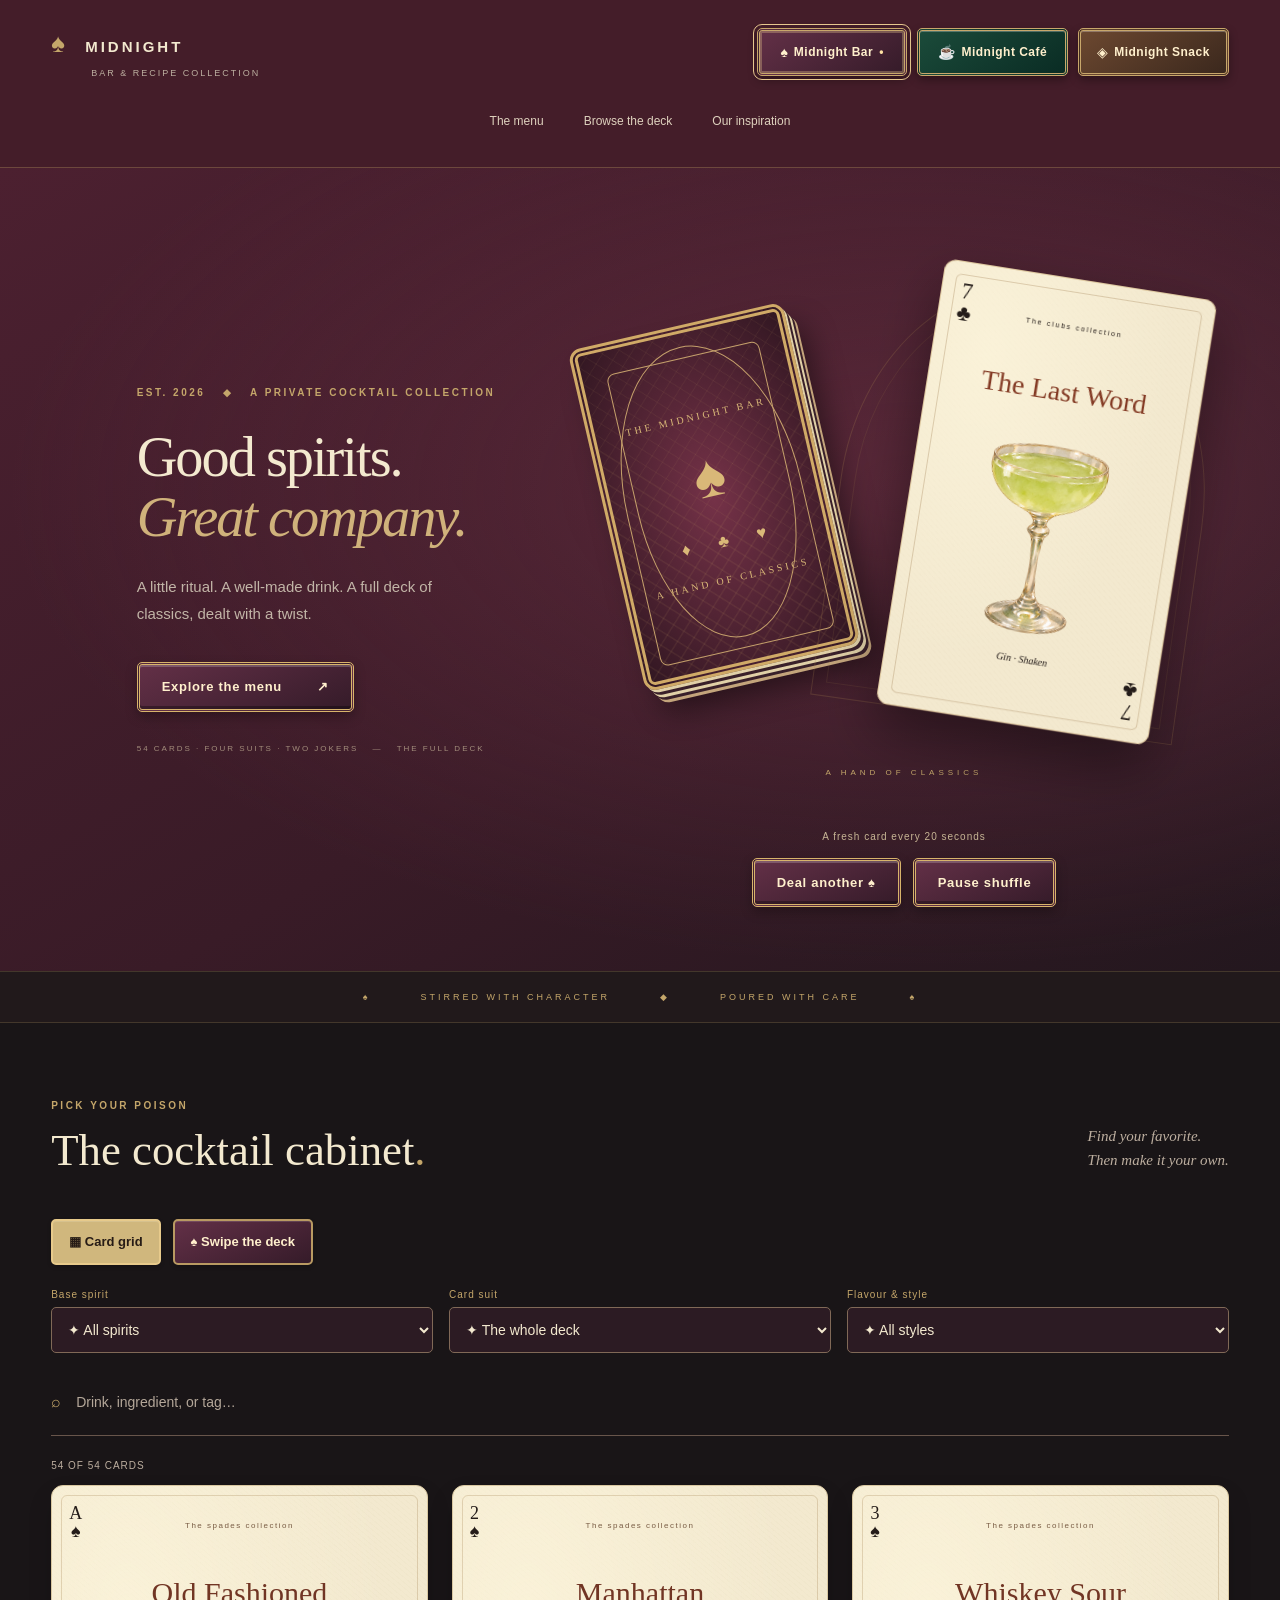
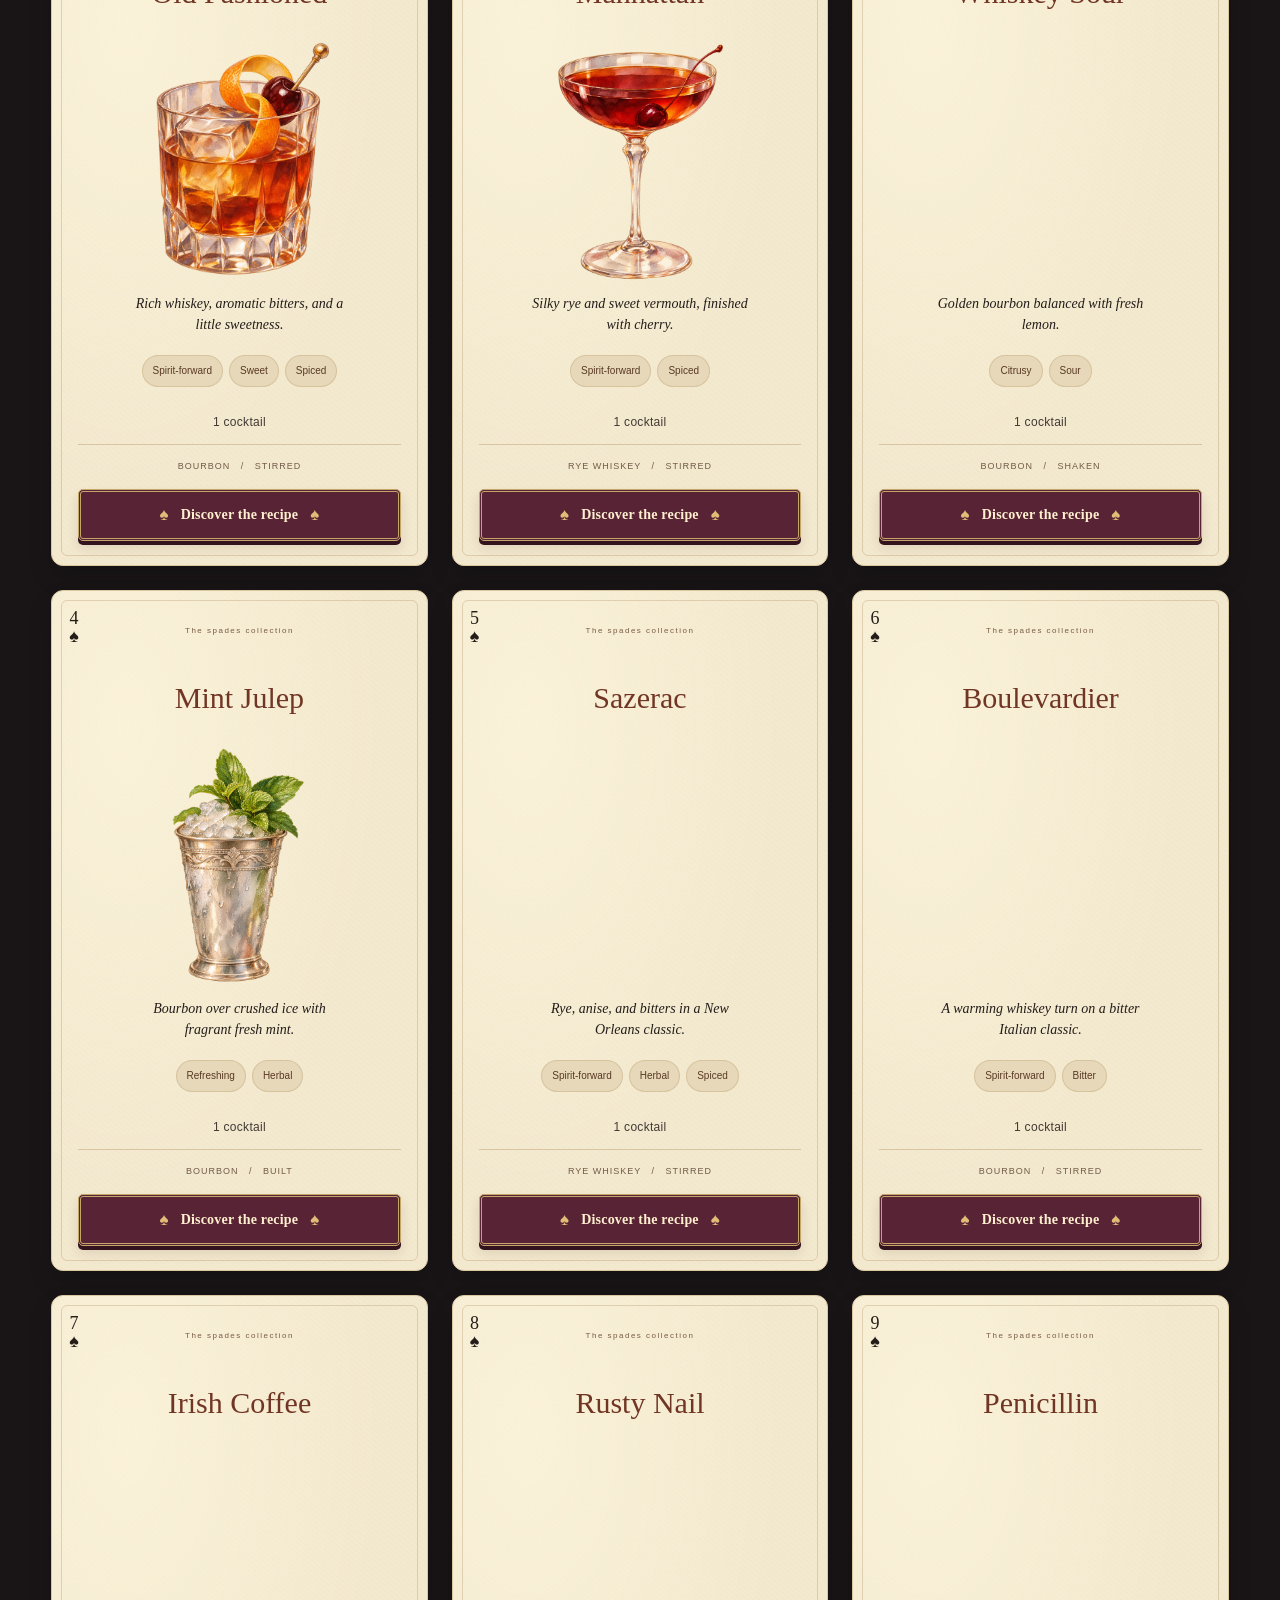
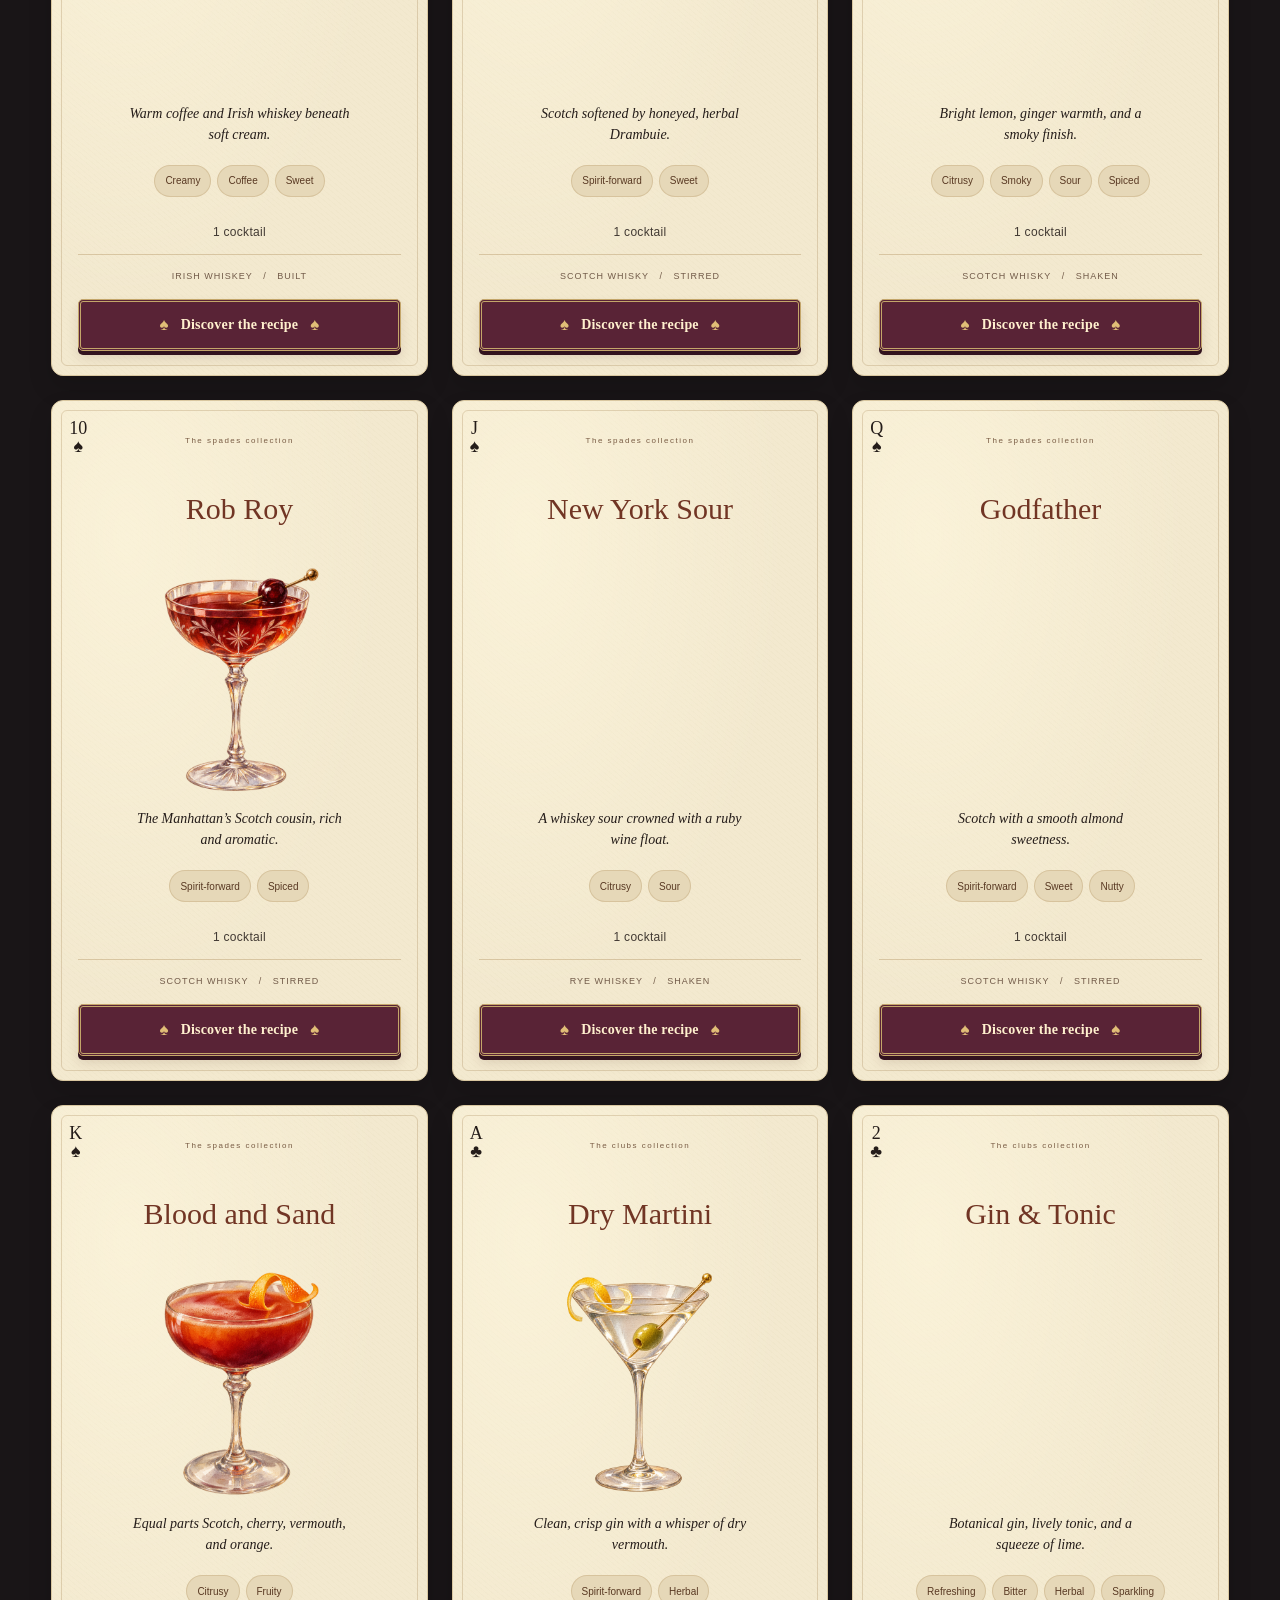
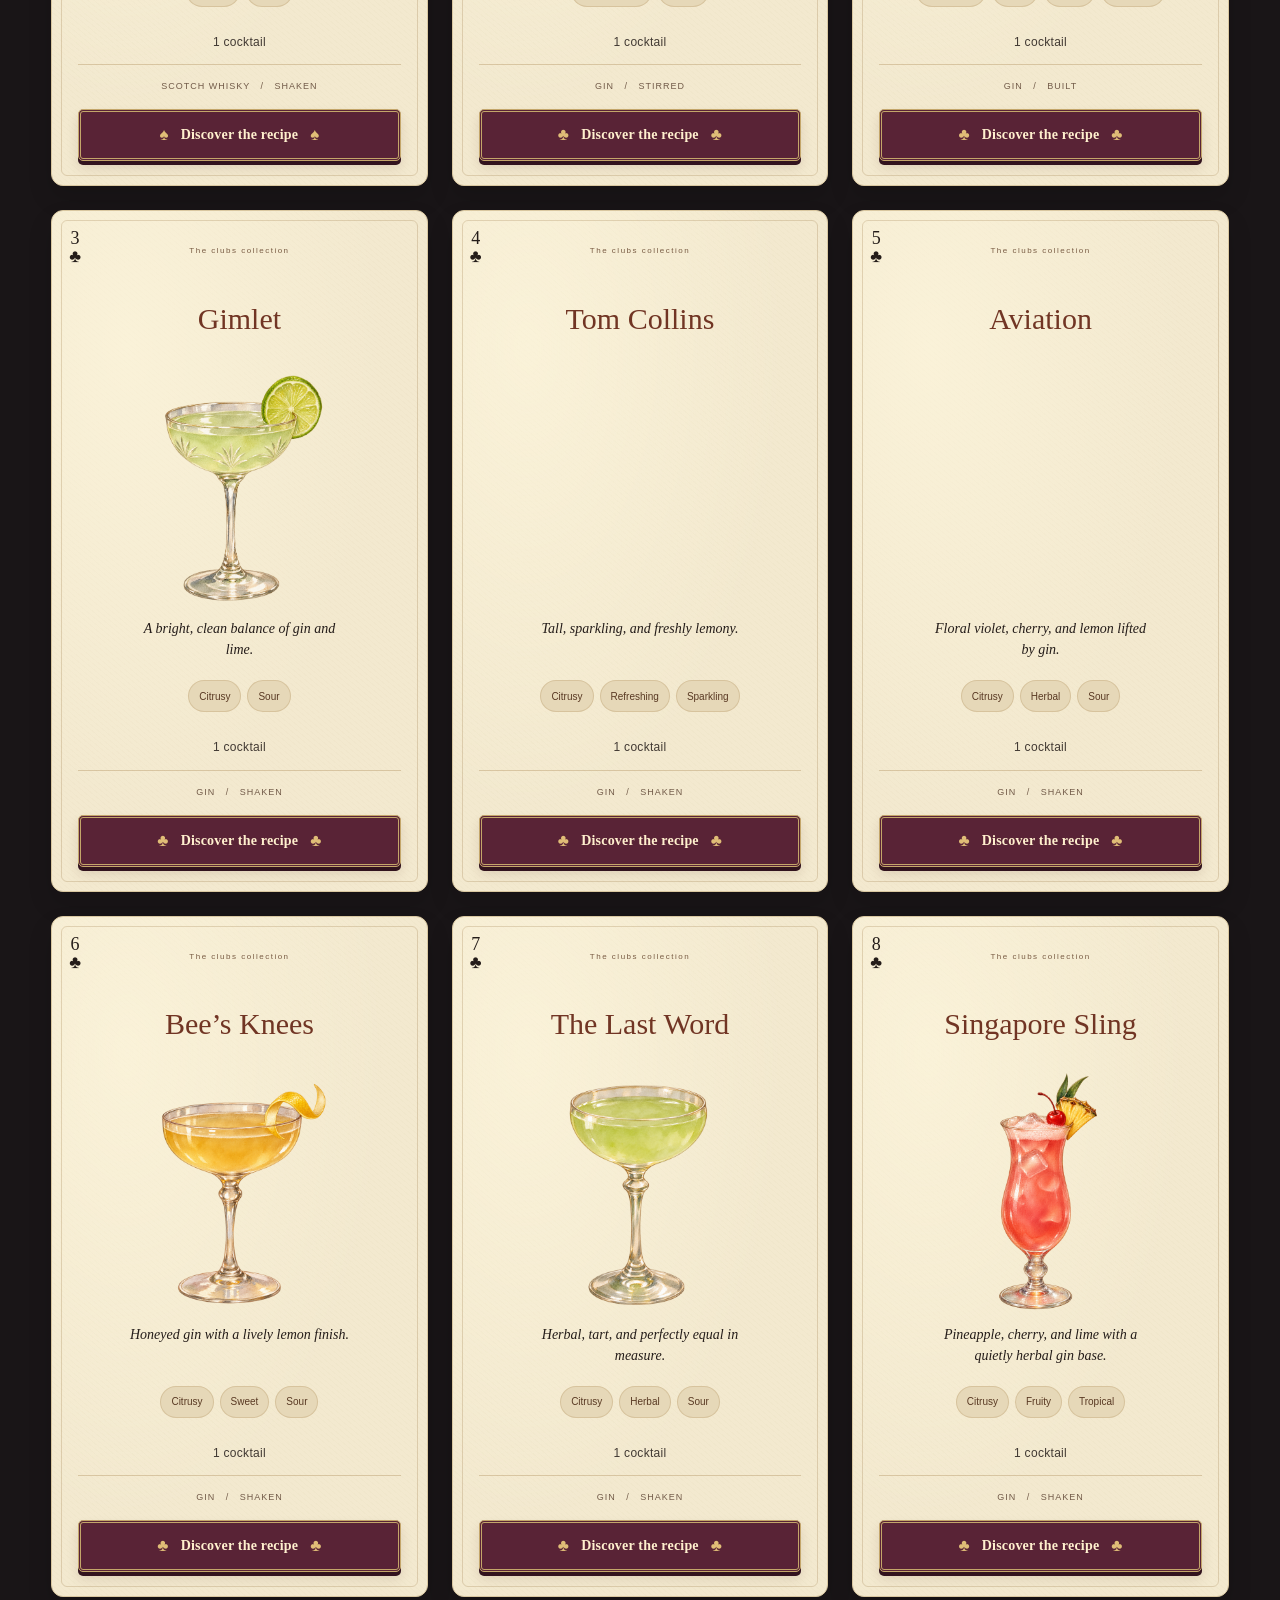
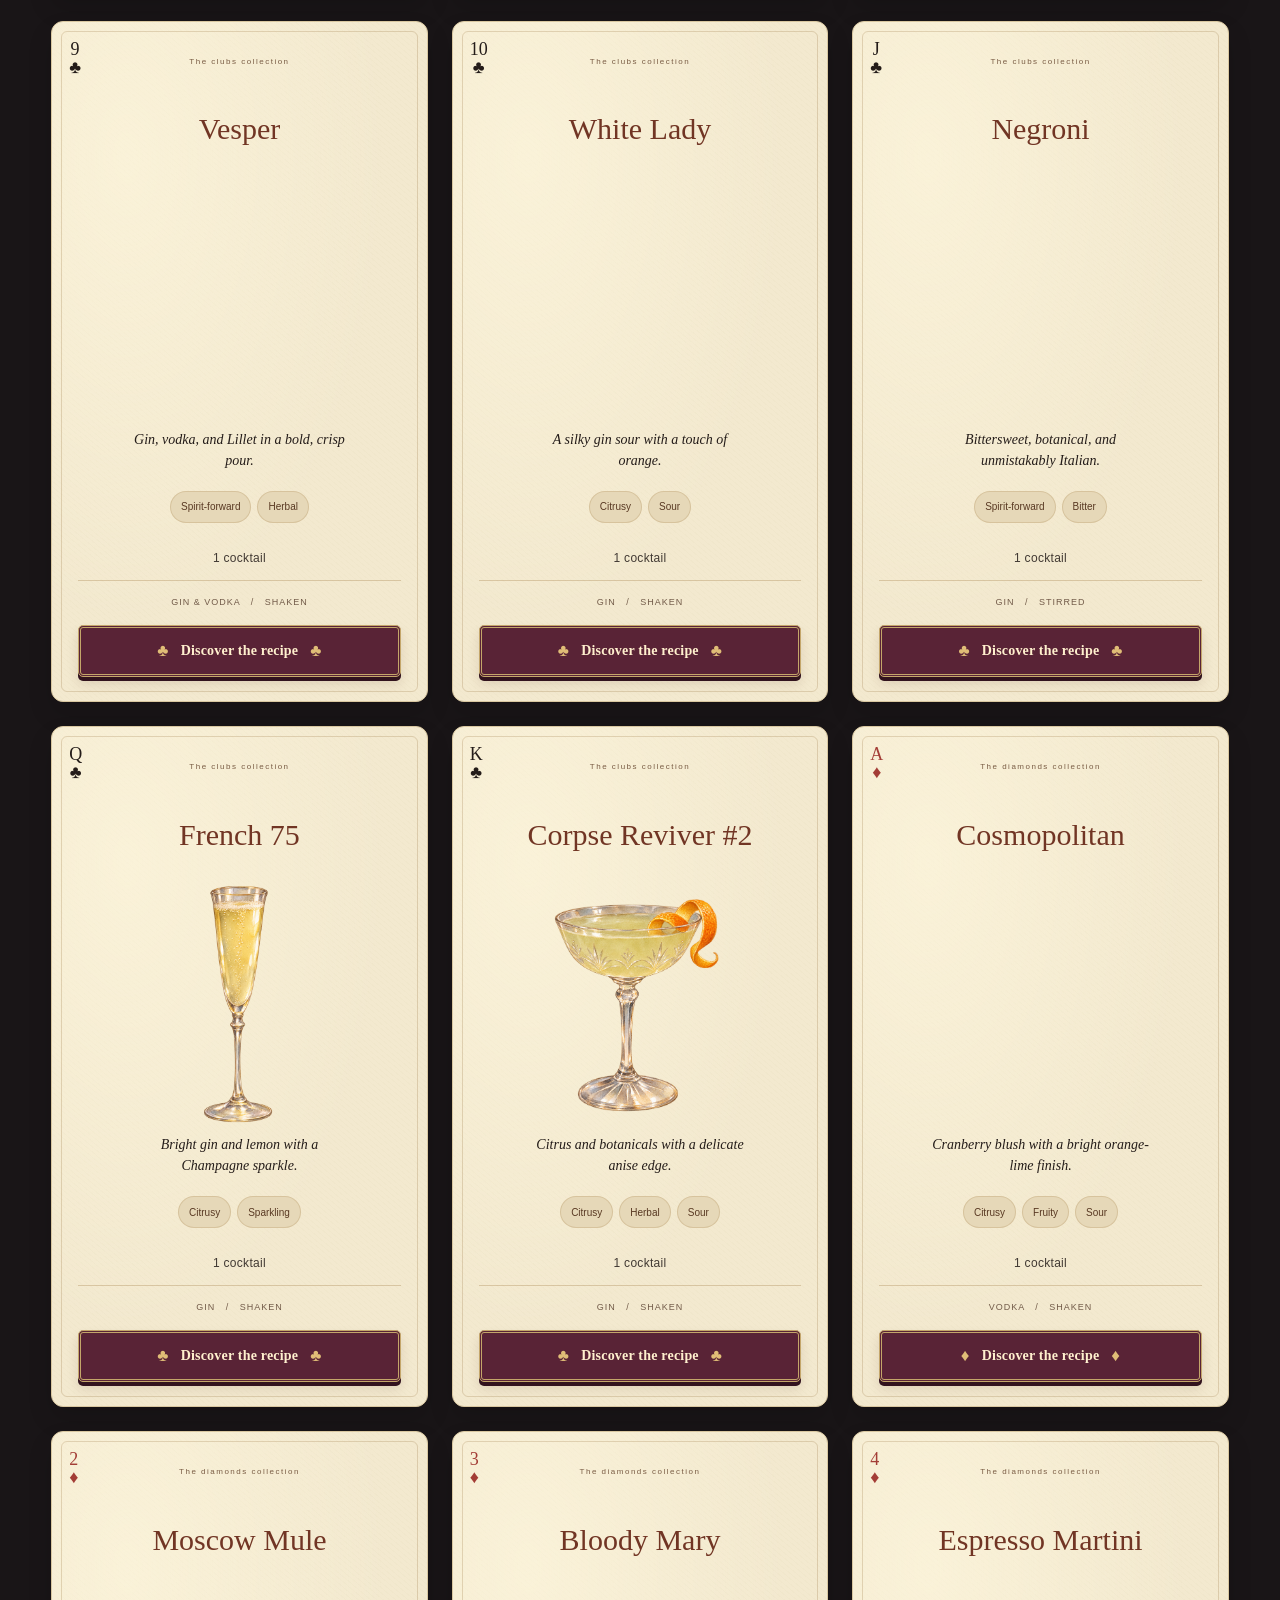
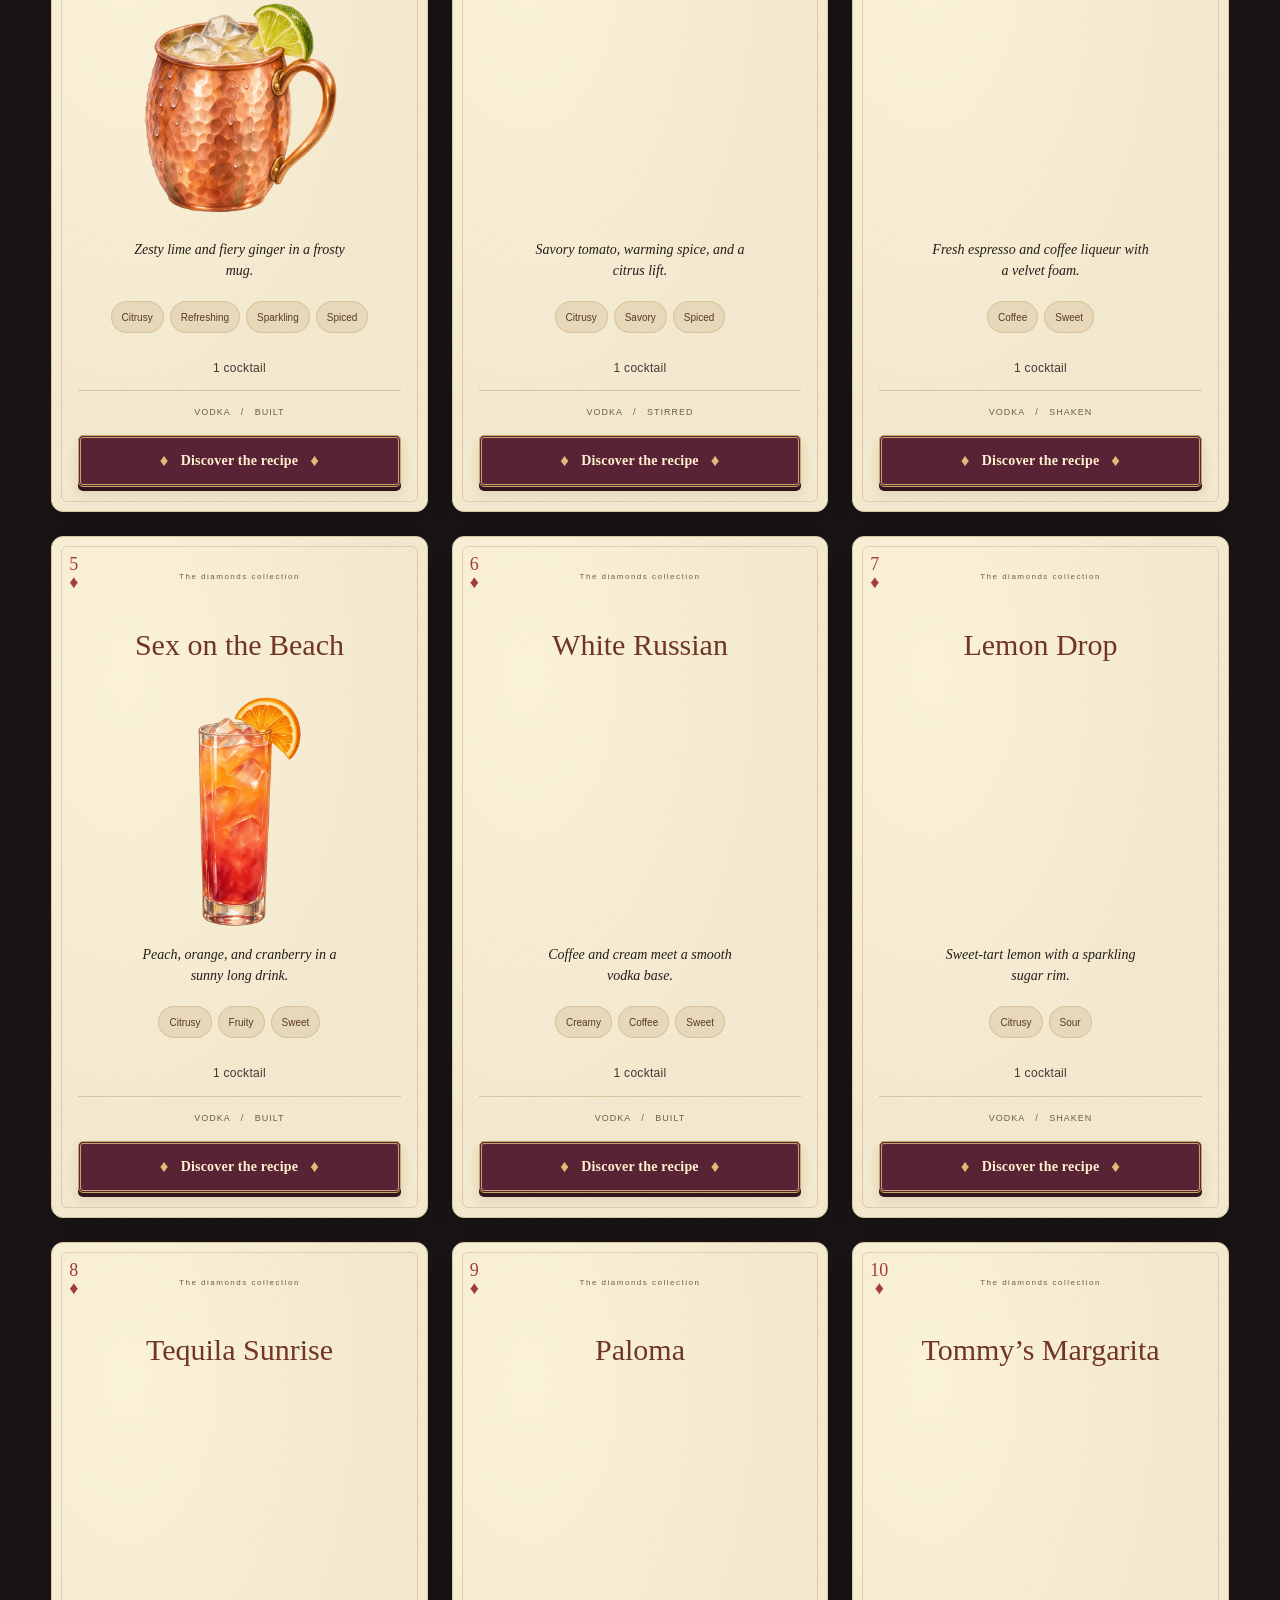
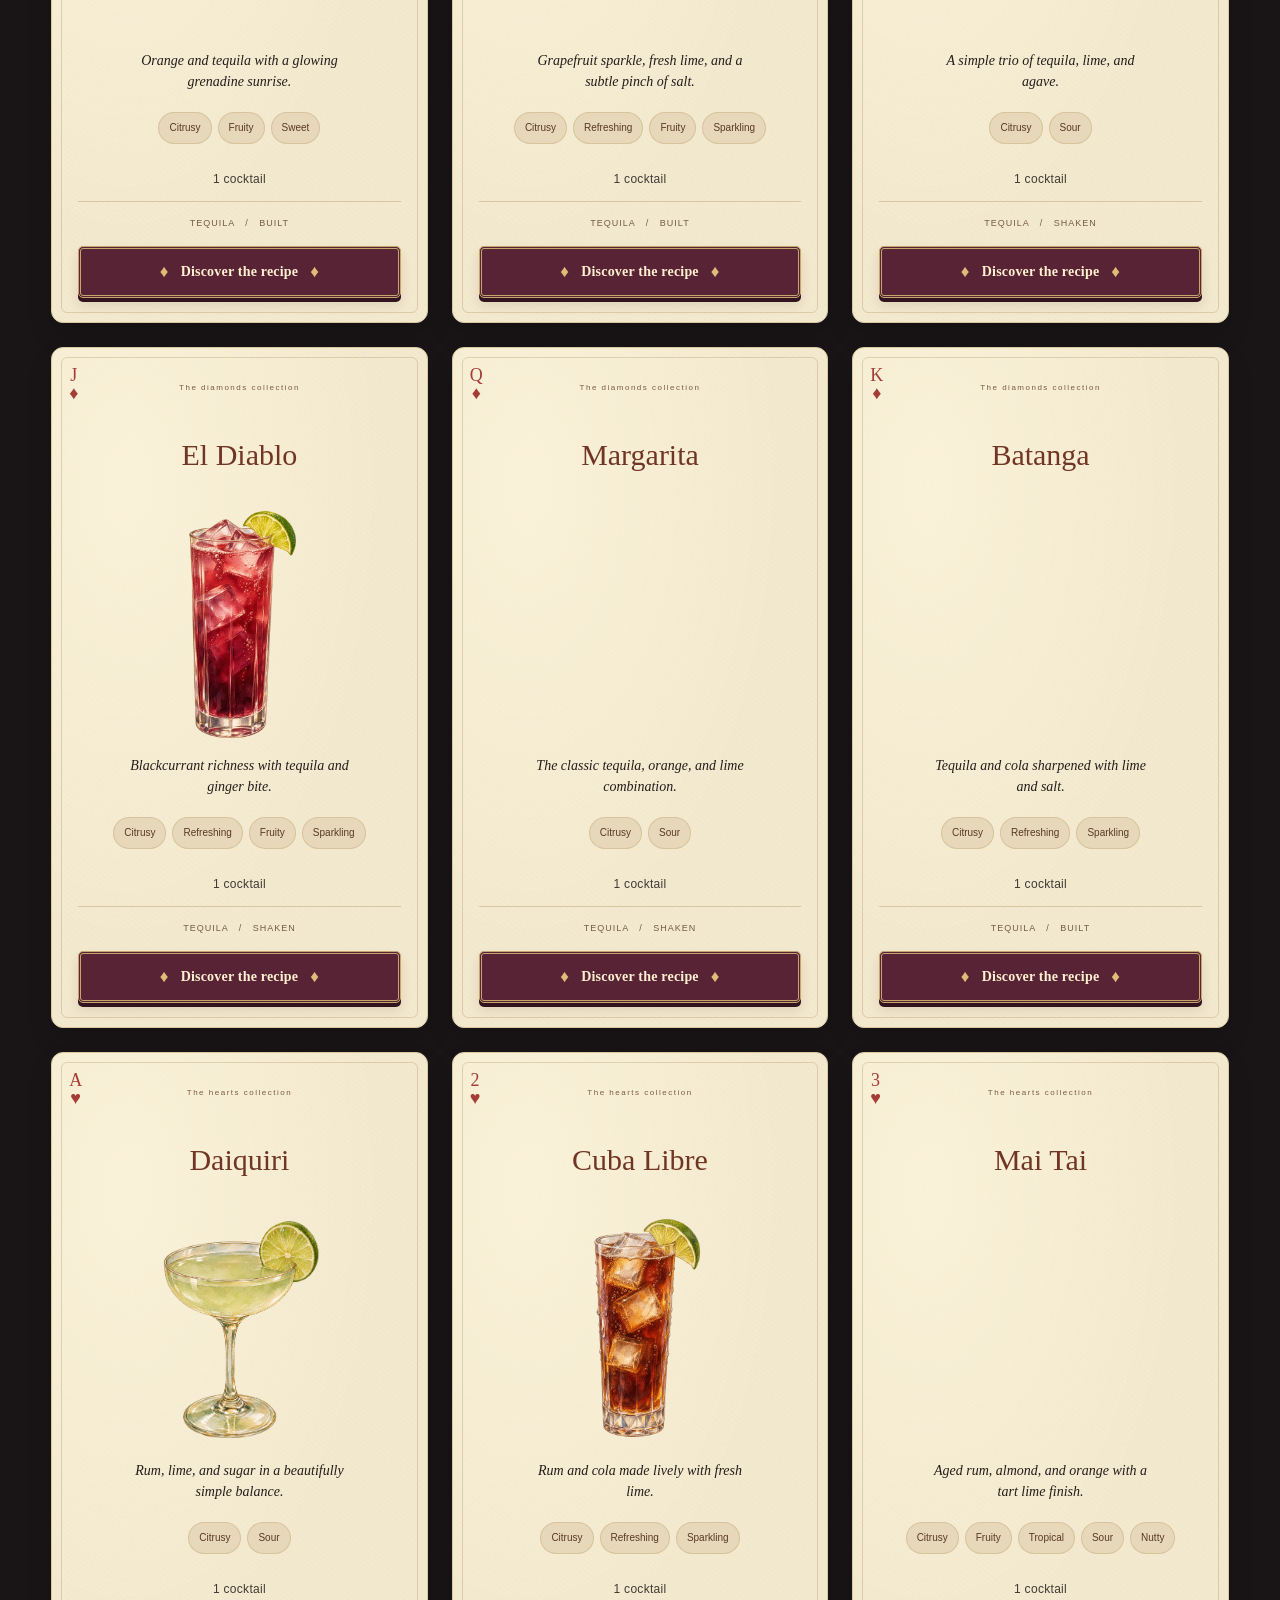
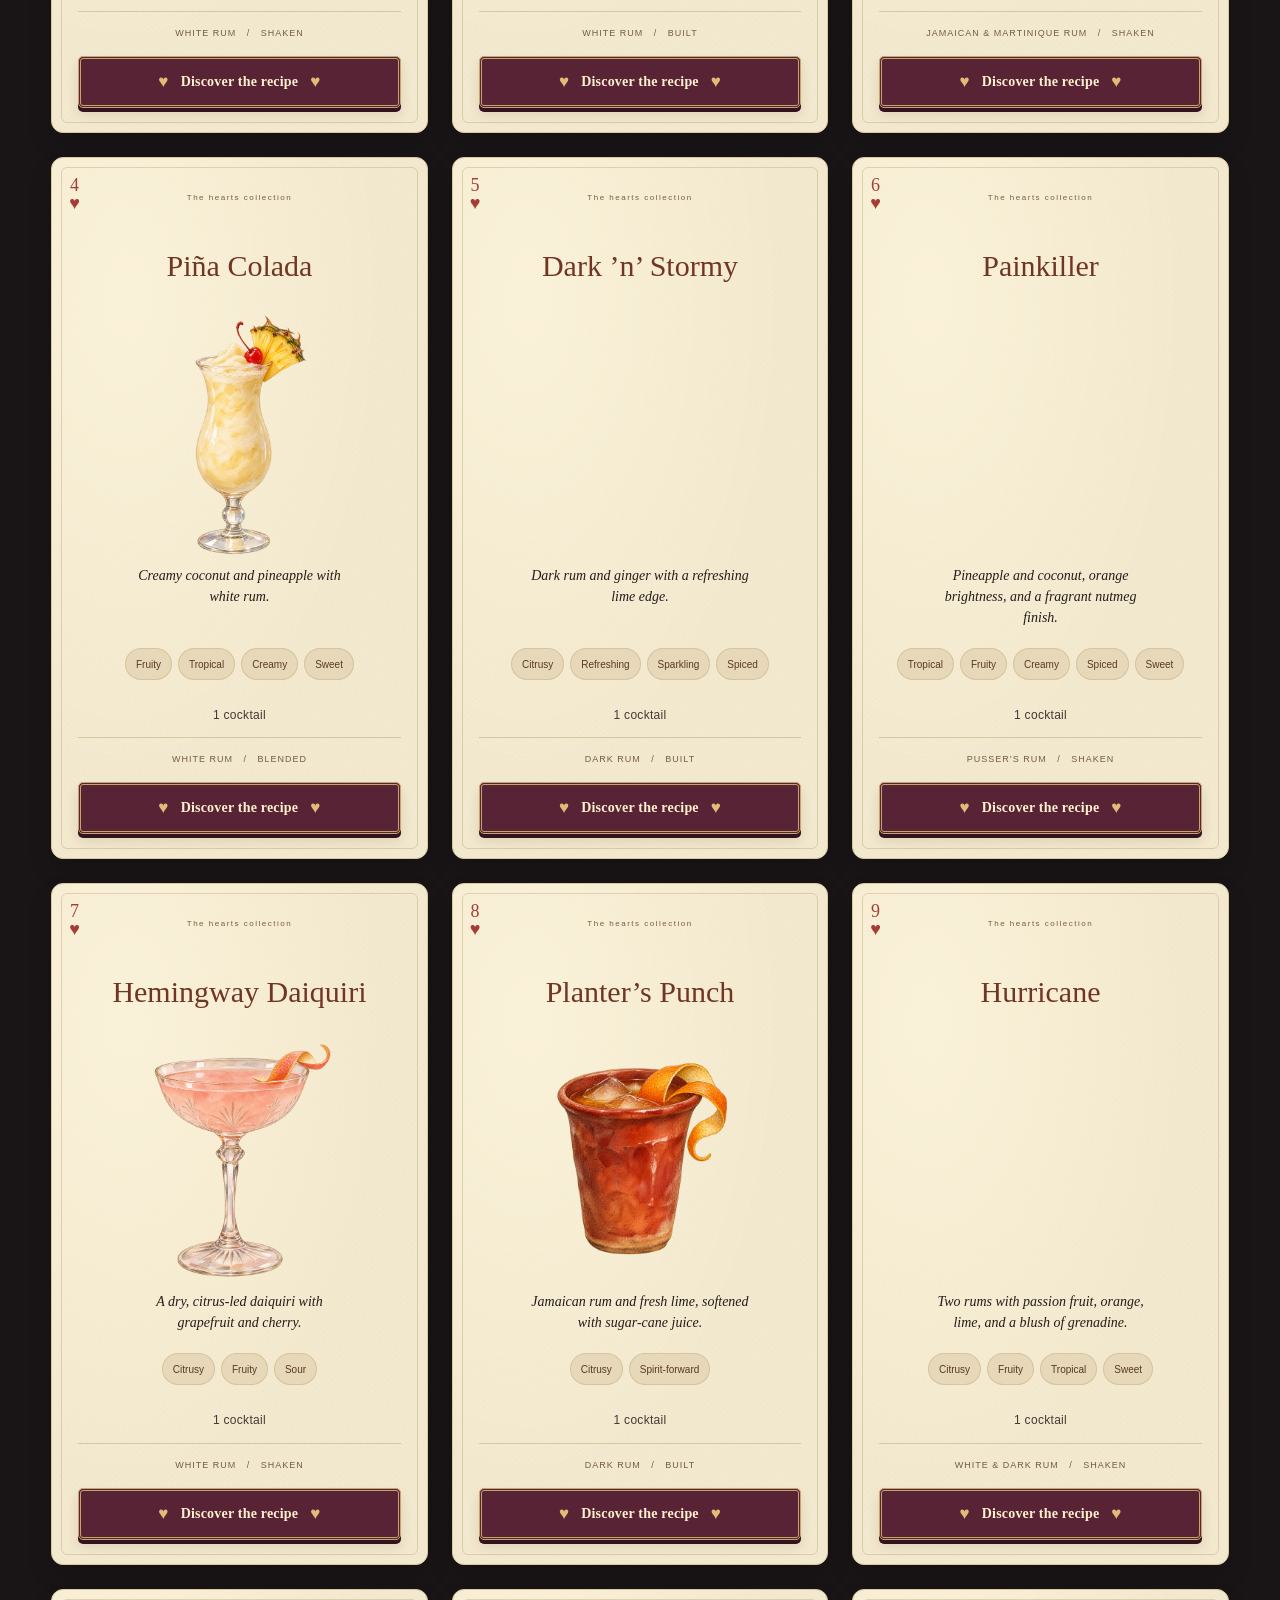
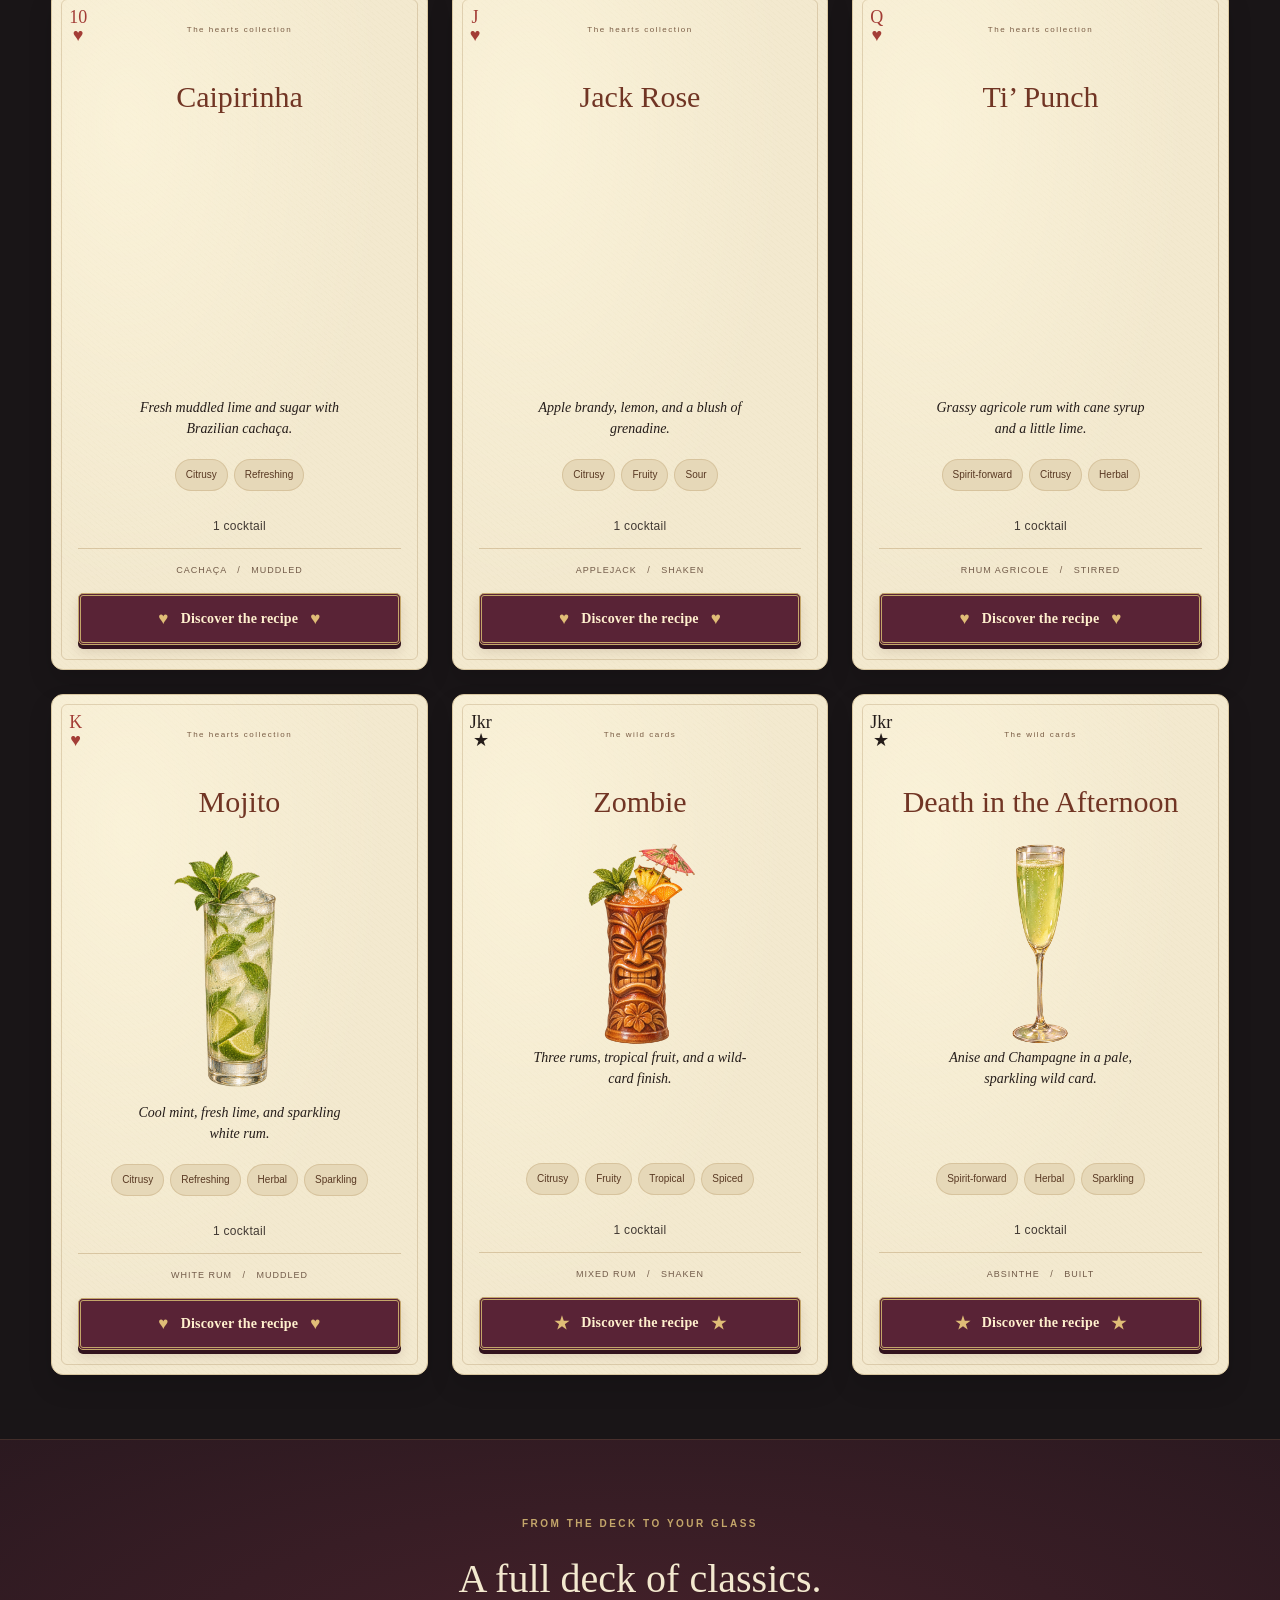
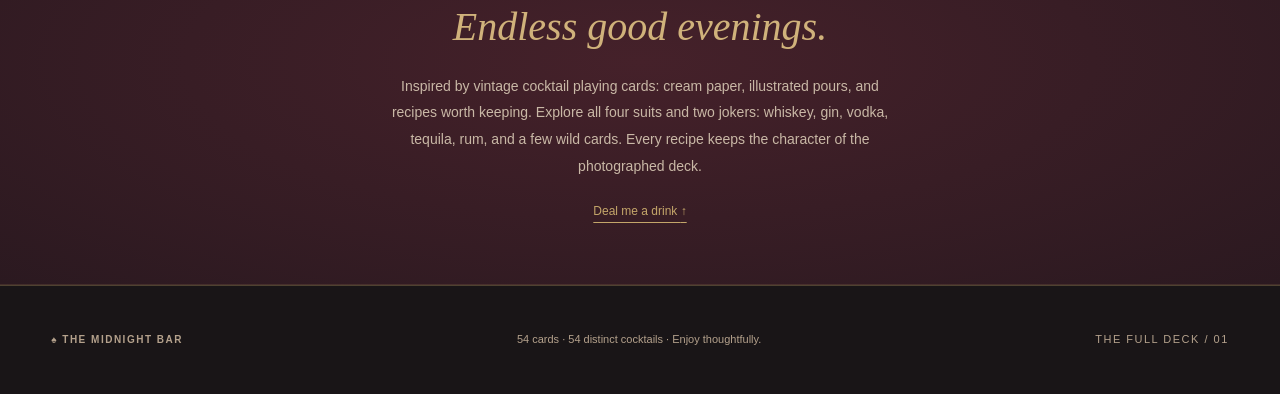
<file: index.html>
<!doctype html>
<html lang="en">
<head><meta charset="utf-8"><meta name="viewport" content="width=device-width,initial-scale=1"><meta name="theme-color" content="#231116"><meta name="description" content="A full deck of 54 cocktail recipe cards. An illustrated recipe collection from The Midnight Bar."><title>The Midnight Bar — A hand of classics</title><link rel="stylesheet" href="styles.css?v=12"><script src="landing.js?v=2"></script><link rel="stylesheet" href="selected-card.css?v=1"><link rel="stylesheet" href="hero-deal.css?v=2"><script src="selected-card.js?v=1"></script><script src="recipes.js?v=8" defer></script><script src="artwork.js?v=8" defer></script><script src="illustrations.js?v=8" defer></script><script src="app.js?v=12" defer></script><script src="hero.js?v=13" defer></script><script src="deck-view.js?v=9" defer></script><link rel=stylesheet href=filter-layout.css?v=1><link rel="stylesheet" href="room-links.css?v=1"><link rel="stylesheet" href="collection-polish.css?v=1"><link rel="stylesheet" href="collection-layout.css?v=2"><link rel="stylesheet" href="regression-polish.css?v=2"></head>
<body id="top" data-room="bar">
<a class="skip" href="#menu">Skip to cocktail menu</a>
<header class="collection-header"><a class="brand" href="#home" aria-label="The Midnight Bar home"><span aria-hidden="true">♠</span> MIDNIGHT <small>BAR & RECIPE COLLECTION</small></a><nav class="room-navigation" aria-label="Midnight Collection rooms"><a class="room-door to-bar" href="#top" aria-current="page"><span aria-hidden="true">♠</span> Midnight Bar</a><a class="room-door to-cafe" href="coffee/#top"><span aria-hidden="true">☕</span> Midnight Café</a><a class="room-door to-snack" href="snack/#top"><span aria-hidden="true">◈</span> Midnight Snack</a></nav><nav class="local-navigation" aria-label="On this page"><a href="#menu">The menu</a><a href="#deck">Browse the deck</a><a href="#story">Our inspiration</a></nav></header>
<main>
<section class="hero" id="home"><div class="hero-copy"><p class="eyebrow">EST. 2026 <span>◆</span> A PRIVATE COCKTAIL COLLECTION</p><h1>Good spirits.<br><em>Great company.</em></h1><p class="intro">A little ritual. A well-made drink. A full deck of classics, dealt with a twist.</p><a class="button" href="#menu">Explore the menu <span aria-hidden="true">↗</span></a><p class="hero-note">54 CARDS · FOUR SUITS · TWO JOKERS <span>—</span> THE FULL DECK</p><div class="hero-controls"><p>A fresh card every 20 seconds</p><button type="button" id="hero-next">Deal another ♠</button><button type="button" id="hero-pause" aria-pressed="false">Pause shuffle</button></div></div><div class="hero-art" role="region" aria-label="Featured cocktail" aria-live="off"><div class="dealing-deck" aria-hidden="true"><div class="deck-emblem"><small>THE MIDNIGHT BAR</small>♠<span>♦ ♣ ♥</span><small>A HAND OF CLASSICS</small></div></div><div class="halo" aria-hidden="true"></div><div class="ghost-card" aria-hidden="true">♠</div><div class="featured-card"><span class="corner">A<br>♠</span><p class="card-kicker">THE ORIGINAL CLASSIC</p><h2>Old<br><em>Fashioned</em></h2><div id="hero-drink"></div><p class="card-caption">Bourbon · bitters · a little sweetness</p><span class="corner bottom">A<br>♠</span></div><span class="art-note">A HAND OF CLASSICS</span></div></section>
<div class="divider" aria-hidden="true"><span>♠</span><span>STIRRED WITH CHARACTER</span><span>◆</span><span>POURED WITH CARE</span><span>♠</span></div>
<section class="menu-section" id="menu"><div class="section-heading"><div><p class="eyebrow">PICK YOUR POISON</p><h2>The cocktail cabinet<span>.</span></h2></div><p>Find your favorite.<br>Then make it your own.</p></div><div class="view-switch" role="group" aria-label="Menu view"><button id="view-grid" type="button" aria-pressed="true" aria-controls="cards"><span aria-hidden="true">&#9638;</span> Card grid</button><button id="view-deck" type="button" aria-pressed="false" aria-controls="deck"><span aria-hidden="true">&#9824;</span> Swipe the deck</button></div><div class="toolbar">
<label class="spirit-filter" for="spirit">Base spirit<select id="spirit"><option value="all">✦ All spirits</option><option value="whiskey">♠ Whiskey</option><option value="gin">♣ Gin</option><option value="vodka">♦ Vodka</option><option value="tequila">♦ Tequila</option><option value="rum">♥ Rum</option><option value="cachaca">♥ Cachaça</option><option value="applejack">♥ Applejack</option><option value="absinthe">★ Absinthe</option></select></label>
<label class="spirit-filter" for="suit">Card suit<select id="suit"><option value="all">✦ The whole deck</option><option value="♠">♠ Spades</option><option value="♣">♣ Clubs</option><option value="♦">♦ Diamonds</option><option value="♥">♥ Hearts</option><option value="★">★ Jokers</option></select></label>
<label class="spirit-filter" for="style">Flavour &amp; style<select id="style"><option value="all">✦ All styles</option></select></label>
<div class="filter-summary"><span id="active-filters" aria-live="polite"></span><button type="button" id="clear-filters" hidden>Clear filters ×</button></div><label class="search"><span aria-hidden="true">⌕</span><span class="sr-only">Search cocktails, ingredients, or tags</span><input type="search" id="search" placeholder="Drink, ingredient, or tag…"></label>
</div><p id="results" class="results" aria-live="polite"></p><div class="cards" id="cards"></div><section id="deck" class="deck-view" aria-label="Swipeable cocktail deck" hidden>
<p class="deck-hint">Swipe left for the next card, right to go back.<br>Use the filters above to shape your hand.</p>
<div class="deck-controls"><button type="button" id="deck-prev" aria-label="Previous cocktail">← Previous</button><p id="deck-position" role="status" aria-live="polite" aria-atomic="true"></p><button type="button" id="deck-next" aria-label="Next cocktail">Next →</button></div>
<div id="deck-stage" class="deck-stage" tabindex="0" role="region" aria-roledescription="carousel" aria-label="Cocktail cards. Use left and right arrow keys."><div id="deck-card"></div></div><p id="deck-empty" hidden>No cards in this hand. Change a filter or choose another suit.</p>
</section><div id="empty" hidden><h3>No cocktails in this hand.</h3><p>Try “bourbon”, “lemon”, or another style.</p><button class="button" id="reset">Show all cocktails</button></div><noscript><p>Enable JavaScript to explore the interactive recipes. All 54 card recipes are also included in RECIPES.md.</p></noscript></section>
<section class="story" id="story"><p class="eyebrow">FROM THE DECK TO YOUR GLASS</p><h2>A full deck of classics.<br><em>Endless good evenings.</em></h2><p>Inspired by vintage cocktail playing cards: cream paper, illustrated pours, and recipes worth keeping. Explore all four suits and two jokers: whiskey, gin, vodka, tequila, rum, and a few wild cards. Every recipe keeps the character of the photographed deck.</p><a href="#menu">Deal me a drink <span aria-hidden="true">↑</span></a></section>
</main><footer><a class="brand" href="#home">♠ THE MIDNIGHT BAR</a><p>54 cards · 54 distinct cocktails · Enjoy thoughtfully.</p><span>THE FULL DECK / 01</span></footer>
<dialog id="recipe" aria-labelledby="recipe-title"><button class="close" aria-label="Close recipe">×</button><div id="recipe-content"></div></dialog>
<button id="back-to-top" class="back-to-top" type="button" aria-label="Return to top" title="Return to top"><span aria-hidden="true">↑</span></button>
</body></html>
</file>
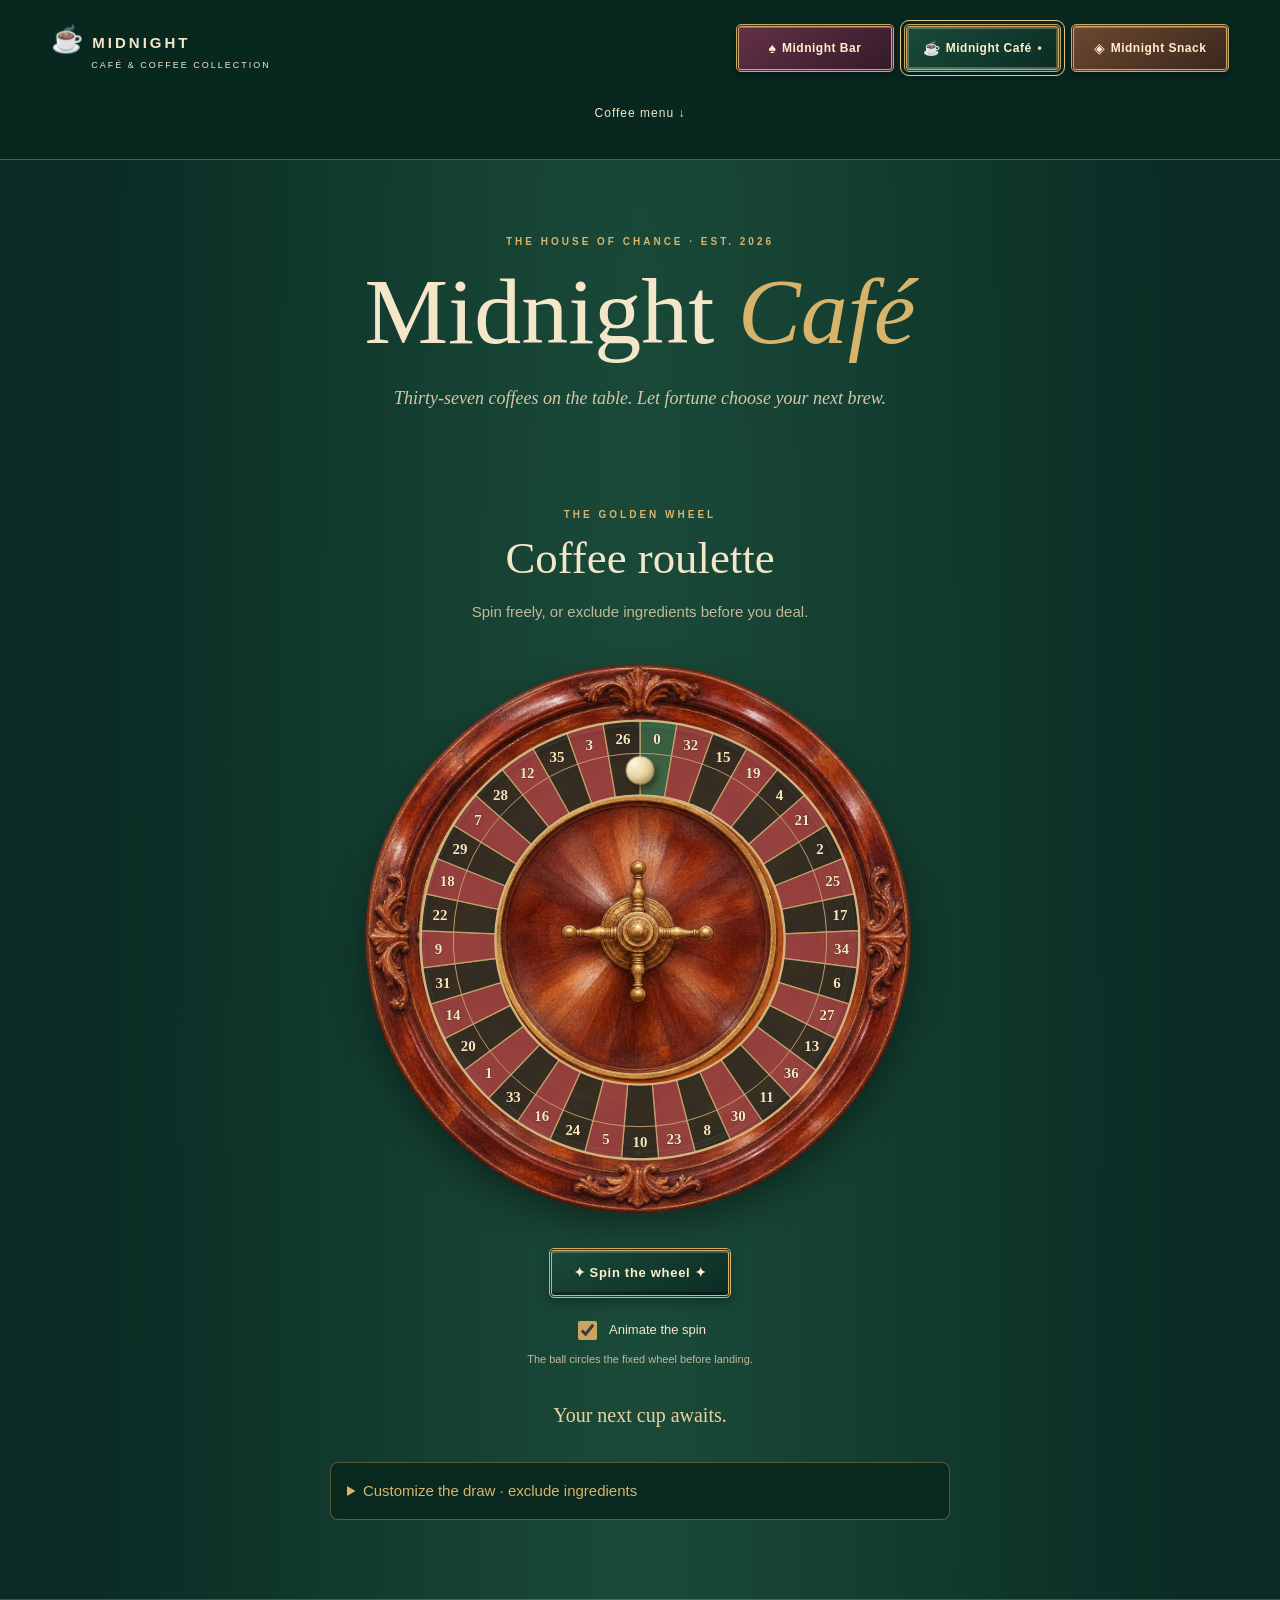
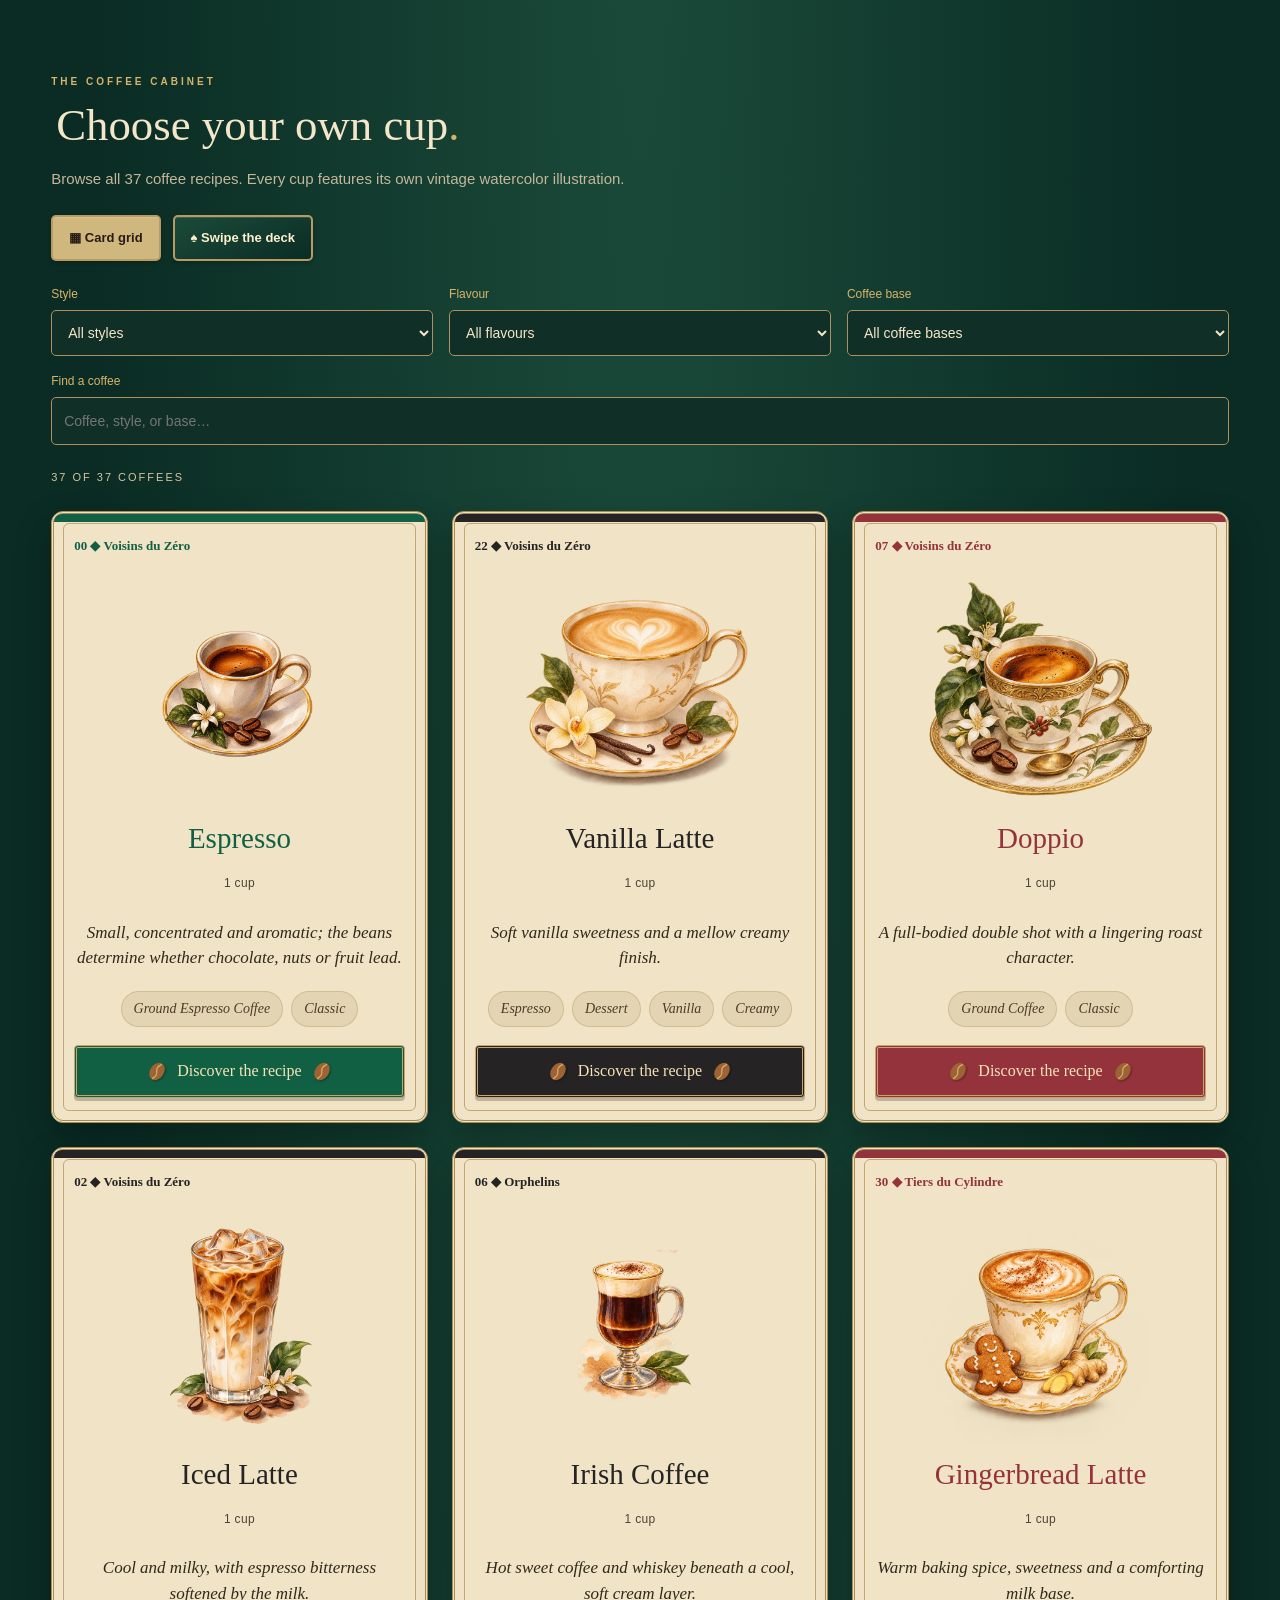
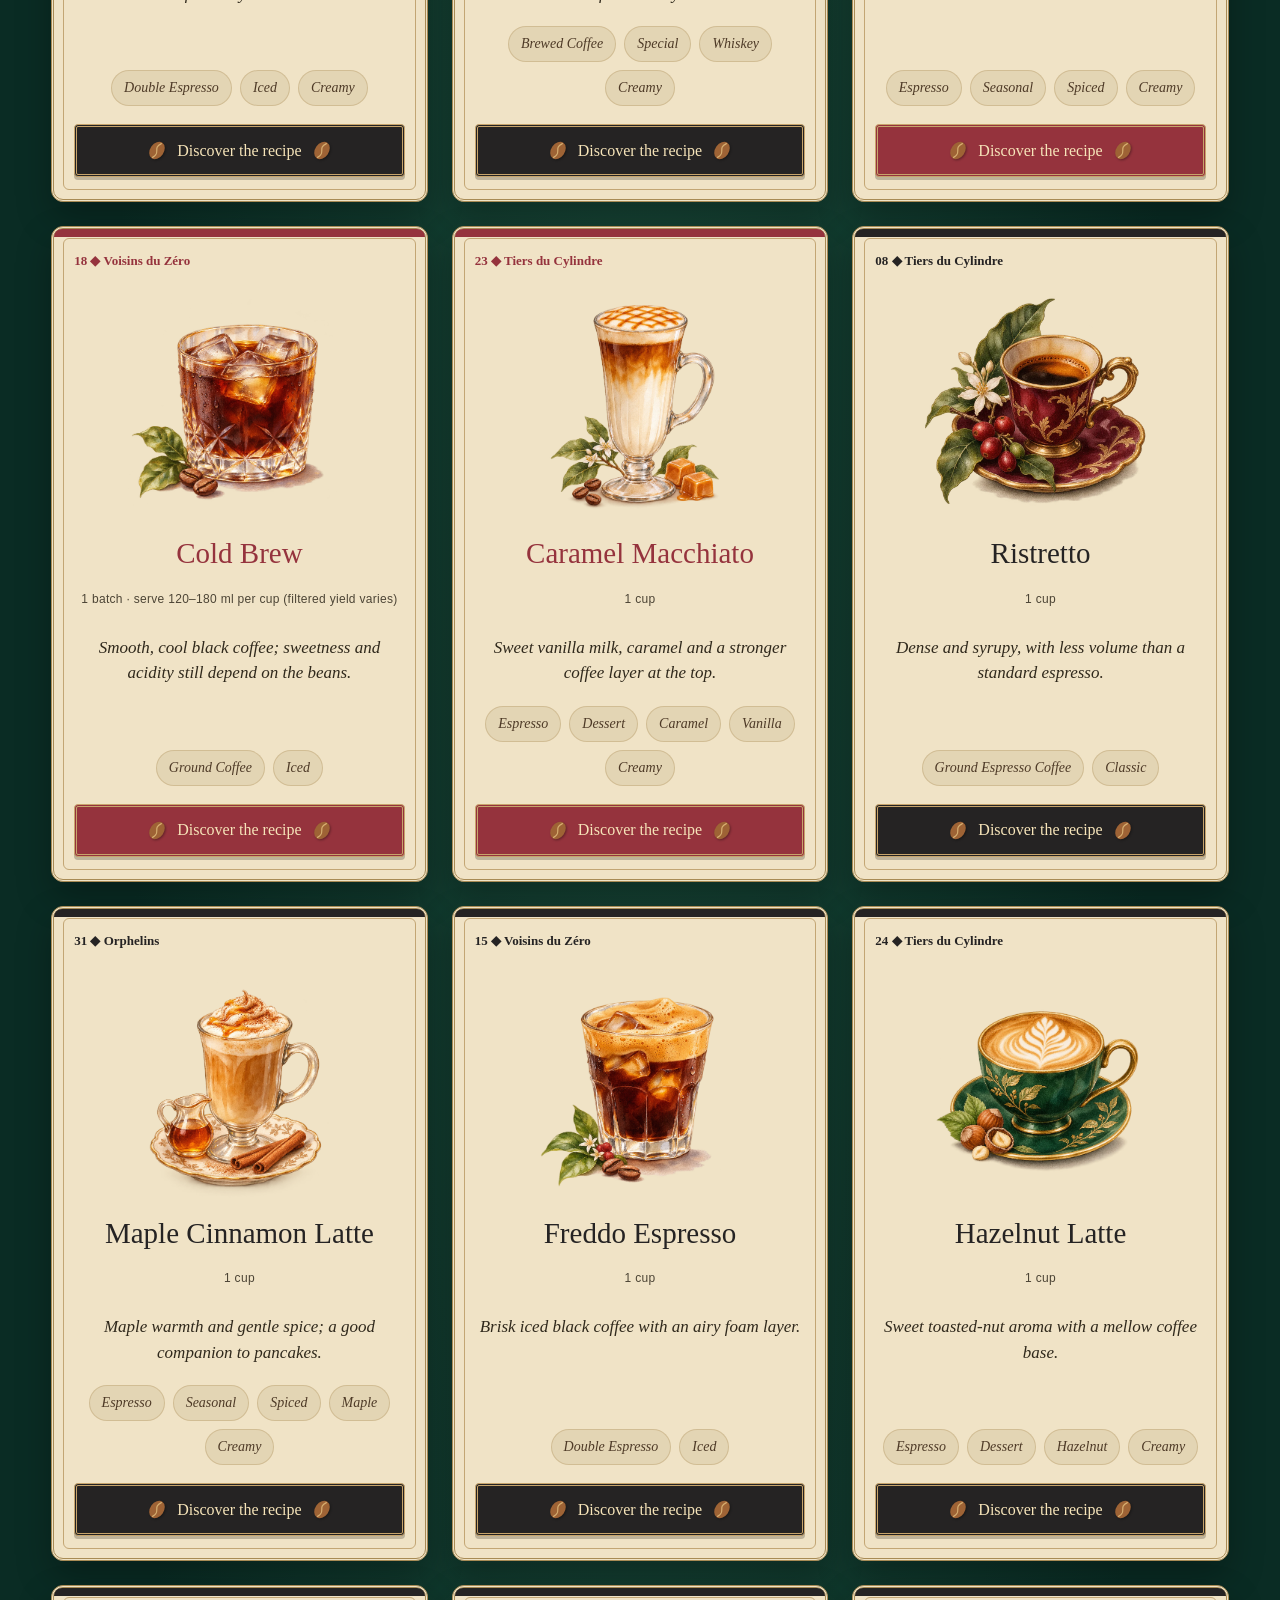
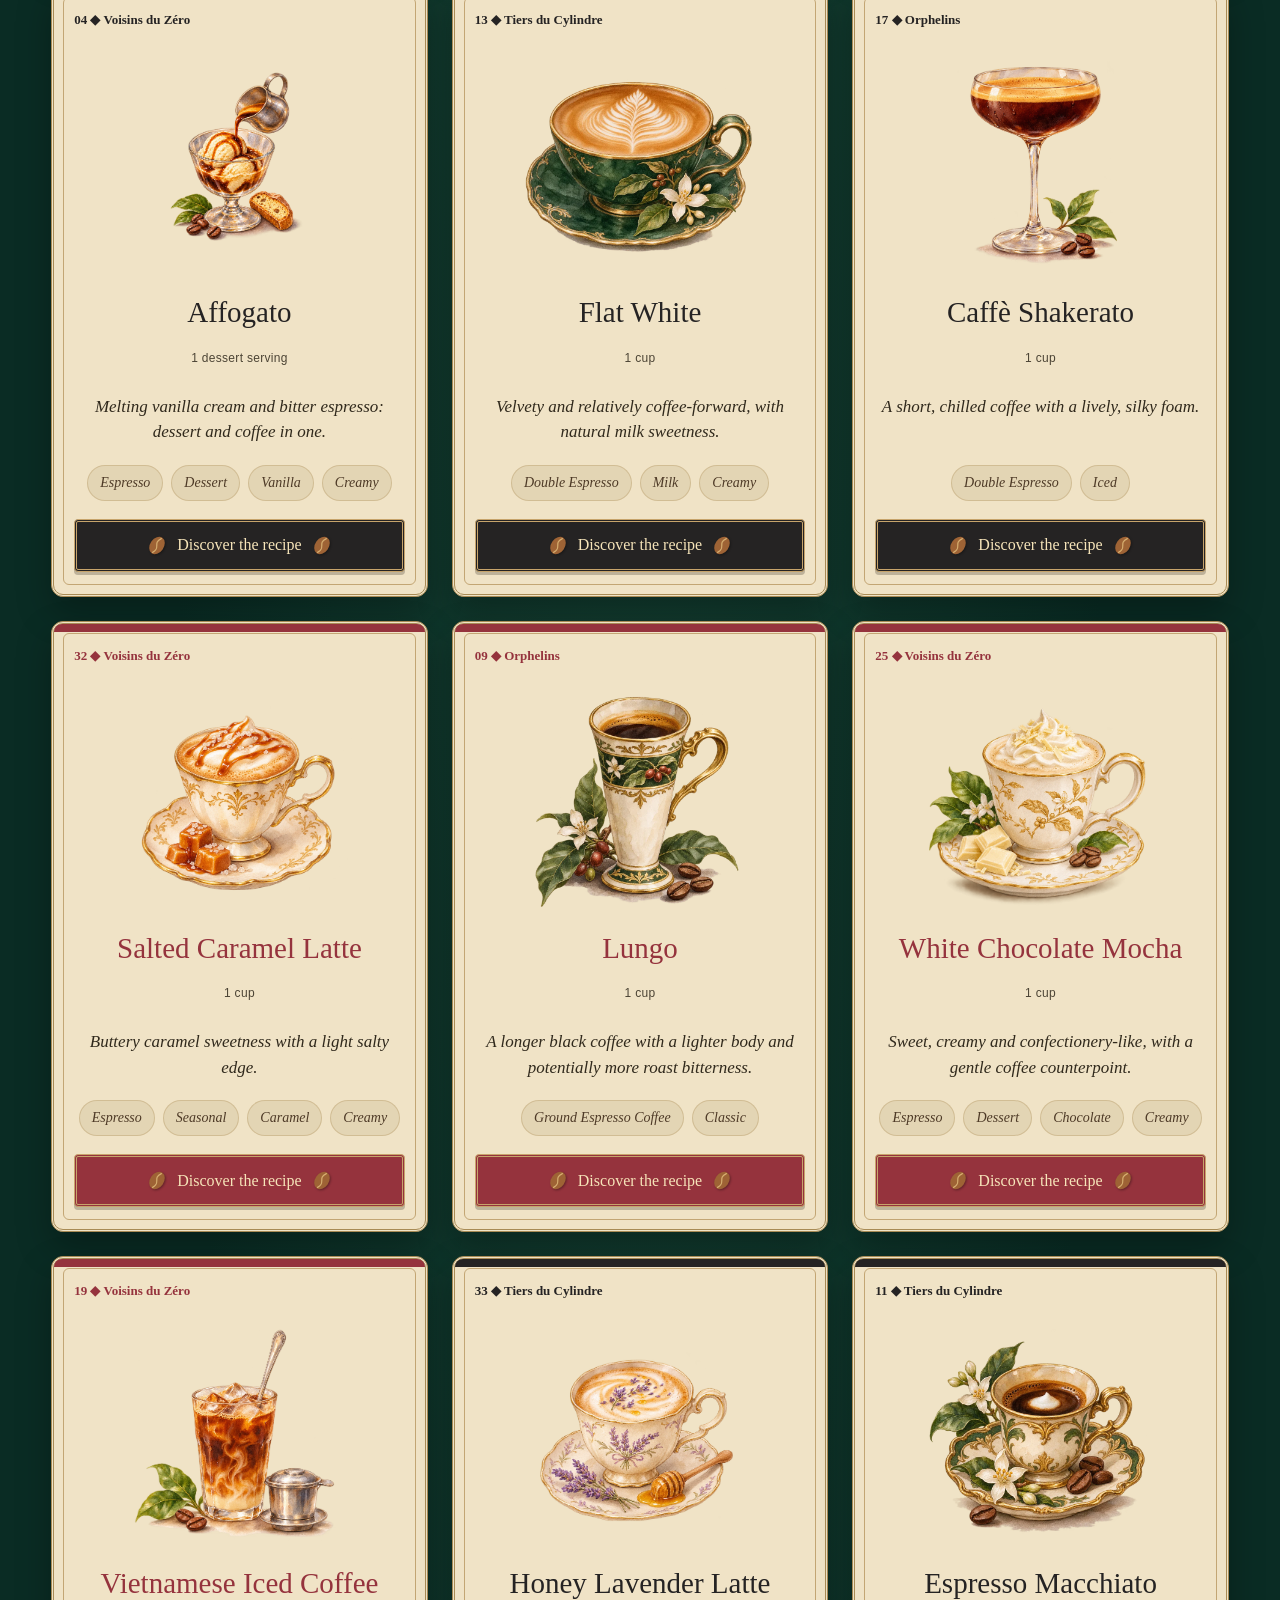
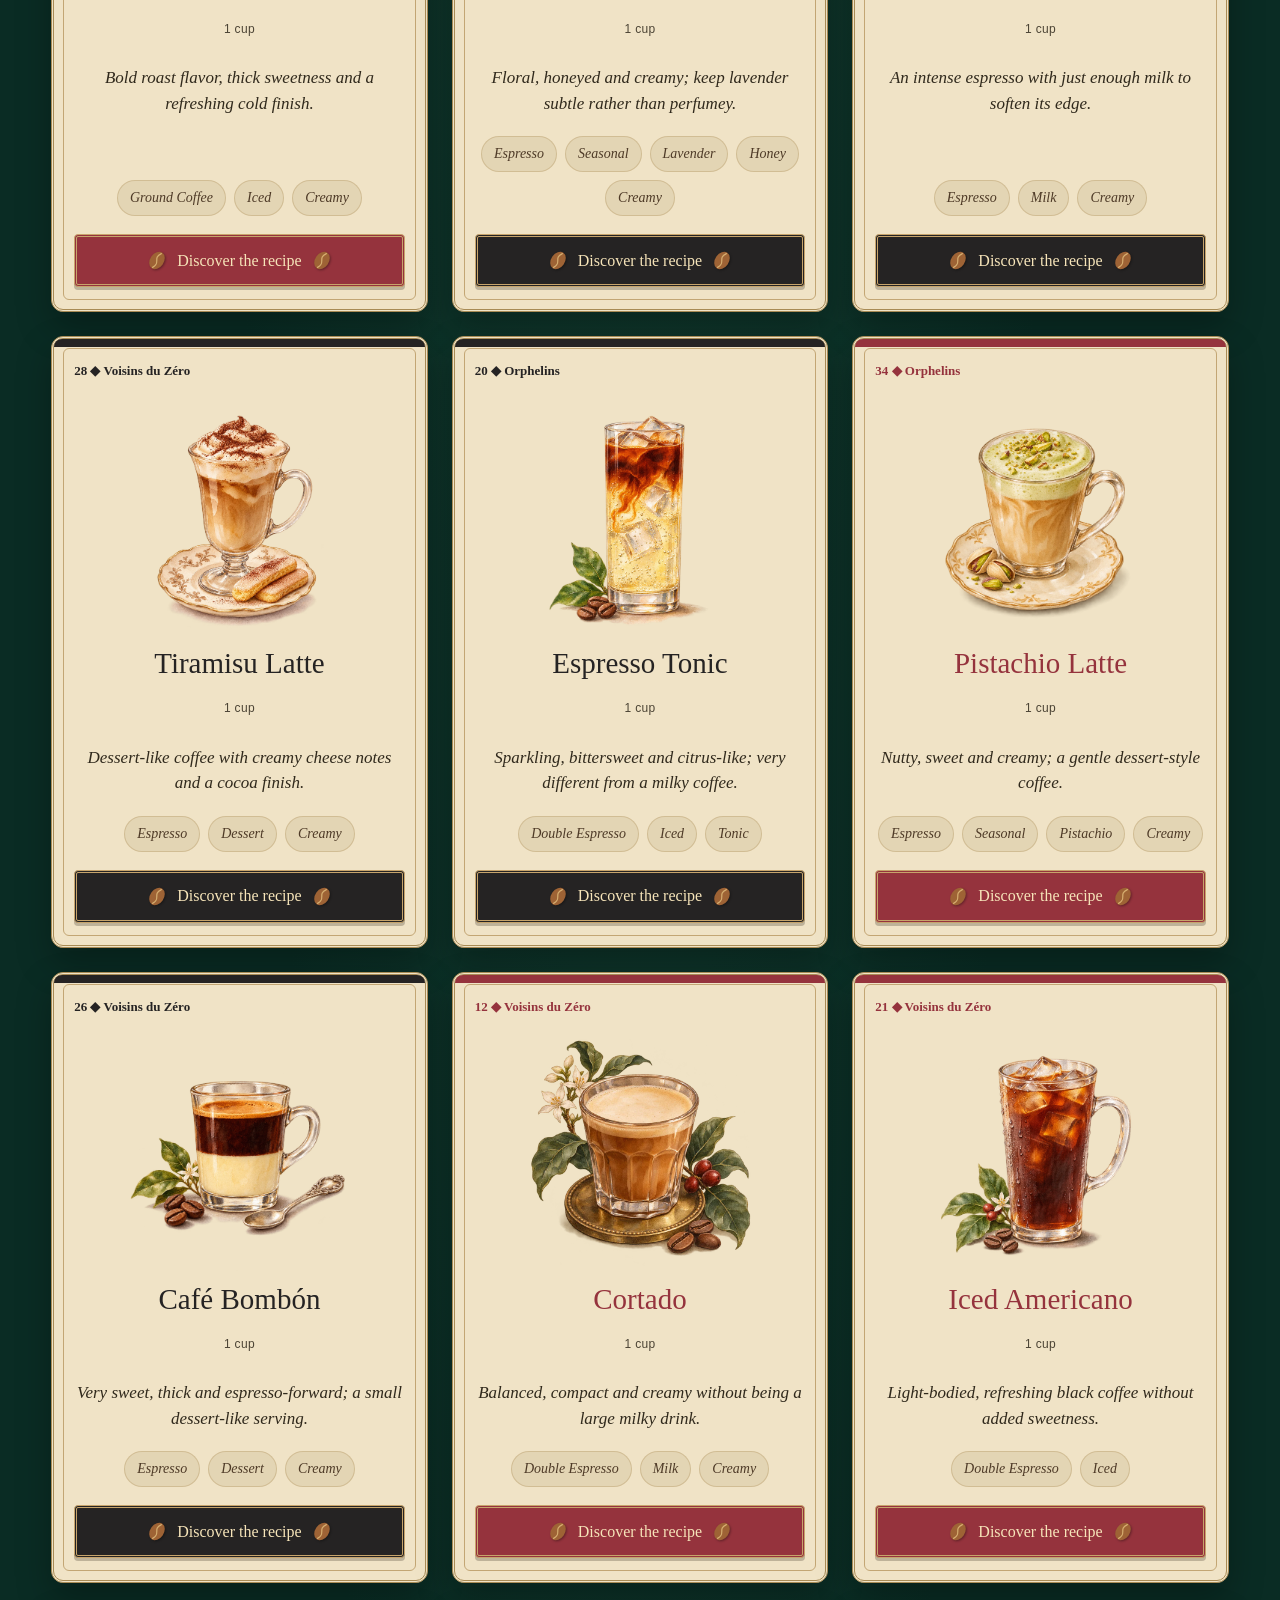
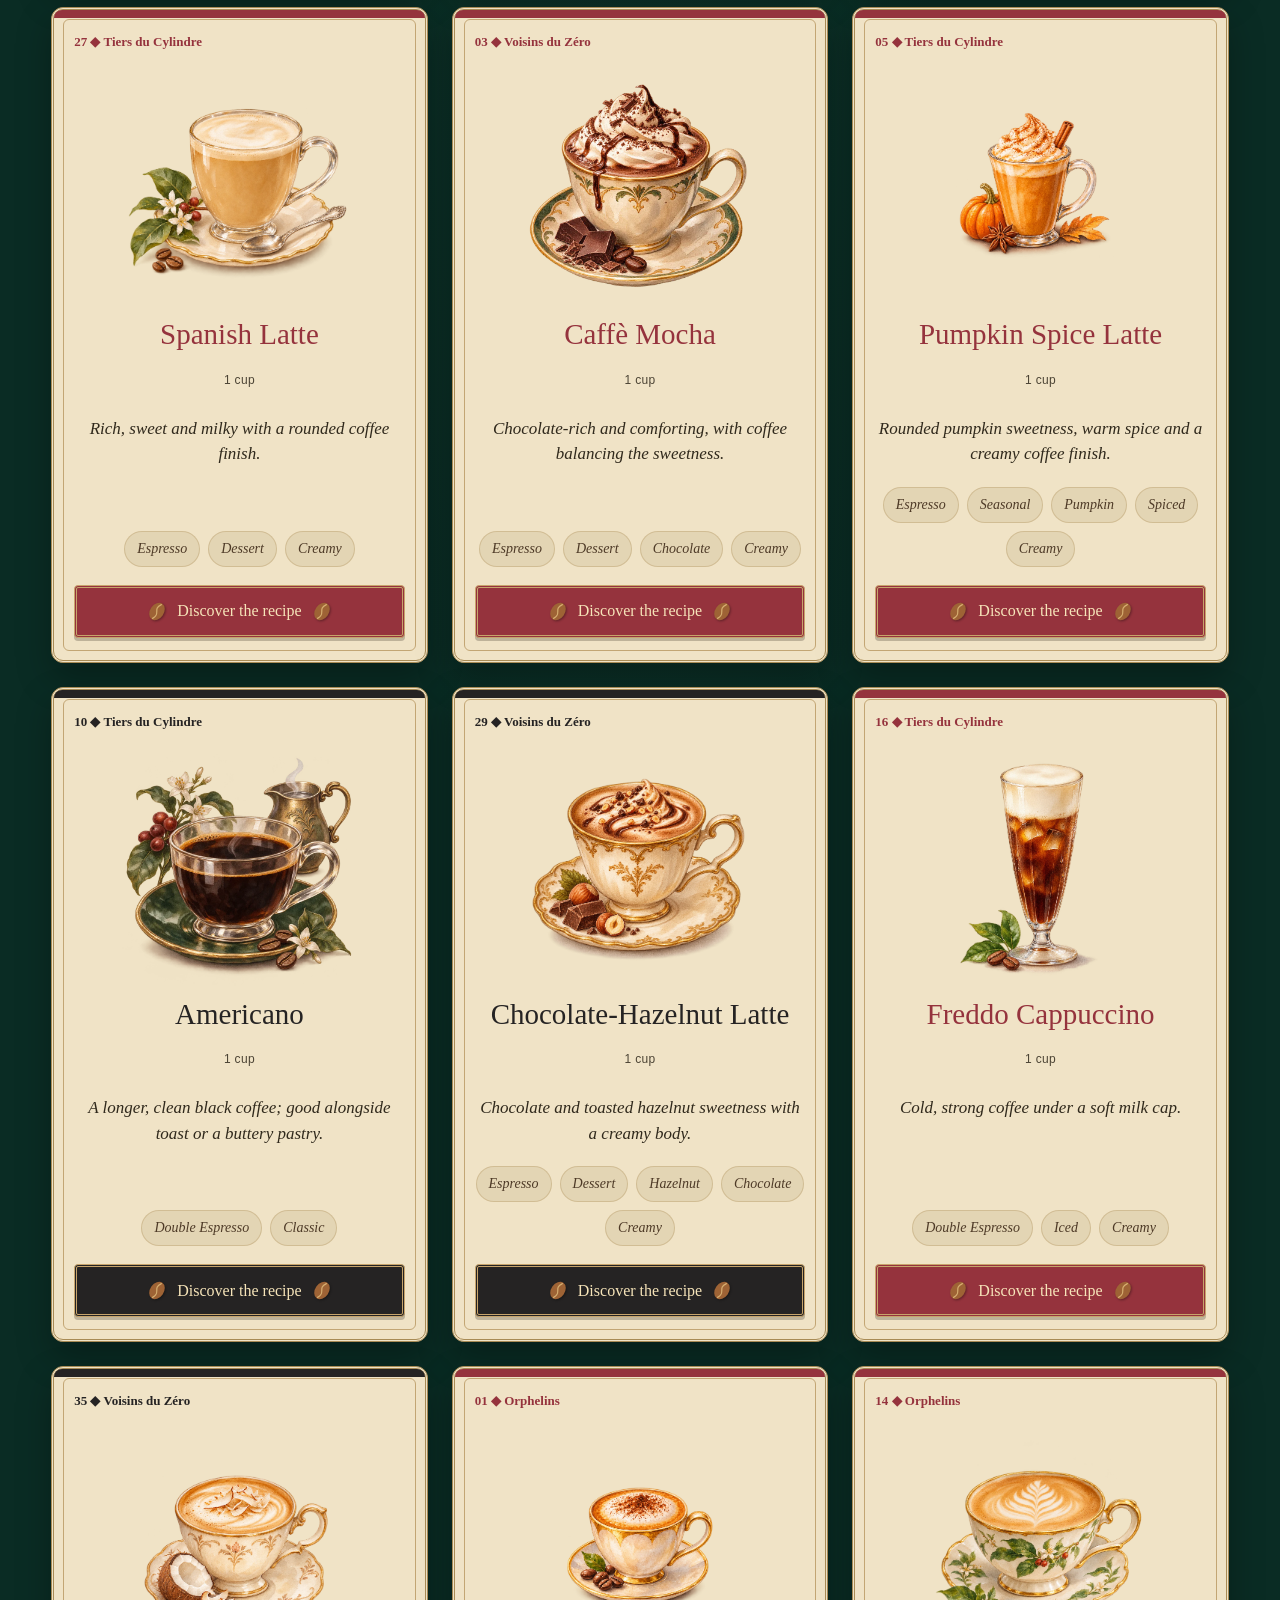
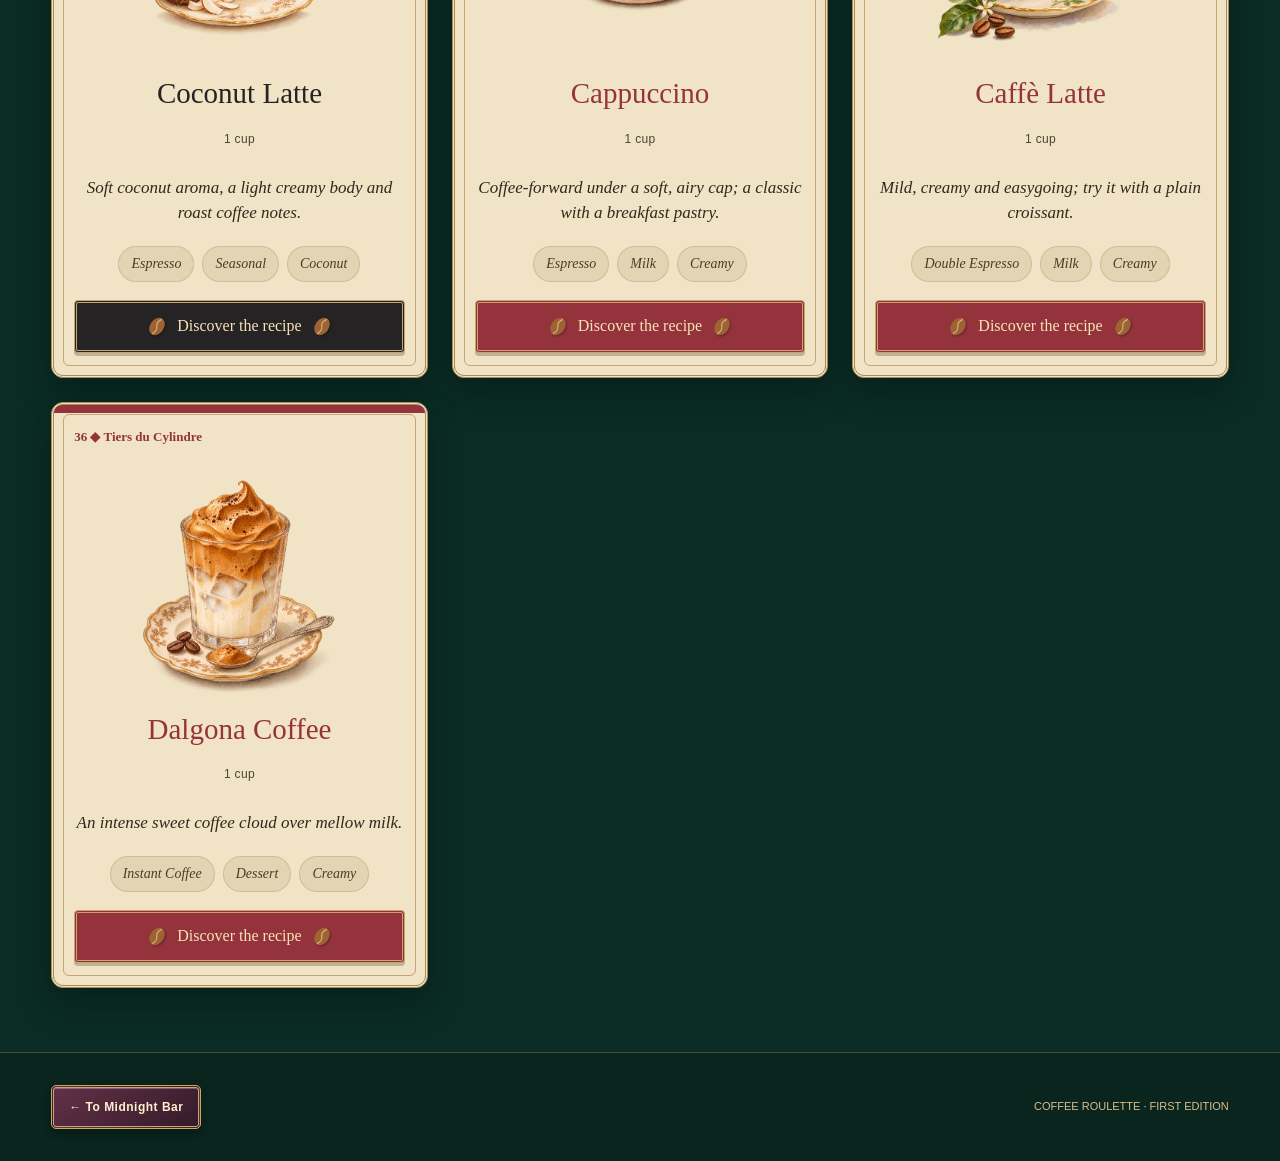
<file: coffee/index.html>
<!doctype html><html lang="en"><head><meta charset="utf-8"><meta name="viewport" content="width=device-width,initial-scale=1"><meta name="theme-color" content="#0b3028"><title>Midnight Café — Coffee Roulette</title><link rel="stylesheet" href="cafe.css?v=6"><script src="../landing.js?v=2"></script><link rel="stylesheet" href="../selected-card.css?v=1"><script src="../selected-card.js?v=1"></script><script src="../recipe-units.js?v=1" defer></script><script src="recipes.js?v=8" defer></script><script src="details.js?v=1" defer></script><script src="menu-metadata.js?v=3" defer></script><script src="cafe.js?v=10" defer></script><link rel=stylesheet href=browse.css?v=2><link rel="stylesheet" href="../room-links.css?v=1"><link rel="stylesheet" href="../collection-polish.css?v=1"><link rel="stylesheet" href="../collection-layout.css?v=2"><link rel="stylesheet" href="../regression-polish.css?v=2"></head><body id="top" data-room="cafe"><header class="collection-header"><a class="brand" href="#top"><span aria-hidden="true">☕</span> MIDNIGHT <small>CAFÉ & COFFEE COLLECTION</small></a><nav class="room-navigation" aria-label="Midnight Collection rooms"><a class="room-door to-bar" href="../#top"><span aria-hidden="true">♠</span> Midnight Bar</a><a class="room-door to-cafe" href="#top" aria-current="page"><span aria-hidden="true">☕</span> Midnight Café</a><a class="room-door to-snack" href="../snack/#top"><span aria-hidden="true">◈</span> Midnight Snack</a></nav><nav class="local-navigation" aria-label="On this page"><a href="#menu">Coffee menu ↓</a></nav></header><main><section class="intro"><p class="eyebrow">THE HOUSE OF CHANCE · EST. 2026</p><h1>Midnight <em>Café</em></h1><p>Thirty-seven coffees on the table. Let fortune choose your next brew.</p></section><section class="roulette" aria-labelledby="roulette-title"><div class="section-title"><p class="eyebrow">THE GOLDEN WHEEL</p><h2 id="roulette-title">Coffee roulette</h2><p>Spin freely, or exclude ingredients before you deal.</p></div><div class="wheel-wrap"><div class="wheel" id="wheel" aria-label="European roulette wheel with 37 numbered coffee pockets"></div><div id="roulette-ball" class="roulette-ball" aria-hidden="true"></div></div><button id="spin" class="gold-button">✦ Spin the wheel ✦</button><label class="motion-option"><input id="animate-spin" type="checkbox" checked> Animate the spin</label><p id="motion-note" class="motion-note"></p><p id="result" class="result" role="status" aria-live="polite">Your next cup awaits.</p><div id="winner-card" class="winner-card" hidden></div><details class="exclusions"><summary>Customize the draw · exclude ingredients</summary><div id="exclusions" class="checks"></div><button id="clear" type="button">Clear exclusions</button><p class="exclusion-note">A checked ingredient removes drinks that contain it. The draw remains random among eligible coffees.</p></details></section><section class="menu" id="menu"><p class="eyebrow">THE COFFEE CABINET</p><h2>Choose your own cup<span>.</span></h2><p>Browse all 37 coffee recipes. Every cup features its own vintage watercolor illustration.</p><div class="cafe-view-switch" role="group" aria-label="Coffee menu view"><button id="cafe-grid" aria-pressed="true"><span aria-hidden="true">&#9638;</span> Card grid</button><button id="cafe-swipe" aria-pressed="false"><span aria-hidden="true">&#9824;</span> Swipe the deck</button></div><div class="filters"><label>Style <select id="type"><option value="all">All styles</option><option value="classic">Classic</option><option value="milk">Milk</option><option value="iced">Iced</option><option value="dessert">Dessert</option><option value="seasonal">Seasonal</option><option value="special">Special</option></select></label><label>Flavour <select id="flavour"><option value="all">All flavours</option></select></label><label>Coffee base <select id="base"><option value="all">All coffee bases</option></select></label><div class="cafe-filter-summary"><span id="cafe-active"></span><button id="clear-menu" hidden>Clear filters ×</button></div><label class="coffee-search">Find a coffee <input id="search" type="search" placeholder="Coffee, style, or base…"></label></div><p id="coffee-count" role="status"></p><p id="coffee-empty" hidden>No coffees match. Try another filter or clear your selection.</p><section id="coffee-deck" aria-label="Swipeable coffee deck" hidden><div class="coffee-deck-nav"><button id="coffee-prev" aria-label="Previous coffee">← Previous</button><span id="coffee-position" role="status"></span><button id="coffee-next" aria-label="Next coffee">Next →</button></div><p class="swipe-hint">Swipe left or right, or use the arrows.</p><div id="coffee-stage" tabindex="0" aria-label="Coffee card. Use left and right arrow keys or swipe."></div></section><div id="cards" class="cards"></div></section></main><footer><a class="room-door to-bar" href="../#top">← To Midnight Bar</a><span>COFFEE ROULETTE · FIRST EDITION</span></footer><dialog id="recipe" aria-labelledby="coffee-title"><button class="close" aria-label="Close recipe">×</button><div id="detail"></div></dialog><button class="to-top" id="to-top" aria-label="Return to top">↑</button></body></html>
</file>
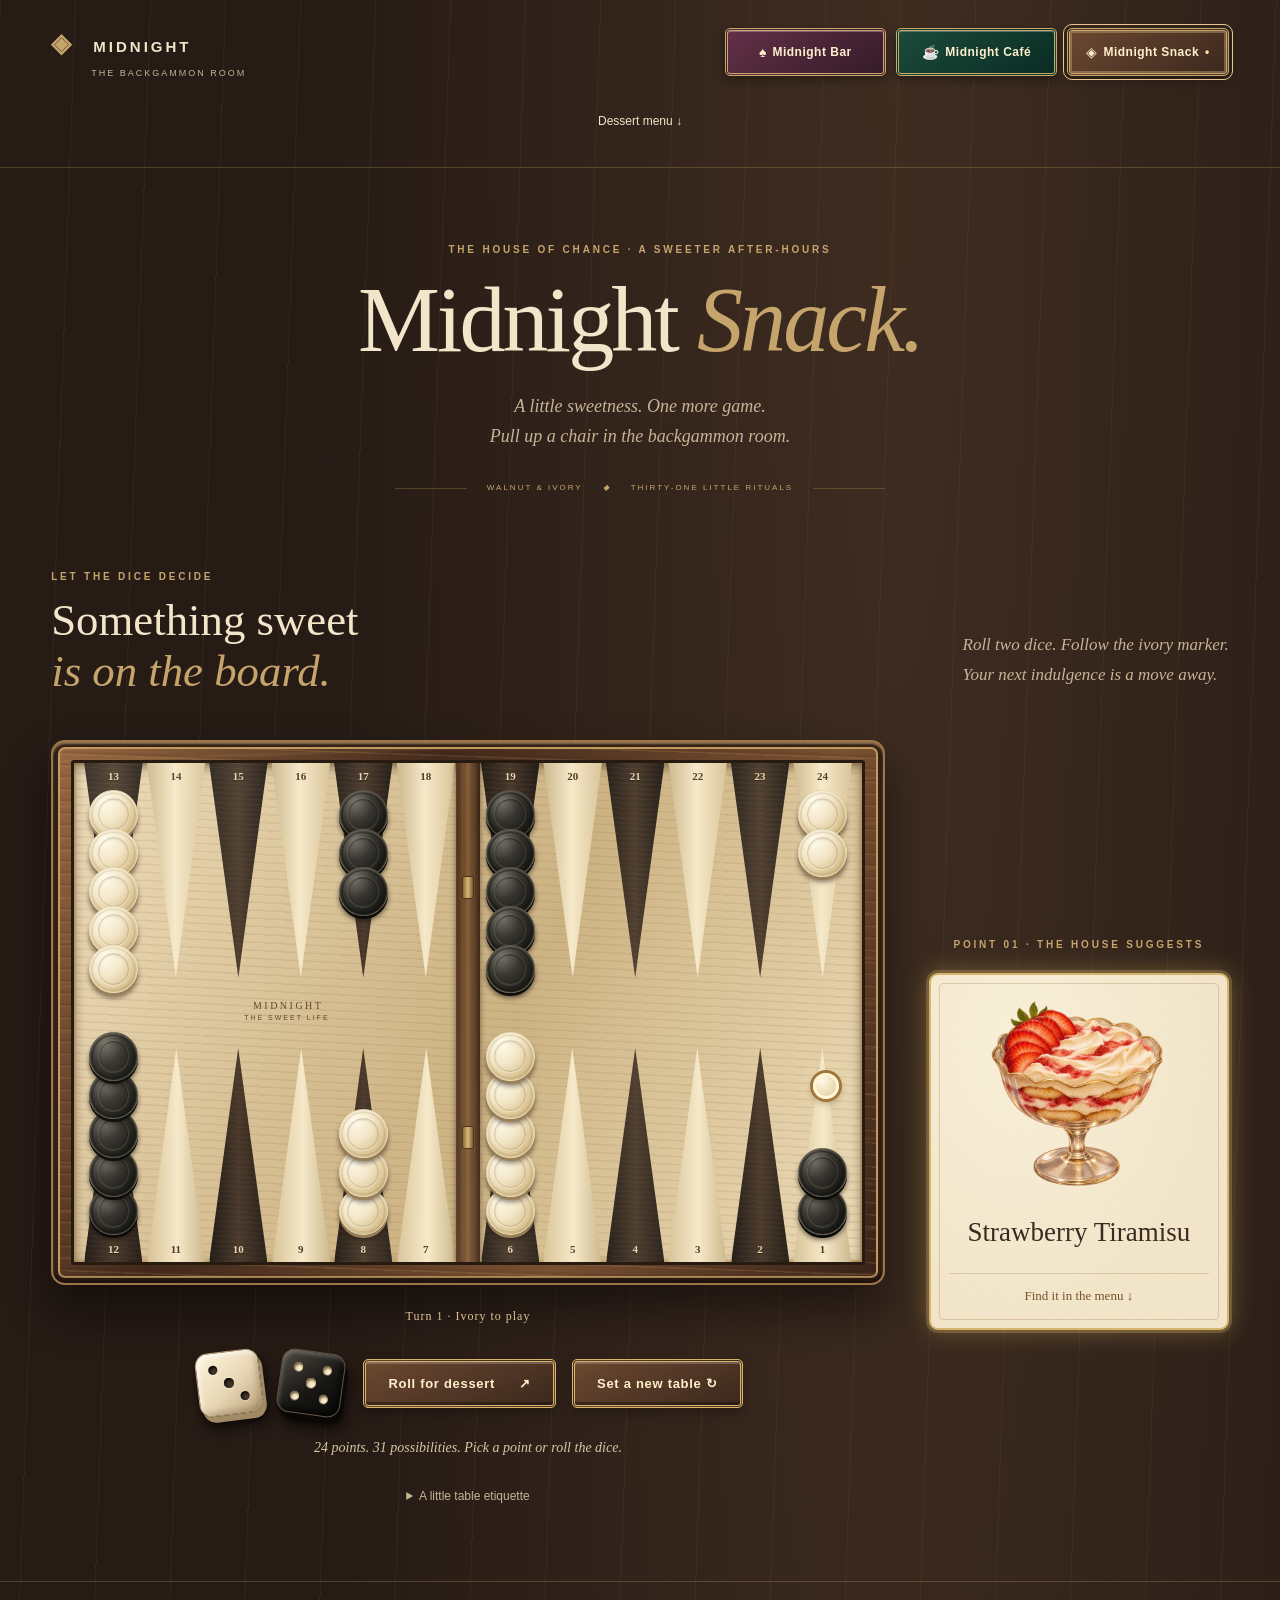
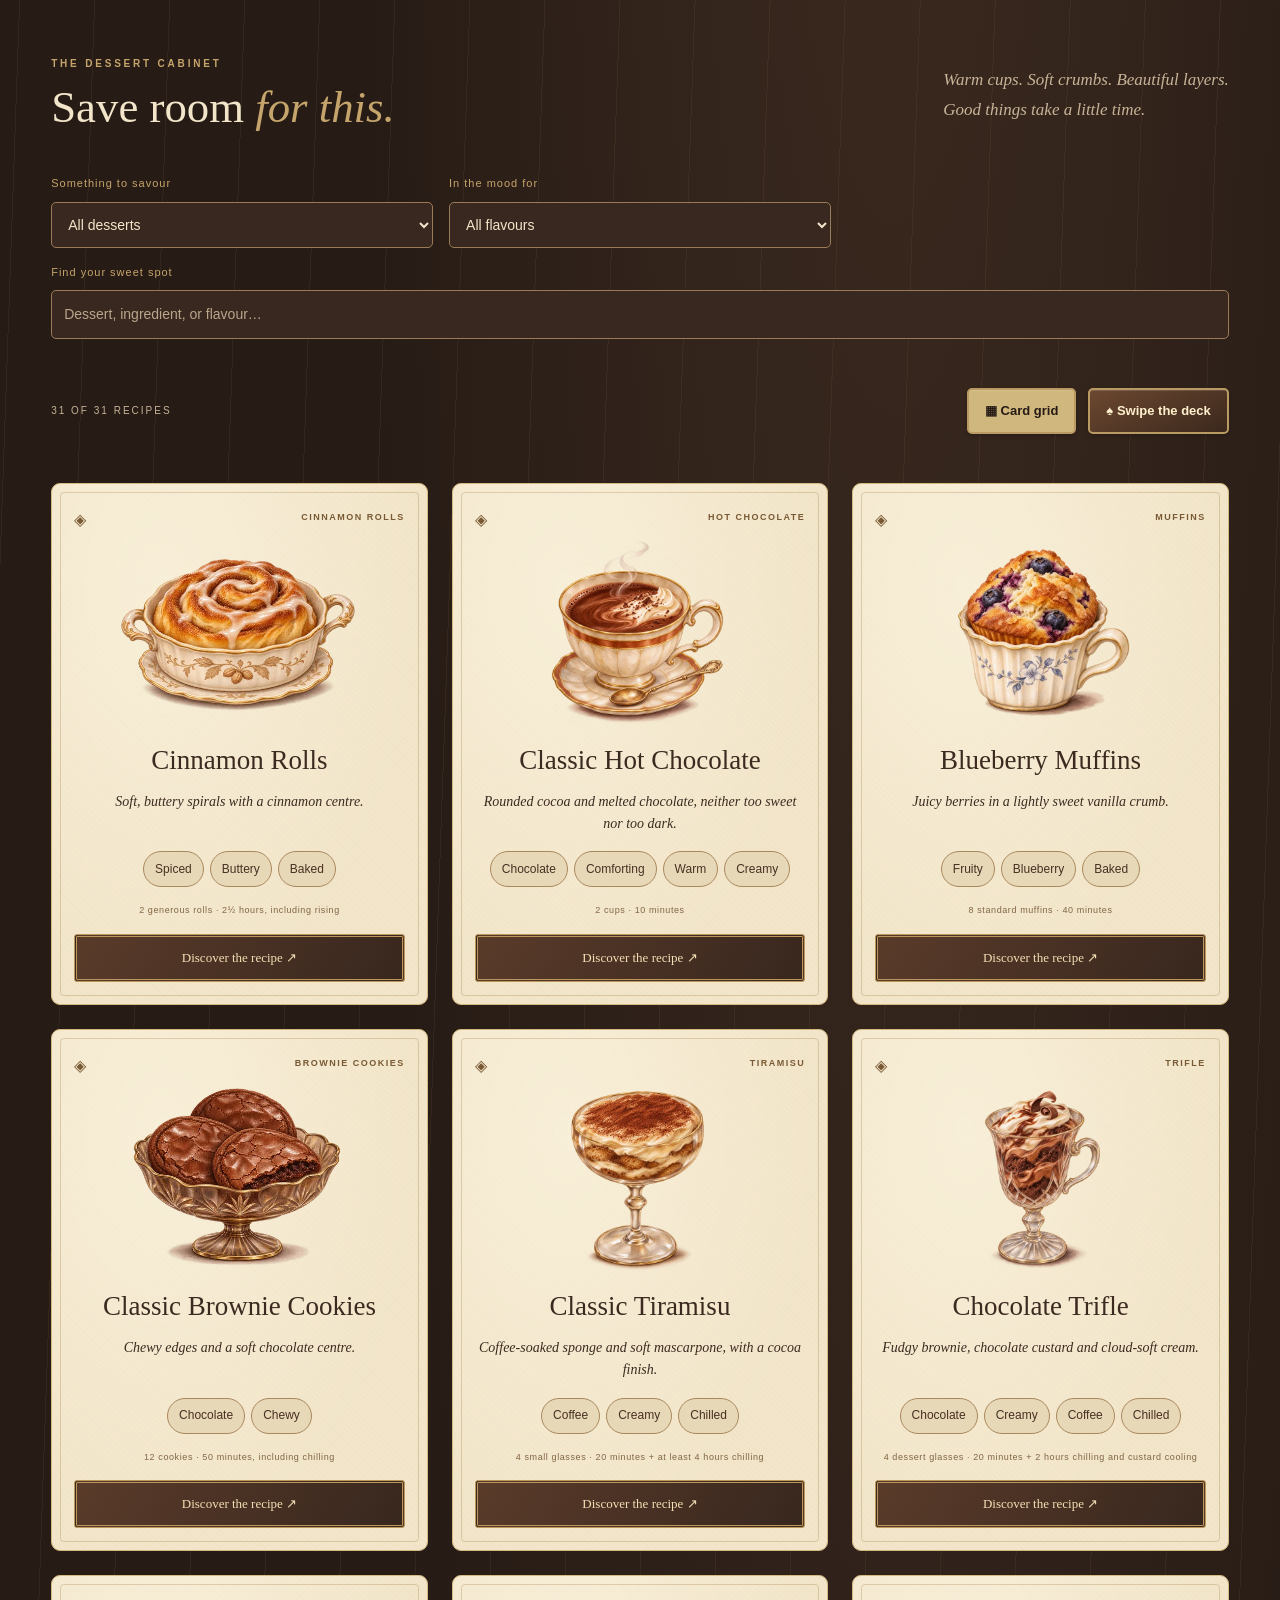
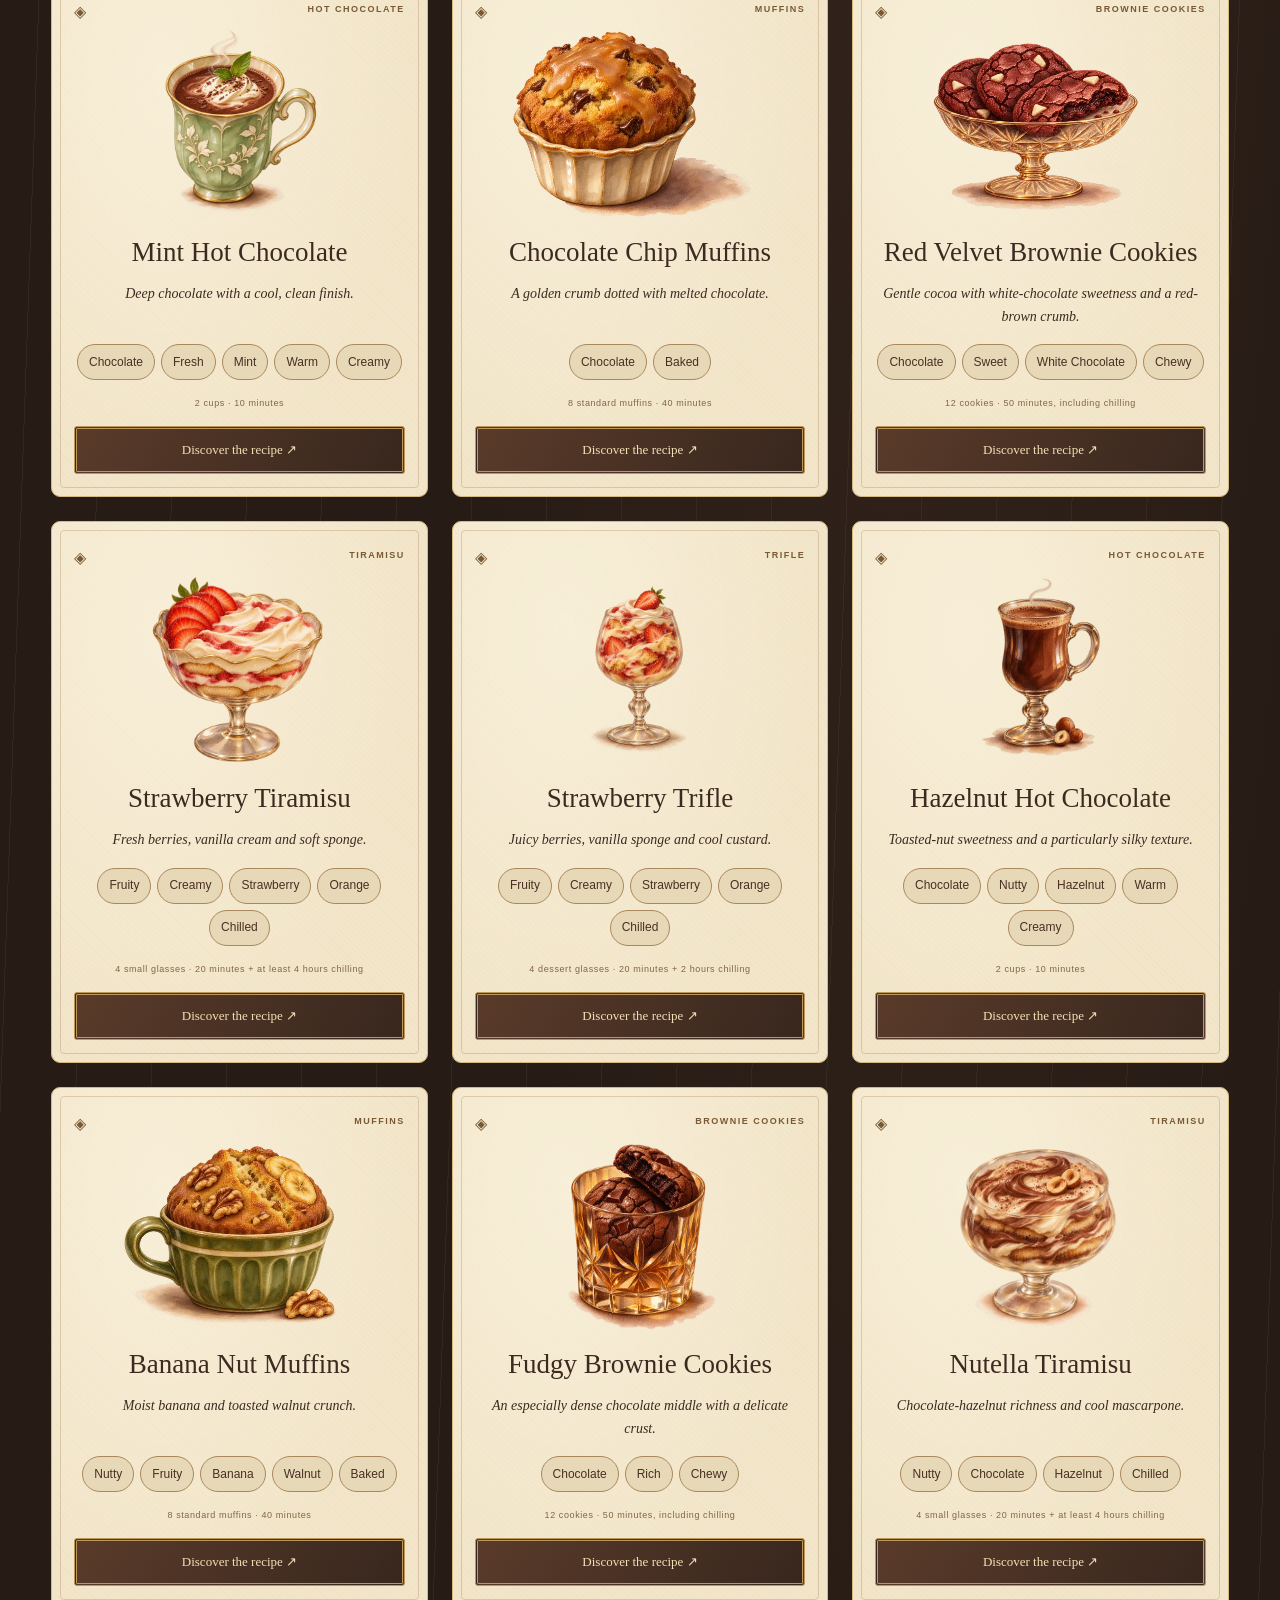
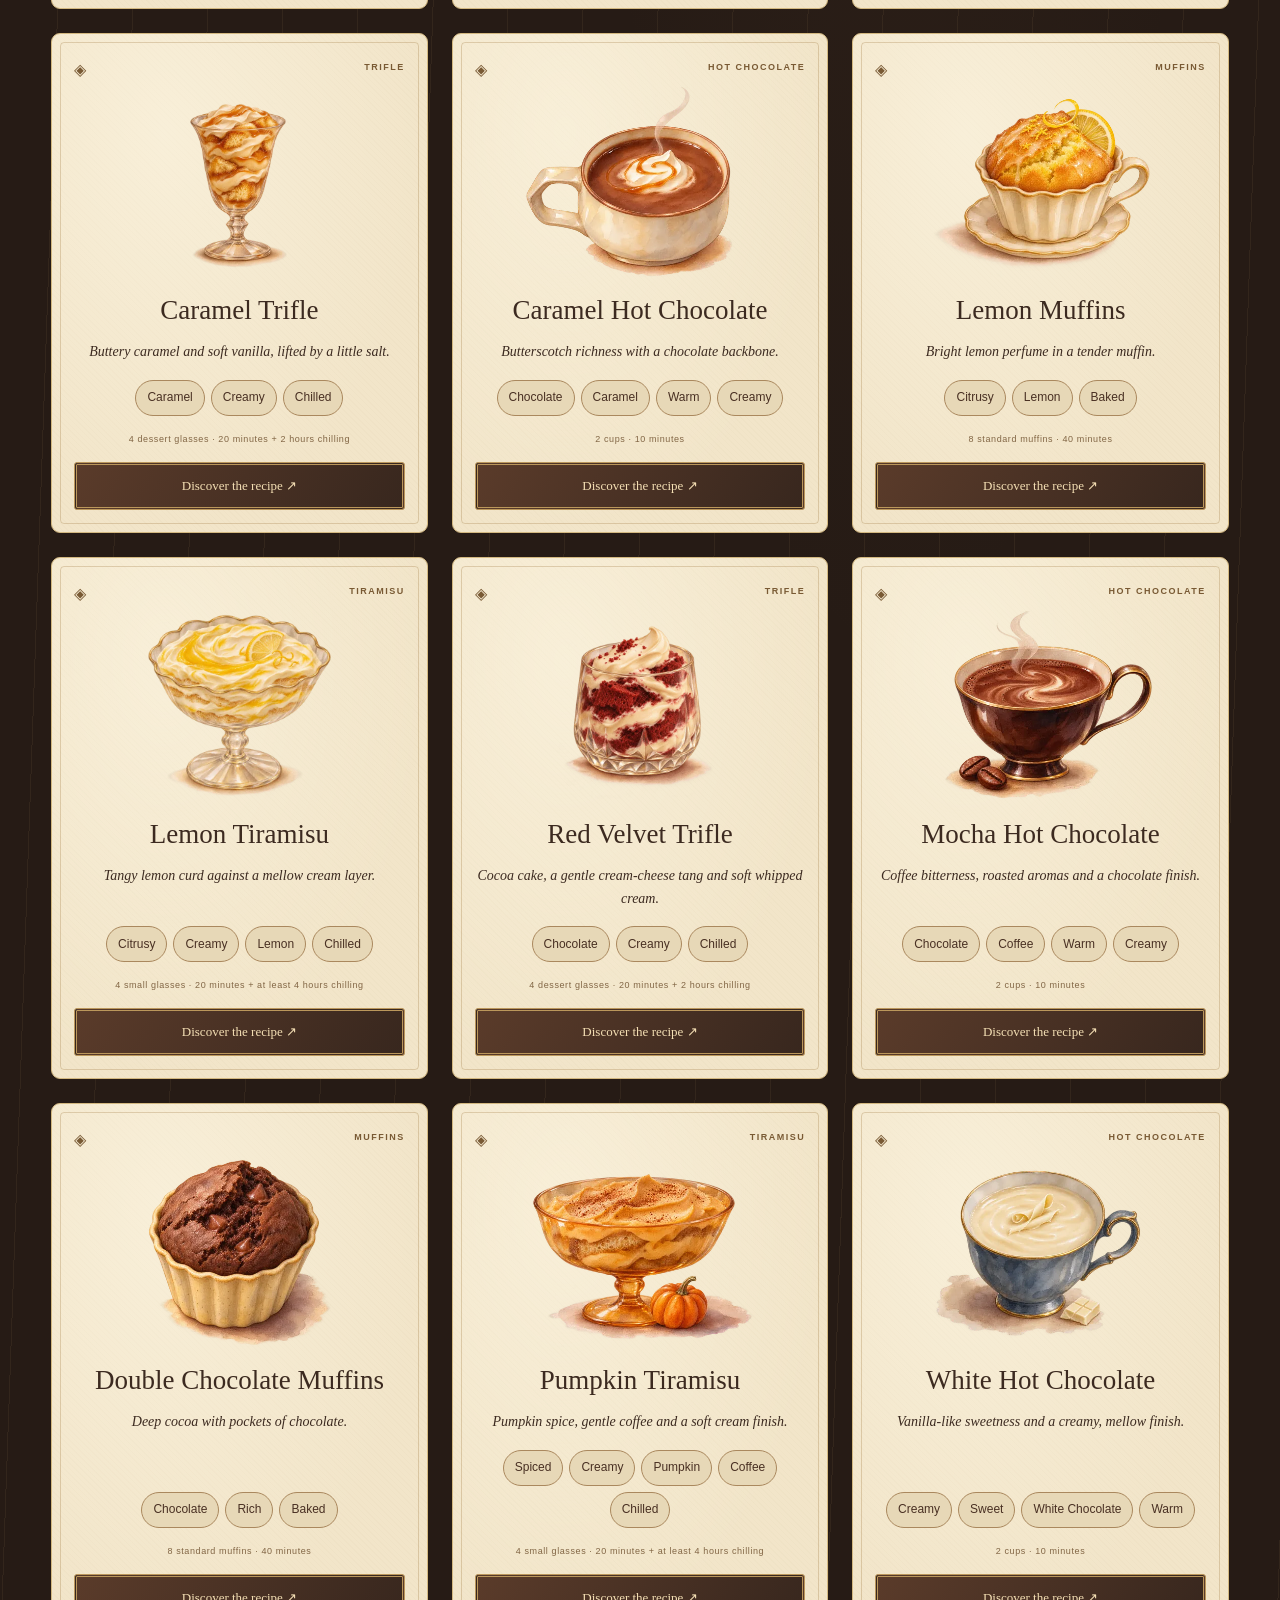
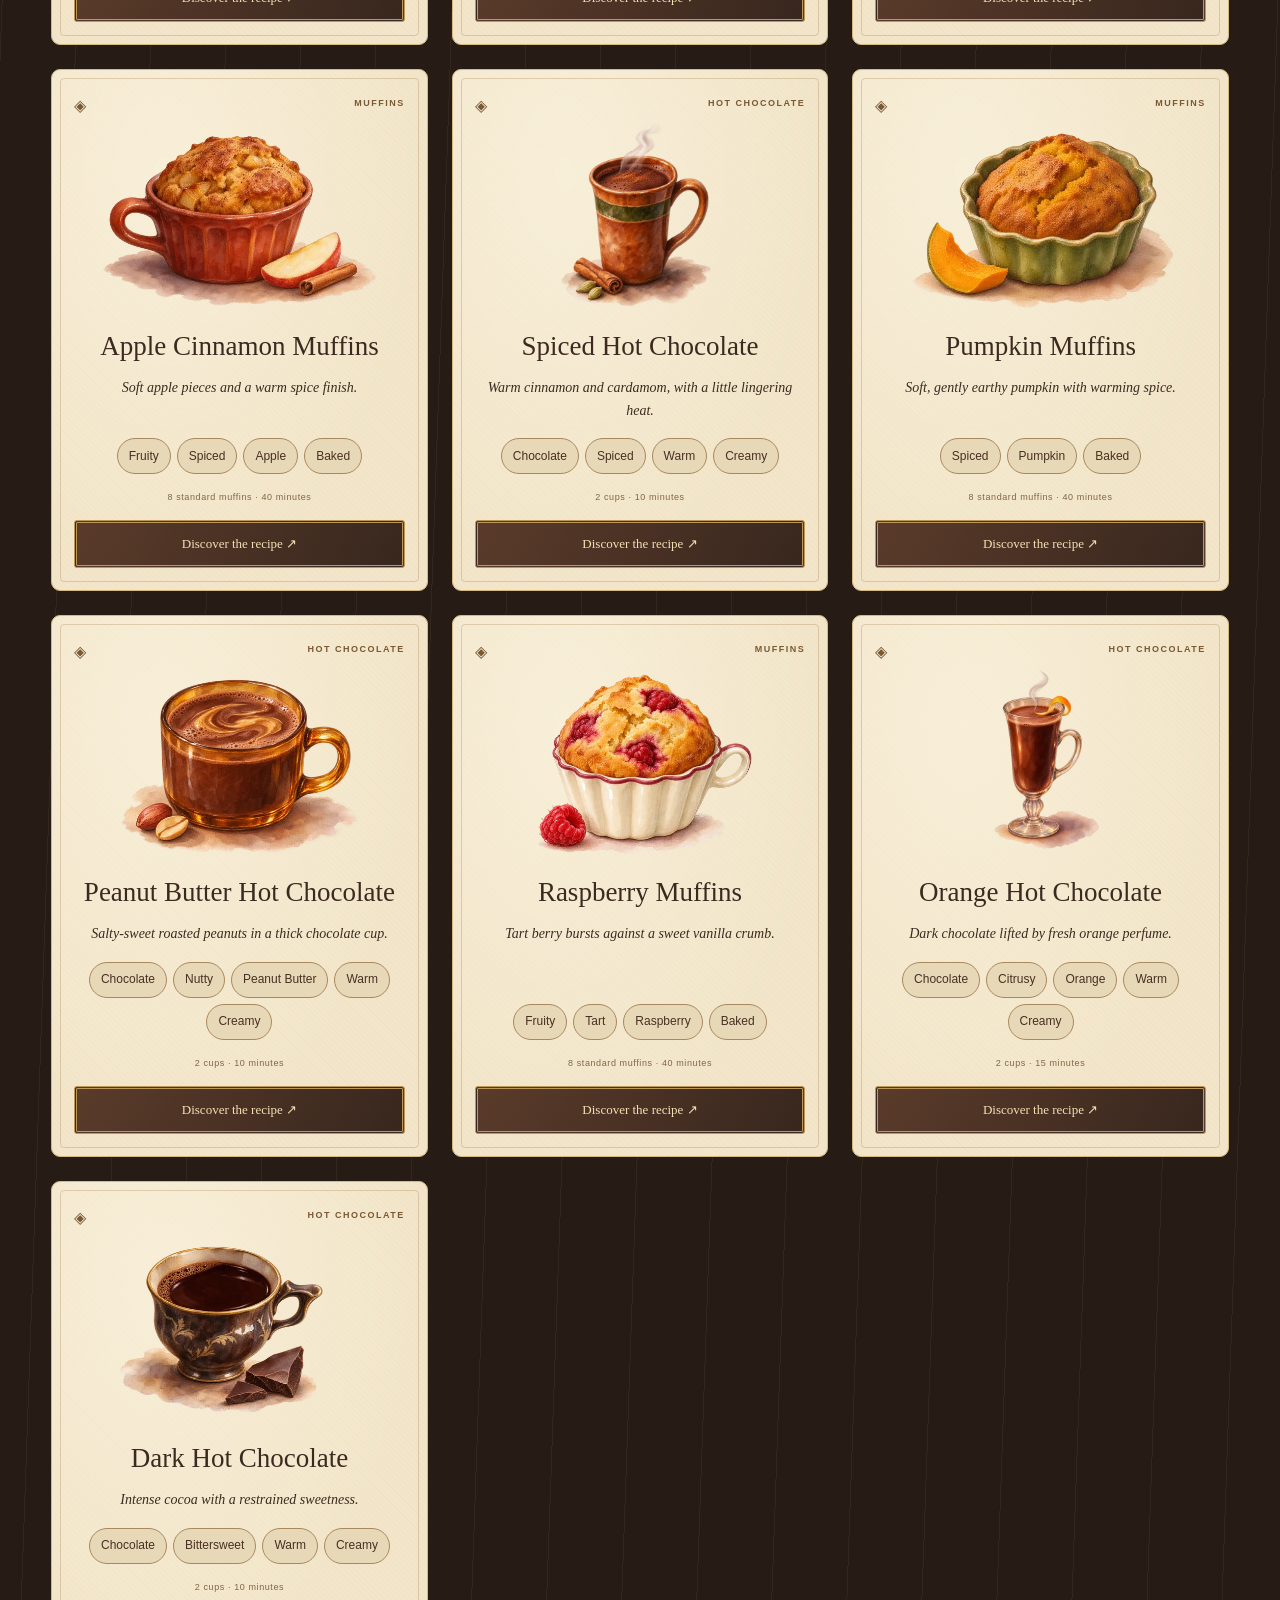
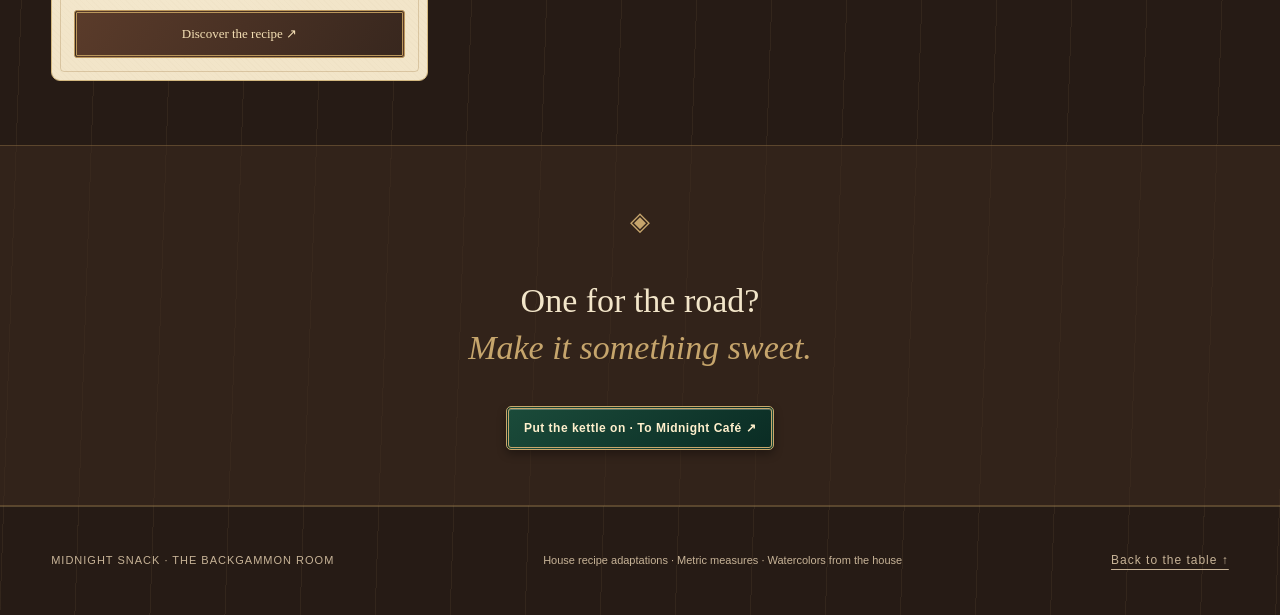
<file: snack/index.html>
<!doctype html>
<html lang="en">
<head>
<meta charset="utf-8"><meta name="viewport" content="width=device-width,initial-scale=1"><meta name="theme-color" content="#302016">
<meta name="description" content="Midnight Snack: a backgammon-inspired dessert room. Explore 31 recipes for hot chocolate, muffins, tiramisu, trifles, brownie cookies and cinnamon rolls.">
<title>Midnight Snack — The Backgammon Room</title>
<link rel="stylesheet" href="snack.css?v=2"><script src="../recipe-units.js?v=1" defer></script><script src="recipes.js?v=8" defer></script><script src="snack.js?v=5" defer></script>
<link rel="stylesheet" href="../collection-polish.css?v=1"><link rel="stylesheet" href="../collection-layout.css?v=2"><link rel="stylesheet" href="../regression-polish.css?v=2"></head>
<body id="top" data-room="snack">
<a class="skip" href="#menu">Skip to dessert menu</a>
<header class="collection-header"><a class="brand" href="#top"><span aria-hidden="true">◈</span> MIDNIGHT <small>THE BACKGAMMON ROOM</small></a><nav class="room-navigation" aria-label="Midnight Collection rooms"><a class="room-door to-bar" href="../#top"><span aria-hidden="true">♠</span> Midnight Bar</a><a class="room-door to-cafe" href="../coffee/#top"><span aria-hidden="true">☕</span> Midnight Café</a><a class="room-door to-snack" href="#top" aria-current="page"><span aria-hidden="true">◈</span> Midnight Snack</a></nav><nav class="local-navigation" aria-label="On this page"><a href="#menu">Dessert menu ↓</a></nav></header>
<main>
<section class="intro"><p class="eyebrow">THE HOUSE OF CHANCE · A SWEETER AFTER-HOURS</p><h1>Midnight <em>Snack.</em></h1><p>A little sweetness. One more game.<br>Pull up a chair in the backgammon room.</p><div class="intro-rule"><span>WALNUT & IVORY</span><i aria-hidden="true">◆</i><span>THIRTY-ONE LITTLE RITUALS</span></div></section>
<section class="game-room" aria-labelledby="board-title">
<div class="board-heading"><div><p class="eyebrow">LET THE DICE DECIDE</p><h2 id="board-title">Something sweet<br><em>is on the board.</em></h2></div><p>Roll two dice. Follow the ivory marker.<br>Your next indulgence is a move away.</p></div>
<div class="table-layout"><div class="board-column"><div class="board-frame"><div class="board" aria-label="Dessert backgammon board, 24 selectable points"><div id="points-top" class="point-row top-row"></div><div class="board-wordmark" aria-hidden="true">M I D N I G H T <span>THE SWEET LIFE</span></div><div id="points-bottom" class="point-row bottom-row"></div><div class="board-bar" aria-hidden="true"><i></i><i></i></div></div></div><p id="turn-status" class="turn-status"></p><div class="dice-controls"><div id="dice" class="dice" role="img" aria-label="Dice: 3 and 5"><span>⚂</span><span>⚄</span></div><button id="roll" class="gold-button">Roll for dessert <span aria-hidden="true">↗</span></button><button id="new-table" class="text-button">Set a new table ↻</button></div><p id="roll-status" class="board-status" role="status" aria-live="polite">24 points. 31 possibilities. Pick a point or roll the dice.</p><details class="how-to"><summary>A little table etiquette</summary><p>An exhibition game for dessert: ivory and ebony take alternating turns, moving in opposite directions. Opposing stacks block a move; pieces circulate without captures or bearing off. Each point holds a recipe. Two dice move the ivory marker around the 24 points; doubles count as four moves of the same value. “Set a new table” deals 24 recipes from the full collection, bringing new treats into play. The chosen dessert is revealed in the menu, clearing menu filters so it stays visible. Select its recipe button when you are ready to read.</p></details></div><aside id="board-pick" class="board-pick" aria-label="Selected dessert"></aside></div>
</section>
<section class="menu" id="menu" aria-labelledby="menu-title"><div class="menu-heading"><div><p class="eyebrow">THE DESSERT CABINET</p><h2 id="menu-title">Save room <em>for this.</em></h2></div><p>Warm cups. Soft crumbs. Beautiful layers.<br>Good things take a little time.</p></div>
<div class="toolbar"><label>Something to savour<select id="category"><option value="all">All desserts</option><option>Hot chocolate</option><option>Muffins</option><option>Brownie cookies</option><option>Tiramisu</option><option>Trifle</option><option>Cinnamon rolls</option></select></label><label>In the mood for<select id="flavour"><option value="all">All flavours</option></select></label><label class="search-label">Find your sweet spot<input id="search" type="search" placeholder="Dessert, ingredient, or flavour…"></label><div id="snack-active" class="active-filter-chips" aria-label="Active filters"></div><button hidden id="clear-filters" class="text-button">Clear filters ×</button></div>
<div class="menu-tools"><p id="count" role="status"></p><div class="view-switch" role="group" aria-label="Dessert menu view"><button id="grid-view" aria-pressed="true"><span aria-hidden="true">&#9638;</span> Card grid</button><button id="single-view" aria-pressed="false"><span aria-hidden="true">&#9824;</span> Swipe the deck</button></div></div>
<div id="single-controls" class="single-controls" hidden><button id="previous">← Previous</button><span id="position" role="status"></span><button id="next">Next →</button></div><p id="swipe-hint" class="swipe-hint" hidden>Swipe left or right, or use the arrow keys.</p>
<div id="cards" class="cards"></div><p id="empty" hidden>No desserts match that combination. Try another flavour or clear the filters.</p>
</section>
<section class="closing"><span aria-hidden="true">◈</span><p>One for the road?<br><em>Make it something sweet.</em></p><a class="room-door to-cafe" href="../coffee/#top">Put the kettle on · To Midnight Café ↗</a></section>
</main><footer><span>MIDNIGHT SNACK · THE BACKGAMMON ROOM</span><p>House recipe adaptations · Metric measures · Watercolors from the house</p><a href="#top">Back to the table ↑</a></footer>
<dialog id="recipe" aria-labelledby="recipe-title"><button id="close-recipe" class="close" aria-label="Close recipe">×</button><div id="detail"></div></dialog>
<noscript><p class="noscript">Enable JavaScript to use the dessert board and recipe cards.</p></noscript>
<button id="snack-top" class="snack-top" aria-label="Return to top">↑</button></body></html>
</file>
<file: styles.css>
@charset "UTF-8";
:root{--ink:#241c19;--cream:#f3e9cf;--gold:#c4a66a;--muted:#bcae9f;--night:#191517;--wine:#441d29}*{box-sizing:border-box}html{scroll-behavior:smooth;scroll-padding-top:20px}body{margin:0;background:var(--night);color:var(--cream);font-family:Arial,sans-serif}button,input,a{-webkit-tap-highlight-color:transparent}a{color:inherit}button,input{font:inherit}button,a{touch-action:manipulation}button{cursor:pointer}button:focus-visible,a:focus-visible,input:focus-visible{outline:3px solid #ddba75;outline-offset:5px}.sr-only{position:absolute;width:1px;height:1px;overflow:hidden;clip:rect(0,0,0,0)}.skip{position:fixed;top:-80px;left:20px;padding:15px;background:var(--cream);color:var(--ink);z-index:10}.skip:focus{top:10px}header{max-width:1320px;margin:auto;padding:30px 6%;display:flex;align-items:center;justify-content:space-between;border-bottom:1px solid #c4a66a30}.brand{text-decoration:none;font-size:15px;letter-spacing:3px;font-weight:bold}.brand>span{font-size:26px;color:var(--gold);margin-right:10px}.brand small{display:block;font-size:8px;letter-spacing:2.5px;margin:8px 0 0 38px;color:var(--muted)}nav{display:flex;gap:30px;font-size:12px}nav a{text-decoration:none;color:#ded1bd}nav a:hover{color:var(--gold)}.hero{min-height:660px;max-width:1440px;margin:auto;display:grid;grid-template-columns:1.1fr 1fr;align-items:center;padding:65px 9%;gap:50px;background:radial-gradient(ellipse at 80% 45%,#54243180,transparent 63%)}.eyebrow{font-size:10px;line-height:1.8;letter-spacing:2.5px;color:var(--gold);font-weight:bold}.eyebrow span{margin:0 12px}h1,h2,h3{font-family:Georgia,serif;font-weight:normal}h1{font-size:clamp(46px,5.2vw,76px);line-height:1.06;letter-spacing:-2px;margin:26px 0}em{font-weight:normal;color:#d0b27b}h1 em{white-space:nowrap}.intro{color:#c2b5a7;line-height:1.8;font-size:15px;max-width:330px}.button{display:inline-flex;gap:35px;align-items:center;background:var(--gold);color:#241b17;text-decoration:none;border:1px solid var(--gold);padding:17px 23px;font-size:12px;font-weight:bold;margin-top:20px}.button:hover{background:#dfc38e}.hero-note{color:#a28c7b;font-size:8px;letter-spacing:2px;margin-top:30px}.hero-note span{margin:0 10px}.hero-art{position:relative;min-height:470px;display:grid;place-items:center}.halo{position:absolute;border:1px solid #b28c5138;border-radius:50% 50% 0 0;width:365px;height:440px;transform:rotate(8deg)}.halo:after{content:"";position:absolute;inset:13px;border:1px solid #b28c5120;border-radius:inherit}.featured-card,.cocktail-card{background-color:var(--cream);background-image:radial-gradient(ellipse at 20% 20%,#fff8df99,transparent 60%),repeating-linear-gradient(40deg,#99764406 0px,#99764406 1px,transparent 1px,transparent 4px);color:var(--ink);border-radius:12px}.featured-card{width:275px;min-height:418px;padding:30px 22px;position:relative;transform:rotate(9deg);box-shadow:0 25px 55px #0006;text-align:center;border:1px solid #ddc89f}.featured-card:after{content:"";position:absolute;inset:12px;border:1px solid #9d794c50;border-radius:6px;pointer-events:none}.ghost-card{position:absolute;width:275px;height:418px;background:repeating-linear-gradient(45deg,#5d2936 0px,#5d2936 3px,#48202a 3px,#48202a 9px);border:7px double #b69462;border-radius:12px;transform:rotate(-10deg);display:grid;place-items:center;font-size:140px;color:#c4a66a60}.corner{position:absolute;top:18px;left:18px;font:22px/1 Georgia,serif;text-align:center}.corner.bottom{top:auto;left:auto;bottom:18px;right:18px;transform:rotate(180deg)}.card-kicker{font-size:7px;letter-spacing:1.8px;margin:10px 0 15px}.featured-card h2{font-size:33px;line-height:1;margin:0;color:#843b25}.featured-card h2 em{color:inherit}.drink-art{width:100%;height:205px;overflow:visible}.featured-card .drink-art{height:210px}.card-caption{font:italic 10px Georgia,serif;margin:7px 20px}.art-note{position:absolute;bottom:-5px;font-size:8px;letter-spacing:4px;color:var(--gold)}.divider{border-block:1px solid #c4a66a35;display:flex;justify-content:center;align-items:center;gap:50px;padding:20px;color:var(--gold);font-size:9px;letter-spacing:3px;background:#21191b}.menu-section{max-width:1240px;margin:auto;padding:80px 5% 90px}.section-heading{display:flex;align-items:end;justify-content:space-between;margin-bottom:32px}.section-heading h2{font-size:42px;margin:10px 0}.section-heading h2 span{color:var(--gold)}.section-heading>p{font:italic 15px/1.6 Georgia,serif;color:var(--muted)}.toolbar{display:flex;justify-content:space-between;gap:20px;align-items:center}.filters{display:flex;gap:8px;flex-wrap:wrap}.filters button{color:#cbbcaf;background:transparent;border:1px solid #68554b;padding:12px 16px;border-radius:30px;font-size:11px;min-height:44px}.filters button.active{background:var(--cream);border-color:var(--cream);color:var(--ink)}.search{display:flex;gap:10px;align-items:center;border-bottom:1px solid #68554b;padding:10px 0;color:var(--gold)}.search input{background:transparent;border:0;color:var(--cream);min-width:220px;font-size:12px;padding:5px}.search input::placeholder{color:#b4a799}.results{font-size:10px;color:var(--muted);margin:20px 0 14px;letter-spacing:1px}.cards{display:grid;grid-template-columns:repeat(3,1fr);gap:26px}.cocktail-card{padding:29px 26px 24px;position:relative;text-align:center;border:1px solid #d9c7a0;box-shadow:0 12px 25px #0002;display:flex;flex-direction:column}.cocktail-card:before{content:"";position:absolute;inset:9px;border:1px solid #98754240;border-radius:6px;pointer-events:none}.cocktail-card .corner{font-size:19px;top:18px;left:17px}.cocktail-card .card-kicker{margin:6px 20px 12px;font-size:8px;letter-spacing:1.5px;color:#795c44}.cocktail-card h3{font-size:30px;margin:5px 0;color:#713524}.cocktail-card p.description{font:italic 14px/1.5 Georgia,serif;margin:0 auto 20px;max-width:220px;min-height:42px}.tags{font-size:9px;letter-spacing:1px;text-transform:uppercase;color:#725b49;border-top:1px solid #ae8e5b65;padding-top:16px}.recipe-button{border:0;border-bottom:1px solid #79512e;background:transparent;color:#663c24;min-height:44px;align-self:center;font-size:12px;margin-top:10px;padding:10px 3px;font-weight:bold}.recipe-button:hover{color:#a33d25}.story{text-align:center;background:radial-gradient(ellipse at center,#45212a,#2b1920);border-block:1px solid #c4a66a25;padding:65px 25px}.story h2{font-size:40px;line-height:1.2;margin:22px 0}.story>p:not(.eyebrow){max-width:520px;margin:auto;color:#c9b8a6;font-size:14px;line-height:1.9}.story>a{display:inline-block;margin-top:25px;color:var(--gold);font-size:12px;text-underline-offset:7px}footer{max-width:1240px;margin:auto;display:flex;justify-content:space-between;align-items:center;gap:25px;padding:32px 5%;color:#b4a18c}footer .brand{font-size:10px;letter-spacing:1.5px}footer p,footer>span{font-size:9px}footer>span{letter-spacing:1.5px}#empty{text-align:center;padding:50px 10px}#empty h3{font-size:28px}dialog{border:1px solid #c5a56b;border-radius:12px;background:var(--cream);color:var(--ink);width:min(680px,calc(100% - 28px));padding:35px;max-height:90dvh;box-shadow:0 20px 80px #0009}dialog::backdrop{background:#100b10cf;backdrop-filter:blur(5px)}body.modal-open{overflow:hidden}.close{position:absolute;right:12px;top:12px;background:transparent;border:1px solid #94795770;border-radius:50%;font-size:26px;width:44px;height:44px;color:var(--ink)}.detail-top{display:grid;grid-template-columns:1fr 155px;align-items:center;gap:10px;padding-right:20px}.detail-top h2{font-size:38px;margin:10px 0}.detail-top .eyebrow{color:#78532f}.detail-top .drink-art{height:155px}.detail-top p{font-size:13px;line-height:1.6}.unit-toggle{display:flex;gap:6px;margin:15px 0}.unit-toggle button{padding:10px 17px;border:1px solid #967953;background:transparent;border-radius:5px;min-height:44px}.unit-toggle button[aria-pressed=true]{background:var(--wine);color:var(--cream)}.recipe-columns{display:grid;grid-template-columns:1fr 1fr;gap:28px}.recipe-columns h3{font-size:23px;border-bottom:1px solid #b2976b80;padding-bottom:10px}.ingredients{padding:0;list-style:none}.ingredients li{padding:9px 0;border-bottom:1px solid #b2976b30;font-size:13px;line-height:1.5}.steps{padding-left:20px;font-size:13px;line-height:1.7}.steps li{padding:0 0 10px 5px}.tip{font:italic 14px/1.6 Georgia,serif;background:#ddcba74d;padding:15px;border-left:2px solid #9d783d}
@media(max-width:850px){.hero{padding:50px 6%;gap:10px}h1{font-size:48px}.hero-art{transform:scale(.88)}.cards{gap:15px}.cocktail-card{padding:27px 18px 22px}.cocktail-card h3{font-size:25px}.toolbar{align-items:start;flex-direction:column}.search{width:100%}.search input{width:100%}.divider{gap:25px;font-size:8px;letter-spacing:2px}}
@media(max-width:600px){header{padding:22px 6%}.brand{font-size:12px;letter-spacing:2px}.brand small{font-size:6px;letter-spacing:1.4px}nav{gap:14px;font-size:10px}.hero{grid-template-columns:1fr;padding:48px 7% 34px;gap:18px}.hero-copy{text-align:center}h1{font-size:49px;letter-spacing:-1.5px}.eyebrow{font-size:8px;letter-spacing:1.8px}.intro{margin:0 auto;max-width:300px;font-size:14px}.hero-note{font-size:7px}.hero-art{min-height:450px;transform:scale(.94);margin-top:-6px}.halo{width:310px}.divider{gap:17px;font-size:7px;letter-spacing:1px}.divider>span:first-child,.divider>span:last-child{display:none}.menu-section{padding:48px 7% 55px}.section-heading{display:block;margin-bottom:24px}.section-heading h2{font-size:34px}.section-heading>p{font-size:14px}.section-heading>p br{display:none}.filters{gap:7px}.filters button{font-size:10px;padding:10px 12px}.cards{grid-template-columns:1fr;gap:24px;max-width:360px;margin:auto}.cocktail-card{padding:30px}.cocktail-card h3{font-size:33px}.cocktail-card .drink-art{height:220px}.cocktail-card p.description{min-height:0}.story h2{font-size:34px}footer{flex-direction:column;text-align:center;gap:10px;padding:30px}footer p{margin:3px}dialog{padding:30px 23px}.detail-top{grid-template-columns:1fr;padding-top:10px}.detail-top .drink-art{display:none}.detail-top h2{font-size:33px}.recipe-columns{grid-template-columns:1fr;gap:0}.recipe-columns h3{margin-top:18px} }
@media(prefers-reduced-motion:reduce){html{scroll-behavior:auto}}

/* Full-deck edition: visible wine tones from the first mobile screen. */
header{background:#441d29;max-width:none;padding-inline:max(6%,calc((100vw - 1160px)/2));border-color:#c4a66a50}
.hero{background:radial-gradient(ellipse at 72% 40%,#75334880,transparent 70%),linear-gradient(150deg,#4c2030 0%,#391b27 58%,#23171e 100%);max-width:none;padding-inline:max(7%,calc((100vw - 1180px)/2))}
.recipe-button{display:flex;align-items:center;justify-content:center;gap:12px;width:100%;min-height:52px;margin-top:18px;padding:13px 10px;background:#592336;color:#fff0ce;border:3px double #c4a66a;border-radius:5px;box-shadow:0 4px 0 #32131e,0 7px 12px #4f251b20;font-family:Georgia,serif;font-size:14px;letter-spacing:.2px;transition:background .15s,transform .15s,box-shadow .15s}
.recipe-button span{color:#e0bd77;font-size:17px}
.recipe-button:hover{background:#783449;color:#fff4da;transform:translateY(-2px);box-shadow:0 6px 0 #32131e,0 9px 15px #4f251b30}
.recipe-button:active{transform:translateY(2px);box-shadow:0 2px 0 #32131e}
.cocktail-card .description{flex:1}.cocktail-card h3{min-height:70px;display:grid;place-items:center;line-height:1.1;overflow-wrap:anywhere}.cocktail-card .card-kicker{min-height:20px;margin-inline:28px}.red-suit .corner{color:#a33d36}.cocktail-card .corner{font-size:18px}
.toolbar{flex-wrap:wrap;align-items:end;gap:18px}.spirit-filter{display:flex;flex-direction:column;gap:7px;font-size:10px;letter-spacing:1px;color:var(--gold)}.spirit-filter select{font:12px Arial,sans-serif;min-height:44px;padding:10px 30px 10px 12px;max-width:100%;border:1px solid #806957;border-radius:5px;background:#2c1b23;color:var(--cream)}.spirit-filter select:focus-visible{outline:3px solid #ddba75;outline-offset:3px}.search{flex:1;min-width:220px}.search input{min-width:0;width:100%}.hero-note{line-height:1.8}.detail-top h2{overflow-wrap:anywhere}
@media(max-width:600px){header{padding:22px 6%;background:#4c2030}.hero{background:radial-gradient(ellipse at 50% 20%,#78334b70,transparent 70%),linear-gradient(180deg,#4c2030 0%,#411e2d 62%,#281920 100%);padding:44px 7% 34px}.toolbar{align-items:stretch}.spirit-filter,.search{width:100%}.cocktail-card h3{min-height:0}.recipe-button{min-height:54px;font-size:15px}.hero-art{min-width:0}.featured-card,.ghost-card{width:min(275px,85vw)}h1{font-size:clamp(39px,11.6vw,49px)}.halo{max-width:95%}.detail-top{padding-right:0}.detail-top h2{padding-right:18px}}
@media(prefers-reduced-motion:reduce){.recipe-button{transition:none}}
.hero-copy{min-width:0}
@media(max-width:360px){h1{font-size:clamp(30px,11vw,40px)}header{gap:12px}.brand{font-size:10px}nav{gap:10px}.hero-note{letter-spacing:1px}.recipe-button{gap:8px;font-size:13px}}

/* Modular artwork keeps one stable slot whether a photo is present or not. */
.art-slot{position:relative;width:100%;height:205px;margin:0 auto}.art-fallback,.art-fallback .drink-art{width:100%;height:100%}.art-fallback[hidden],.custom-art[hidden]{display:none!important}.custom-art{position:absolute;inset:0;width:100%;height:100%;object-fit:contain;opacity:0}.custom-art.loaded{opacity:1}.featured-card .art-slot{height:210px}.detail-top .art-slot{height:155px}.detail-top .drink-art{display:block}.detail-tags{color:#78532f;font-size:11px!important}.flavour-tags{display:flex;flex-wrap:wrap;justify-content:center;gap:6px;margin:0 0 18px}.tag-chip{font:10px Arial,sans-serif;padding:7px 10px;min-height:32px;background:#e6d8b8;color:#593923;border:1px solid #b7996655;border-radius:20px}.tag-chip:hover,.tag-chip[aria-pressed=true]{background:#5a2638;color:#fff1d2;border-color:#5a2638}.toolbar{display:grid;grid-template-columns:repeat(3,minmax(135px,1fr)) minmax(210px,1.4fr);align-items:end}.spirit-filter select{width:100%;min-width:0}.search{min-width:0}.filter-summary{display:flex;gap:15px;justify-content:space-between;align-items:center;margin-top:18px;color:var(--muted);font-size:11px;line-height:1.6}.filter-summary button{background:transparent;color:var(--cream);border:1px solid #806957;border-radius:5px;padding:10px;min-height:44px;white-space:nowrap}.filter-summary button[hidden]{display:none}.results{margin-top:12px}
@media(max-width:850px){.toolbar{grid-template-columns:repeat(2,minmax(0,1fr))}}
@media(max-width:600px){.toolbar{gap:12px}.search{grid-column:1/-1}.spirit-filter:last-of-type{grid-column:1/-1}.cocktail-card .art-slot{height:220px}.detail-top{grid-template-columns:1fr}.detail-top .art-slot{height:170px;max-width:210px}.detail-top .drink-art{display:block}.filter-summary{align-items:start}.tag-chip{min-height:36px}.cocktail-card .description{flex:initial}}
@media(max-width:360px){.toolbar{grid-template-columns:1fr}}

/* Hearts: a two-sided recipe card. Inactive faces are removed from keyboard/AX navigation. */
.edition-note{display:flex;justify-content:space-between;align-items:center;gap:18px;margin:0 0 25px;padding:17px 19px;background:#41202c;border:1px solid #a7804d60;border-radius:7px;font:12px/1.7 Arial,sans-serif;color:#d9c9ac}.edition-note b{color:#f0dbaf}.edition-note button{min-height:44px;flex-shrink:0;padding:10px 14px;border:1px solid #c4a66a;background:transparent;color:#efd6a1;border-radius:4px;font-size:12px}.edition-note button:hover{background:#633044}
.heart-edition .art-slot{height:260px}.heart-edition .custom-art{padding:8px}.heart-dialog{width:min(750px,calc(100% - 28px));padding:30px;background-color:#f3e9cf;background-image:repeating-linear-gradient(40deg,#99764404 0,#99764404 1px,transparent 1px,transparent 4px);border:3px double #a47d43;border-radius:14px}.heart-dialog .close{z-index:3;background:#f3e9cf}.heart-title{text-align:center;padding:4px 32px 0;position:relative}.heart-rank{position:absolute;left:0;top:1px;font:22px Georgia,serif;color:#8f333a}.heart-title .eyebrow{color:#87613a;margin:0}.heart-title h2{font-size:38px;margin:10px 0 8px;color:#723b29;line-height:1.15}.heart-title>p:last-child{font-size:12px;color:#775e49;line-height:1.5}.flip-tools{display:flex;justify-content:space-between;align-items:center;gap:10px;border-block:1px solid #af8c5650;margin:20px 0 0;padding:8px 0}.flip-tools .unit-toggle{margin:0}.flip-tools .unit-toggle button{padding:9px 15px}.flip-tools>button{min-height:44px;padding:11px 17px;background:#572538;border:3px double #c4a66a;color:#fff0ce;border-radius:5px;font:14px Georgia,serif}.flip-tools>button:hover{background:#75334a}.face-status{font:9px Arial,sans-serif;letter-spacing:2px;color:#806347;text-align:center;margin:15px 0}.recipe-face[hidden]{display:none!important}.recipe-face{animation:card-turn .25s ease-out}.front-grid{display:grid;grid-template-columns:minmax(0,.95fr) minmax(0,1.05fr);gap:24px;align-items:center}.front-grid>.art-slot{height:280px}.front-grid .custom-art{padding:5px}.front-amounts h3,.short-method h3{font:22px Georgia,serif;color:#713c29;margin:0 0 9px}.front-amounts .ingredients{margin:0}.front-amounts .ingredients li{font-size:12px;padding:8px 0}.short-method{border-top:1px solid #aa875442;margin-top:15px;padding-top:15px}.short-method p{font-size:13px;line-height:1.7;margin:0}.heart-dialog .tip{margin-bottom:9px}.measure-note{font-size:10px;line-height:1.6;color:#816849;margin:9px 0 0}.recipe-back{background:linear-gradient(135deg,#4f2334,#331b26);color:#f3e6cc;padding:24px;border:3px double #b4955e;border-radius:8px}.back-ornament{text-align:center;color:#c4a66a;font-size:13px;letter-spacing:5px;margin:0}.recipe-back>h3{text-align:center;font-size:30px;margin:10px 0 15px;color:#efdbb1}.equipment{font-size:11px;line-height:1.7;color:#d7c4a3;text-align:center;border-block:1px solid #b4955e50;padding:12px 0}.detailed-steps{padding-left:24px;font-size:13px;line-height:1.8}.detailed-steps li{padding:4px 0 12px 7px}.detailed-steps li::marker{color:#d1b77f;font-family:Georgia,serif;font-size:18px}.learn-note{padding:16px;background:#f2d9a80b;border-left:2px solid #c4a66a}.learn-note h4,.recipe-sources h4{font:17px Georgia,serif;color:#e0c38b;margin:0 0 7px}.learn-note p,.recipe-sources p{font-size:12px;line-height:1.8;margin:0}.recipe-sources{margin-top:21px;border-top:1px solid #b4955e45;padding-top:17px}.recipe-sources a{display:inline-block;margin:12px 0 8px;color:#f0d18c;font-size:12px;text-underline-offset:3px}.recipe-sources small{display:block;font-size:9px;line-height:1.6;color:#c2ad91}
@keyframes card-turn{from{opacity:.45;transform:perspective(900px) rotateY(-12deg)}to{opacity:1;transform:perspective(900px) rotateY(0)}}
@media(max-width:600px){.edition-note{align-items:start;flex-direction:column;gap:10px}.heart-dialog{padding:23px 18px;max-height:94dvh}.heart-title{padding:12px 22px 0}.heart-title h2{font-size:30px}.heart-rank{font-size:18px;left:-4px;top:-8px}.heart-title .eyebrow{font-size:7px;letter-spacing:1.5px}.flip-tools{margin-top:15px;gap:7px}.flip-tools>button{font-size:12px;padding:10px 9px}.flip-tools .unit-toggle{gap:4px}.flip-tools .unit-toggle button{padding:9px 11px;font-size:12px}.front-grid{grid-template-columns:1fr;gap:13px}.front-grid>.art-slot{height:210px;max-width:280px}.front-amounts h3{text-align:center}.front-amounts .ingredients li{padding:7px 0}.recipe-back{padding:18px 15px}.detailed-steps{padding-left:20px}.heart-edition .art-slot{height:260px}}
@media(prefers-reduced-motion:reduce){.recipe-face{animation:none}}

/* Shared edition notes and suit-specific ink. */
.black-suit .heart-rank{color:#292326}.expect-note{margin-top:15px;border-left-color:#d5ad76;background:#d5ad7615}.edition-actions{display:flex;gap:9px;flex-wrap:wrap}.edition-note{flex-wrap:wrap}.hero .custom-art{object-fit:contain}
/* Quiet, fixed-size rotating showcase card. */
.hero-controls{margin-top:19px;display:flex;gap:9px;flex-wrap:wrap;align-items:center}.hero-controls p{flex-basis:100%;margin:0 0 2px;font-size:10px;letter-spacing:1px;color:#c7b595}.hero-controls button{min-height:44px;padding:10px 13px;color:#e5cfaa;background:#482330;border:1px solid #ad895b;border-radius:5px;font-size:11px}.hero-controls button:hover{background:#643046}.featured-card{height:450px;min-height:450px}.featured-card .card-kicker{margin:13px 18px 8px;min-height:20px;line-height:1.5}.featured-card h2{font-size:28px;line-height:1.08;height:85px;display:flex;align-items:center;justify-content:center;overflow-wrap:normal;margin:0 4px}.featured-card .card-caption{line-height:1.5;margin:10px 20px;min-height:30px}.featured-card.red-suit .corner{color:#923d40}.featured-content{animation:hero-deal .5s ease-out}.ghost-card{height:450px}.hero-art{min-height:505px}
@keyframes hero-deal{from{opacity:.3}to{opacity:1}}
@media(max-width:600px){.hero-controls{justify-content:center}.hero-art{min-height:500px}}
@media(prefers-reduced-motion:reduce){.featured-content{animation:none}}

/* An optional one-card hand; filters and recipe dialogs remain shared with the grid. */
[hidden]{display:none!important}
.view-switch{display:flex;gap:8px;margin:22px 0 18px}.view-switch button,.deck-suits button,.deck-controls button{min-height:44px;border:1px solid #a78656;border-radius:5px;background:#352029;color:#ecd8b2;padding:10px 15px;font-size:12px}.view-switch button[aria-pressed="true"],.deck-suits button[aria-pressed="true"]{background:#d2b77e;color:#2c1b17;border-color:#e7ca8b}.view-switch button:hover,.deck-suits button:hover{border-color:#f5dca4}.deck-view{max-width:700px;margin:0 auto}.deck-suits{display:flex;flex-wrap:wrap;justify-content:center;gap:8px}.deck-hint{text-align:center;font-size:11px;line-height:1.7;color:#cab79d;margin:15px 0}.deck-controls{display:grid;grid-template-columns:auto 1fr auto;align-items:center;gap:10px;max-width:480px;margin:0 auto 10px}.deck-controls button{padding:10px 12px}.deck-controls button:disabled{opacity:.35;cursor:default}.deck-controls p{text-align:center;font-size:11px;line-height:1.6;color:#ead5b0;min-height:36px;display:grid;place-items:center;margin:0}.deck-stage{perspective:1000px;overflow:hidden;max-width:480px;margin:auto;padding:14px 26px 28px;touch-action:pan-y pinch-zoom;user-select:none;-webkit-user-select:none;border-radius:18px}.deck-stage:focus-visible{outline:2px solid var(--gold);outline-offset:-2px}#deck-card{transform-origin:50% 65%;will-change:transform,opacity}#deck-card .cocktail-card{min-height:540px;padding:28px 24px 23px;box-shadow:0 10px 22px #0006}#deck-card .cocktail-card h3{min-height:66px;font-size:29px;line-height:1.1;margin:2px 0 8px}#deck-card .cocktail-card .card-kicker{font-size:7px;min-height:18px;margin-bottom:6px}#deck-card .art-slot{height:210px;max-width:300px;flex-shrink:0}#deck-card .description{font-size:13px;min-height:38px;margin:8px auto 12px}#deck-card .flavour-tags{margin-bottom:12px;min-height:26px}#deck-card .tag-chip{font-size:10px;min-height:30px}#deck-card .recipe-button{margin-top:auto;min-height:48px}#deck-card .tags{margin-bottom:15px;font-size:9px}#deck-empty{text-align:center;padding:35px 15px;color:#d6c3a6}
@media(max-width:600px){header nav{gap:12px;flex-wrap:wrap;justify-content:flex-end;max-width:170px}.view-switch{justify-content:center}.view-switch button{flex:1;max-width:180px}.deck-controls{gap:5px}.deck-controls button{font-size:11px;padding:10px 8px}.deck-stage{padding:10px 5px 24px}.deck-suits{gap:6px}.deck-suits button{font-size:11px;padding:9px 11px}#deck-card .cocktail-card{min-height:535px;padding:27px 20px 22px}#deck-card .cocktail-card h3{font-size:28px}#deck-card .art-slot{height:195px}#deck-card .description{font-size:13px}.deck-hint{font-size:10px}.deck-controls p{font-size:10px}}
@media(prefers-reduced-motion:reduce){#deck-card{will-change:auto}.deck-stage{scroll-behavior:auto}}

/* Interactive featured card and scroll-to-top, Midnight Bar edition. */
.featured-card[role="link"]{cursor:pointer;transition:transform .25s ease,box-shadow .25s ease}
.featured-card[role="link"]:hover{transform:rotate(6deg) translateY(-7px);box-shadow:0 32px 65px #0009}
.featured-card[role="link"]:focus-visible{outline:3px solid #e7c583;outline-offset:7px}
.featured-card[role="link"]:active{transform:rotate(8deg) scale(.98)}
.featured-arrival{animation:featured-glow 2.2s ease-out}
@keyframes featured-glow{0%,35%{box-shadow:0 0 0 5px #e2bd76,0 0 36px #e2bd7688}100%{box-shadow:0 12px 25px #0002}}
.back-to-top{position:fixed;right:clamp(16px,3vw,38px);bottom:calc(22px + env(safe-area-inset-bottom,0px));z-index:20;width:52px;height:52px;border:2px double #d8b675;border-radius:50%;background:linear-gradient(145deg,#633047,#351b29);color:#f6e4b8;box-shadow:0 8px 25px #0008, inset 0 0 0 4px #351b2980;font:30px/1 Georgia,serif;display:grid;place-items:center;opacity:0;visibility:hidden;transform:translateY(90px);transition:transform .38s cubic-bezier(.2,.8,.2,1),opacity .3s,visibility .3s}
.back-to-top.is-visible{opacity:1;visibility:visible;transform:translateY(0)}
.back-to-top:hover{background:linear-gradient(145deg,#85435a,#492236);color:#fff4d7;transform:translateY(-5px)}
.back-to-top:focus-visible{outline:3px solid #e7c583;outline-offset:4px}
@media(prefers-reduced-motion:reduce){.featured-card[role="link"],.back-to-top{transition:none}.featured-arrival{animation:none}}

/* Clear sister-site portal in navigation. */
header nav .cafe-portal{display:inline-flex;align-items:center;justify-content:center;min-height:44px;padding:10px 15px;border:2px double #d4b574;border-radius:5px;background:#173f33;color:#f7e3ae;font-weight:bold;letter-spacing:.5px;box-shadow:0 4px 12px #0005;white-space:nowrap}header nav .cafe-portal:hover{background:#225a45;color:#fff1c9}@media(max-width:600px){header nav .cafe-portal{font-size:9px;padding:8px;white-space:normal;text-align:center}}

/* Wider monitors get more cards, while phone layouts keep their existing sizing. */
@media (min-width: 1000px) {
.menu-section { max-width: none; width: 94%; padding-inline: 0; }
.menu-section .cards { grid-template-columns: repeat(auto-fill, minmax(280px, 1fr)); }
}
</file>
<file: selected-card.css>
.cocktail-card.chosen-card,.coffee-card.chosen-card{outline:1px solid #dfbd79;outline-offset:3px;animation:chosen-gold 4.8s ease-in-out infinite;box-shadow:0 0 14px 3px #e4bd6550,0 0 32px #d5a44c30}
@keyframes chosen-gold{0%,100%{box-shadow:0 0 12px 3px #e4bd6540,0 0 26px #d5a44c25}50%{box-shadow:0 0 22px 5px #e4bd6570,0 0 46px #d5a44c45}}
@media(prefers-reduced-motion:reduce){.cocktail-card.chosen-card,.coffee-card.chosen-card{animation:none}}
</file>
<file: hero-deal.css>
.hero-art{perspective:1400px;isolation:isolate;--deal-x:-80px;--deal-y:20px;--deal-rotation:-22deg;--deal-scale:.78}
.featured-card{transform-style:preserve-3d;z-index:3;background:none;padding:0;border:0}
.featured-content{position:absolute;inset:0;padding:30px 22px;animation:none;backface-visibility:hidden;-webkit-backface-visibility:hidden;transform:translateZ(1px);background:radial-gradient(ellipse at 20% 20%,#fff8df99,transparent 60%),repeating-linear-gradient(40deg,#99764406 0 1px,transparent 1px 4px),var(--cream);border:1px solid #ddc89f;border-radius:12px}
.featured-card:after{display:none}
.featured-content:after{content:'';position:absolute;inset:12px;border:1px solid #9d794c50;border-radius:6px;pointer-events:none}
.featured-card:before{content:'\2726  \2660  \2726';position:absolute;inset:0;display:grid;place-items:center;border:8px double #c4a66a;border-radius:12px;color:#dfbd79;font:48px Georgia,serif;background:repeating-linear-gradient(45deg,#ad895b18 0 1px,transparent 1px 12px),radial-gradient(ellipse,#703248,#321722);backface-visibility:hidden;-webkit-backface-visibility:hidden;transform:rotateY(180deg) translateZ(1px);pointer-events:none}
.featured-card.is-returning{animation:return-to-deck .7s ease-in-out both;pointer-events:none}
@keyframes return-to-deck{0%{transform:rotateZ(9deg) rotateY(0)}40%{transform:translate(-15px,-12px) rotateZ(0) rotateY(35deg) scale(.98)}100%{transform:translate(var(--deal-x),var(--deal-y)) rotateZ(var(--deal-rotation)) rotateY(180deg) scale(var(--deal-scale))}}
@media(min-width:1150px){.hero h1{font-size:clamp(48px,4.4vw,64px)}}
.dealing-deck{display:none;position:absolute;width:220px;height:350px;left:0;top:90px;transform:rotate(-13deg);border:8px double #d0aa67;border-radius:12px;background:repeating-linear-gradient(45deg,#c9a26118 0 1px,transparent 1px 12px),repeating-linear-gradient(-45deg,#c9a26118 0 1px,transparent 1px 12px),radial-gradient(ellipse,#753248,#321722);box-shadow:2px 3px 0 #e0d0a7,4px 6px 0 #39202a,6px 9px 0 #e0d0a7,8px 12px 0 #39202a,10px 15px 0 #c3a47b,15px 25px 30px #0007;color:#d9b878;text-align:center;pointer-events:none}.dealing-deck:before,.dealing-deck:after{content:'';position:absolute;inset:13px;border:1px solid #c5a06b;border-radius:50% 50% 8px 8px}.dealing-deck:after{inset:24px;transform:rotate(180deg)}.deck-emblem{position:absolute;inset:0;display:flex;flex-direction:column;align-items:center;justify-content:center;gap:22px;font:60px Georgia,serif}.deck-emblem small{font:10px Georgia,serif;letter-spacing:3px}.deck-emblem span{font-size:17px;letter-spacing:12px;margin-left:12px}.hero-art.is-dealing .dealing-deck{animation:deck-lift 3s ease-in-out}.featured-card.is-dealing{animation:grand-deal 2.3s cubic-bezier(.22,.65,.3,1) both;pointer-events:none}.hero-controls button:disabled{opacity:.55;cursor:wait}
@keyframes grand-deal{0%{transform:translate(var(--deal-x),var(--deal-y)) rotateZ(-22deg) rotateY(180deg) scale(.78)}12%{transform:translate(-80px,20px) rotateZ(-22deg) rotateY(180deg) scale(.78)}38%{transform:translate(-30px,-55px) rotateZ(20deg) rotateY(180deg) scale(.92)}65%{transform:translate(12px,-25px) rotateZ(-10deg) rotateY(15deg) scale(1.04)}83%{transform:translate(0,5px) rotateZ(12deg) rotateY(-6deg) scale(1)}100%{transform:rotateZ(9deg) rotateY(0)}}
@keyframes deck-lift{0%,100%{filter:brightness(1)}20%{filter:brightness(1.3)}50%{filter:brightness(1)}}
@media(min-width:1150px){.hero{grid-template-columns:minmax(300px,.85fr) minmax(560px,1.3fr);gap:35px;padding-inline:max(5%,calc((100vw - 1360px)/2))}.hero-art{min-height:540px}.dealing-deck{display:block}.hero-art>.featured-card{justify-self:end;margin-right:20px}.hero-art>.ghost-card{display:none}.hero-art>.halo{right:0}.hero-art{--deal-x:-270px;--deal-y:10px;--deal-rotation:-13deg;--deal-scale:.8}.featured-card.is-dealing{animation-name:table-deal}}
@keyframes table-deal{0%{transform:translate(var(--deal-x),var(--deal-y)) rotateZ(-13deg) rotateY(180deg) scale(.8)}12%{transform:translate(var(--deal-x),-5px) rotateZ(-13deg) rotateY(180deg) scale(.8)}38%{transform:translate(-145px,-65px) rotateZ(25deg) rotateY(190deg) scale(.95)}67%{transform:translate(20px,-30px) rotateZ(-14deg) rotateY(-12deg) scale(1.06)}85%{transform:translate(0,6px) rotateZ(12deg) rotateY(5deg)}100%{transform:rotateZ(9deg) rotateY(0)}}
@media(max-width:600px){.hero-art{overflow:clip;overflow-clip-margin:25px}.featured-card.is-dealing{animation-name:grand-deal}}
@media(prefers-reduced-motion:reduce){.featured-card.is-returning,.featured-card.is-dealing,.hero-art.is-dealing .dealing-deck{animation:none}.featured-card{transform:rotate(9deg)}}
</file>
<file: room-links.css>
/* Shared doorway to the dessert room; retain each existing room's palette. */
header .snack-portal,header nav .snack-portal{display:inline-flex;align-items:center;justify-content:center;min-height:44px;padding:10px 15px;border:2px double #c8a76b;border-radius:5px;background:linear-gradient(135deg,#6c4830,#3b281d);color:#f7e3ae;font-size:12px;font-weight:bold;letter-spacing:.5px;white-space:nowrap;text-decoration:none;box-shadow:0 4px 12px #0004}
header .snack-portal:hover{background:#795337}
header{flex-wrap:wrap}header nav{flex-wrap:wrap;justify-content:flex-end}
@media(max-width:700px){header .snack-portal,header nav .snack-portal{font-size:10px;padding:8px 10px}header nav{max-width:none;justify-content:center}body>header{justify-content:center;gap:16px}body>header>nav{width:100%;justify-content:center;max-width:none}body>header>span{order:-1;flex-basis:100%;text-align:center}}
</file>
<file: collection-polish.css>
/* Shared craftsmanship; each room keeps its palette. */
body[data-room=bar]{--room-light:#633047;--room-dark:#351b29}
body[data-room=cafe]{--room-light:#1b4b3a;--room-dark:#0a2c24}
body[data-room=snack]{--room-light:#6c4830;--room-dark:#3b281d}
body a.room-door{display:inline-flex;align-items:center;justify-content:center;min-height:44px;padding:10px 15px;border:3px double #c8a76b;border-radius:5px;color:#fff0cd;background:linear-gradient(145deg,var(--door-light),var(--door-dark));text-decoration:none;font:600 12px/1.5 Arial,sans-serif;letter-spacing:.5px;box-shadow:inset 0 1px 0 #fff4,0 4px 10px #0005;white-space:normal;text-align:center}
body a.to-bar{--door-light:#633047;--door-dark:#351b29}
body a.to-cafe{--door-light:#1b4b3a;--door-dark:#0a2c24}
body a.to-snack{--door-light:#6c4830;--door-dark:#3b281d}
body :is(.hero .button,#hero-next,#hero-pause,#spin,#clear,#roll,#new-table){min-height:46px;padding:12px 22px;border:3px double #d8b46b;border-radius:5px;background:linear-gradient(155deg,var(--room-light),var(--room-dark));color:#fff0cd;font:600 13px/1.5 Arial,sans-serif;letter-spacing:.7px;box-shadow:inset 0 2px 0 #fff3,inset 0 -3px 0 #0005,0 5px 12px #0004;text-decoration:none;transition:filter .18s,transform .18s,box-shadow .18s}
body :is(a.room-door,.hero .button,#hero-next,#hero-pause,#spin,#clear,#roll,#new-table):hover:not(:disabled){filter:brightness(1.17);transform:translateY(-1px)}
body :is(a.room-door,.hero .button,#hero-next,#hero-pause,#spin,#clear,#roll,#new-table):active:not(:disabled){transform:translateY(1px);box-shadow:inset 0 2px 5px #0007}
body :is(a.room-door,.hero .button,#hero-next,#hero-pause,#spin,#clear,#roll,#new-table):focus-visible{outline:3px solid #f4d895;outline-offset:4px}
body :is(#hero-next,#hero-pause,#spin,#clear,#roll,#new-table):disabled{opacity:.5;cursor:not-allowed}
.snack-top{position:fixed;right:clamp(16px,3vw,38px);bottom:calc(22px + env(safe-area-inset-bottom,0px));z-index:20;width:52px;height:52px;border:3px double #d8b675;border-radius:50%;background:linear-gradient(145deg,#6c4830,#3b281d);color:#fff0cd;box-shadow:0 8px 25px #0008,inset 0 0 0 4px #49302380;font:30px/1 Georgia,serif;opacity:0;visibility:hidden;transform:translateY(90px);transition:transform .3s,opacity .3s,visibility .3s}
.snack-top.visible{opacity:1;visibility:visible;transform:none}.snack-top:hover{filter:brightness(1.2)}.snack-top:focus-visible{outline:3px solid #e7c583;outline-offset:4px}
body[data-room=snack] .dice{display:flex;gap:18px;font-size:initial;align-items:center;padding:8px 4px}
body[data-room=snack] .physical-die{box-sizing:border-box;width:64px;height:64px;display:grid;grid-template:repeat(3,1fr)/repeat(3,1fr);gap:5px;padding:12px;border-radius:13px;border:1px solid #b79e76;background:linear-gradient(140deg,#fff7df 0%,#e7d6b3 55%,#bba07a);box-shadow:inset 2px 3px 4px #fff9,inset -3px -4px 5px #624b3544,3px 6px 0 #a18b67,5px 10px 14px #0008;transform:rotate(-7deg)}
body[data-room=snack] .physical-die.ebony{background:linear-gradient(140deg,#514b43,#191815 55%,#080807);border-color:#615544;box-shadow:inset 2px 3px 4px #fff3,inset -3px -4px 5px #0009,3px 6px 0 #090806,5px 10px 14px #0008;transform:rotate(8deg)}
.physical-die .pip{border-radius:50%;background:transparent}.physical-die .pip.filled{background:radial-gradient(circle at 65% 65%,#47382a,#18130e);box-shadow:inset 1px 2px 2px #0009,0 1px 0 #fff7}.physical-die.ebony .pip.filled{background:radial-gradient(circle at 65% 65%,#fff2cf,#c8b48e);box-shadow:inset 1px 2px 2px #786442,0 1px 0 #fff3}
body[data-room=snack] .tags{flex-wrap:wrap;gap:6px}body[data-room=snack] button.tag{font:12px/1.4 Arial,sans-serif;min-height:36px;cursor:pointer;border:1px solid #aa885e;padding:7px 11px;border-radius:20px;background:#e7d8b7;color:#493023}
body[data-room=snack] button.tag:hover{background:#d9c18e}body[data-room=snack] button.tag[aria-pressed=true]{background:#493023;color:#fff0cd;border-color:#493023}
@media(max-width:480px){body a.room-door{font-size:10px;padding:8px 10px}.dice-controls{flex-wrap:wrap}body[data-room=snack] .dice-controls #new-table{padding:12px 18px;max-width:none;flex-basis:auto}.physical-die{flex-shrink:0}}
@media(prefers-reduced-motion:reduce){html{scroll-behavior:auto!important}.snack-top,body :is(a.room-door,.hero .button,#hero-next,#hero-pause,#spin,#clear,#roll,#new-table){transition:none!important}body[data-room=snack] .dice.rolling{animation:none!important}}
</file>
<file: collection-layout.css>
/* The collection's shared architecture; room artwork and palettes remain local. */
:root{--collection-gutter:clamp(18px,4vw,72px);--collection-gap:24px;--collection-section:clamp(48px,5vw,80px);--collection-card-min:280px;--collection-control:46px}
body .collection-header{display:grid;grid-template-columns:1fr auto;gap:18px 28px;max-width:none;width:100%;padding:24px var(--collection-gutter);margin:0;align-items:center}
body .collection-header .brand{font:700 15px/1.5 Arial,sans-serif;letter-spacing:3px;white-space:nowrap}
body .collection-header .brand>span{display:inline;font-size:26px;color:var(--gold)}
body .collection-header .brand small{display:block;font:9px/1.5 Arial,sans-serif;letter-spacing:2px;margin:4px 0 0 40px}
body .collection-header nav{width:auto;max-width:none;display:flex;gap:12px;flex-wrap:wrap;justify-content:flex-end}
body .collection-header .room-navigation{display:grid;grid-template-columns:repeat(3,minmax(0,1fr));gap:10px}
body .room-navigation .room-door{display:flex;min-height:48px;padding:10px 16px;font-size:12px;gap:6px;white-space:nowrap}
body .room-navigation .room-door[aria-current=page]{outline:1px solid #e6c78e;outline-offset:3px;box-shadow:inset 0 0 0 2px #e6c78e55,0 4px 10px #0005}
body .room-navigation .room-door[aria-current=page]:after{content:'\2022';color:#ffe2a4}
body .collection-header .local-navigation{grid-column:1/-1;justify-content:center;gap:12px 24px}
body .local-navigation a{display:inline-flex;align-items:center;min-height:44px;padding:6px 8px;border:0;font:12px/1.5 Arial,sans-serif;text-decoration:none}
body .local-navigation a:hover{text-decoration:underline;text-underline-offset:5px}
body :is(.menu-section,section.menu){max-width:none;width:100%;padding:var(--collection-section) var(--collection-gutter);margin-inline:auto}
body :is(.menu-section,section.menu)>.cards:not(.single){display:grid;grid-template-columns:repeat(auto-fill,minmax(min(100%,var(--collection-card-min)),1fr));gap:var(--collection-gap);max-width:none;width:100%;margin-inline:auto;align-items:stretch}
body .cards[hidden]{display:none!important}
body .cards.single{max-width:420px;margin-inline:auto}
body :is(.cocktail-card,.coffee-card,.snack-card){min-width:0}
body :is(.cocktail-card,.coffee-card,.snack-card) h3{overflow-wrap:anywhere}
body :is(.cocktail-card,.coffee-card,.snack-card) .tags{flex-wrap:wrap}
body :is(.section-heading,.menu-heading){margin-bottom:32px;gap:24px}
body :is(.section-heading,.menu-heading,.section-title,.board-heading) h2,body section.menu>h2{font-size:clamp(34px,3.5vw,52px);line-height:1.15}
body :is(.toolbar,.filters){gap:16px}
body .menu-section .toolbar,body section.menu .toolbar,body section.menu .filters{display:grid;grid-template-columns:repeat(3,minmax(0,1fr));align-items:end;width:100%;margin:24px 0}
body :is(.toolbar,.filters) label{min-width:0}
body :is(.toolbar,.filters) :is(select,input){min-height:var(--collection-control);font-size:14px;width:100%;min-width:0;max-width:none;border-radius:5px}
body :is(.toolbar,.filters) select{padding:10px 30px 10px 12px}
body :is(.search,.coffee-search,.search-label){grid-column:1/-1;min-width:0;width:100%}
body .toolbar .search{grid-row:auto}
body .filter-summary,body .cafe-filter-summary{grid-column:1/-1}
body :is(.view-switch,.cafe-view-switch){display:flex;flex-wrap:wrap;gap:12px;margin:24px 0}
body :is(.view-switch,.cafe-view-switch,.deck-controls,.coffee-deck-nav,.single-controls) button,body :is(#clear-menu,#clear-filters,#reset){min-height:46px;padding:10px 16px;border:2px double #b99a62;border-radius:5px;background:linear-gradient(155deg,var(--room-light),var(--room-dark));color:#fff0cd;font:600 13px/1.5 Arial,sans-serif;box-shadow:inset 0 1px 0 #fff2,0 2px 4px #0003}
body :is(.view-switch,.cafe-view-switch) button[aria-pressed=true]{background:#d0b77d;color:#261b15}
body :is(.view-switch,.cafe-view-switch,.deck-controls,.coffee-deck-nav,.single-controls) button:hover:not(:disabled){filter:brightness(1.15)}
body button:disabled{cursor:not-allowed}
body :is(button,a,select,input):focus-visible{outline:3px solid #e7c583;outline-offset:4px}
body :is(.view-switch,.cafe-view-switch,.deck-controls,.coffee-deck-nav,.single-controls) button:active:not(:disabled){box-shadow:inset 0 2px 4px #0006}
body>.intro,body main>section.intro{max-width:none;text-align:center;padding:var(--collection-section) var(--collection-gutter) 32px;margin:0}
body main>section.intro>p:not(.eyebrow){max-width:620px;margin:20px auto;font:italic 18px/1.7 Georgia,serif}
body .roulette{padding:32px var(--collection-gutter) var(--collection-section);max-width:1050px}
body .game-room{max-width:1800px;padding:32px var(--collection-gutter) var(--collection-section)}
body .board-heading{margin-bottom:32px}
body .hero{padding:var(--collection-section) var(--collection-gutter);grid-template-columns:minmax(0,1fr) minmax(0,1fr);column-gap:clamp(24px,5vw,90px)}
body .hero-controls{grid-column:2;justify-content:center;text-align:center;margin:24px 0 0;display:flex;flex-wrap:wrap;gap:12px}
body .hero-controls p{width:100%;margin:0 0 4px}
body .hero-copy{grid-column:1;grid-row:1 / span 2;max-width:620px;justify-self:center}
body .hero-art{grid-column:2;grid-row:1}
body :is(.dice-controls){margin-top:28px;gap:16px}
body :is(.back-to-top,.to-top,.snack-top){width:52px;height:52px;right:clamp(16px,3vw,38px);bottom:calc(22px + env(safe-area-inset-bottom,0px));z-index:20;border:3px double #d8b675;font:30px/1 Georgia,serif;box-shadow:0 8px 25px #0008}
body footer{max-width:none;width:100%;padding:32px var(--collection-gutter);display:flex;align-items:center;justify-content:space-between;flex-wrap:wrap;gap:20px;border-top:1px solid #c4a66a50;font:12px/1.6 Arial,sans-serif}
body footer :is(p,span){font-size:11px;line-height:1.6}
body footer a{min-height:44px;display:inline-flex;align-items:center}
@media(max-width:1024px){body .collection-header{grid-template-columns:1fr;justify-items:center}body .collection-header .brand{text-align:center}body .collection-header .brand small{margin-left:0}body .collection-header nav{justify-content:center}}
@media(max-width:768px){body .hero{grid-template-columns:1fr;gap:24px;text-align:center}body .hero-copy,body .hero-art,body .hero-controls{grid-column:1;grid-row:auto}body .hero-controls{margin-top:12px}body .hero-copy .intro{margin-inline:auto}body .hero-art{width:100%;transform:none}body .section-heading,body .menu-heading,body .board-heading{display:block;text-align:center}body .section-heading>p{margin-top:20px}body footer{justify-content:center;text-align:center}}
@media(max-width:600px){:root{--collection-gap:22px}body .collection-header{padding:20px 14px;gap:16px}body .collection-header .room-navigation{width:100%;gap:8px}body .room-navigation .room-door{white-space:normal;flex-direction:column;gap:2px;font-size:11px;padding:8px 5px;min-height:64px}body .room-navigation .room-door[aria-current=page]:after{display:block;position:absolute;right:5px;top:3px}body .menu-section .toolbar,body section.menu .toolbar,body section.menu .filters{grid-template-columns:1fr}body .toolbar label[for]{grid-column:auto;grid-row:auto;width:100%;justify-self:stretch}body .toolbar .filter-summary{grid-row:auto}body :is(.view-switch,.cafe-view-switch) button{flex:1;min-width:0}body :is(.menu-section,section.menu)>.cards:not(.single){max-width:420px}body .hero-art{min-height:470px}body h1 em{white-space:normal}}
@media(max-width:600px){body .hero-art .halo{width:270px;max-width:85%}}

body .collection-header .room-navigation .room-door>span{display:inline;font:14px/1.5 Arial,sans-serif;letter-spacing:0;color:inherit}
</file>
<file: regression-polish.css>
/* Targeted functional corrections; no artwork or game changes. */
body .room-navigation .room-door{position:relative}
body .hero{grid-template-columns:minmax(0,480px) minmax(0,600px);justify-content:center;column-gap:48px}
body .hero-art{width:100%;max-width:600px;justify-self:center}
body .hero-controls{width:100%;max-width:600px;justify-self:center}
body .game-room{max-width:1600px}
body .roulette{max-width:900px}
body #board-pick .game-result{cursor:pointer;border:2px solid #d6b46c;box-shadow:0 0 0 3px #d6b46c44,0 0 26px #dfb85c66;animation:result-glow 4s ease-in-out infinite}
body #board-pick .game-result:hover{border-color:#ffe6a4}
body #board-pick .game-result:focus-visible{outline:3px solid #ffe6a4;outline-offset:5px}
@keyframes result-glow{50%{box-shadow:0 0 0 3px #d6b46c66,0 0 36px #dfb85c88}}
#snack-active{grid-column:1/-1;display:flex;gap:8px;flex-wrap:wrap}#snack-active:empty{display:none}
.active-filter-chips button{background:#493023;color:#fff0cd;border:1px solid #c6a56c;border-radius:20px;min-height:44px;padding:8px 14px;font-size:14px}
body :is(#active-filters,#cafe-active,.filter-summary,.cafe-filter-summary){font-size:14px;line-height:1.6}
body [hidden]{display:none!important}
body[data-room=snack] dialog.showing-back{background:#352319;color:#f6e7cb;border-color:#c6a56c}
body[data-room=snack] dialog.showing-back :is(h2,h3,.eyebrow,.source-note,.source-note a){color:#e2c185}
body[data-room=snack] dialog.showing-back .learning section{background:#61432d66}
body[data-room=snack] dialog.showing-back .close{color:#f6e7cb}
.measurement-switch{display:flex;gap:8px;flex-wrap:wrap;align-items:center;margin:16px 0}
.measurement-switch button{min-height:44px;padding:9px 18px;border:2px double #b18c55;border-radius:5px;background:transparent;color:inherit;font-weight:600}
.measurement-switch button[aria-pressed=true]{background:var(--room-dark);color:#fff0cd}
.measurement-switch small{flex-basis:100%;font:12px/1.5 Arial,sans-serif;opacity:.85}
body[data-room=cafe] dialog,body[data-room=snack] dialog{max-width:760px;width:calc(100% - 28px);text-align:left}
.illustrated-detail{display:grid;grid-template-columns:minmax(0,.85fr) minmax(0,1.15fr);gap:26px;align-items:center}
body .illustrated-detail>img,body .illustrated-detail .snack-art{width:100%;height:250px;object-fit:contain}
.compact-detail{min-width:0}.compact-detail h3{margin:16px 0 10px}.compact-detail p,.compact-detail li{font-size:14px;line-height:1.65}
body .compact-detail .ingredients{columns:1}
body .recipe-yield{font:12px/1.6 Arial,sans-serif;letter-spacing:.3px;min-height:0;margin:8px 0 12px;opacity:.85}
@media(max-width:1149px){body .hero{grid-template-columns:minmax(0,440px) minmax(0,420px);gap:28px}}
@media(max-width:768px){body .hero{grid-template-columns:minmax(0,1fr)}body .hero-art,body .hero-controls{grid-column:1}.illustrated-detail{grid-template-columns:1fr;gap:8px}body .illustrated-detail>img,body .illustrated-detail .snack-art{height:190px}}
@media(prefers-reduced-motion:reduce){body #board-pick .game-result{animation:none}}
/* Recipe architecture: parchment front, a framed room-colored reverse. */
body[data-room=snack] dialog.showing-back{background:var(--paper);color:var(--ink)}
body[data-room=snack] dialog.showing-back .detail-heading :is(h2,p){color:#785436}
body[data-room=snack] dialog.showing-back .close{color:var(--ink)}
body :is(.detail-front,.coffee-face) .short-method{border-top:1px solid #b18c5555;margin-top:20px;padding-top:16px}
body .short-method h3{border:0;padding:0;margin:0 0 10px;font:22px Georgia,serif}
body .short-method p{font-size:14px;line-height:1.8;margin:0}
body :is(.detail-front .house-note,#coffee-front .recipe-note){background:#b18c5514;border:1px solid #b18c5533;border-left:3px solid #aa844c;border-radius:3px;padding:15px 18px;color:#715638;font:italic 14px/1.8 Georgia,serif;margin:20px 0 8px}
body :is(.detail-back,.coffee-back){padding:24px;border:3px double #b99a60;border-radius:8px;background:radial-gradient(ellipse at top left,#ad825022,transparent 70%),linear-gradient(135deg,#533a29,#2e211b);color:#f3e6cc}
body .coffee-back{background:radial-gradient(ellipse at top left,#adcb8b12,transparent 70%),linear-gradient(135deg,#214f3e,#102d25)}
body :is(.detail-back,.coffee-back)>h3{border:0;text-align:center;color:#efdbb1;font-size:28px;margin:10px 0 20px;padding:0}
body :is(.detail-back,.coffee-back) :is(.learning section,.detail-panel,aside){background:#f2d9a80d;border:1px solid #e4c68a22;border-left:2px solid #c4a66a;padding:16px;margin:16px 0}
body .detail-back .learning{gap:14px}
body .detail-back .learning section{margin:0}
body .detail-back :is(.learning h3,.detail-panel h3){border:0;padding:0;margin:0 0 8px;font-size:19px;color:#e0c38b}
body .detail-back :is(.learning p,.detail-panel p){margin:0;font-size:13px;line-height:1.8}
body :is(.detail-back,.coffee-back) li::marker{color:#d1b77f;font:18px Georgia,serif}
body .detail-back .source-note{color:#d0bd9d}
body .detail-back .source-note a{color:#f0d18c}
body :is(.flip-toggle,.coffee-flip-tools button){font:14px Georgia,serif;min-height:46px;border:3px double #c4a66a;border-radius:5px;padding:11px 17px;background:var(--room-dark);color:#fff0ce}
body .coffee-flip-tools{gap:12px;flex-wrap:wrap}
body .flip-toggle{width:auto;margin-left:auto}
@media(max-width:600px){body :is(.detail-back,.coffee-back){padding:18px 14px}body .detail-back .learning{grid-template-columns:1fr}body .coffee-flip-tools button{font-size:12px}body .flip-toggle{font-size:12px}}

body .detail-back .back-ornament{text-align:center;color:#c4a66a;letter-spacing:5px;font-size:13px;margin:0}
</file>
<file: coffee/cafe.css>
:root{--green:#0a2c24;--gold:#d8b46b;--cream:#f4e6c9}*{box-sizing:border-box}html{scroll-behavior:smooth}body{margin:0;background:radial-gradient(ellipse at 50% 10%,#1b4b3a,var(--green) 60%);color:var(--cream);font:15px/1.6 Arial,sans-serif}a{color:inherit}button,input,select{font:inherit}button{cursor:pointer}button:focus-visible,a:focus-visible,input:focus-visible,select:focus-visible{outline:3px solid #f2d99a;outline-offset:3px}header{display:flex;justify-content:space-between;align-items:center;gap:12px;padding:20px max(5%,calc((100vw - 1200px)/2));border-bottom:1px solid #d8b46b66;background:#08271f}header a{font-size:12px;text-decoration:none;letter-spacing:1px}header span{font:16px Georgia,serif;color:var(--gold);letter-spacing:2px}.intro{text-align:center;padding:72px 18px 40px}.eyebrow{color:var(--gold);font-size:10px;letter-spacing:3px;font-weight:bold}h1,h2,h3{font-family:Georgia,serif;font-weight:normal}h1{font-size:clamp(52px,8vw,94px);margin:10px 0;line-height:1.1}h1 em{color:var(--gold)}.intro>p:last-child{max-width:510px;margin:auto;color:#d6c7a9}.roulette{max-width:920px;margin:0 auto;padding:20px 20px 75px;text-align:center}.section-title h2,.menu h2{font-size:clamp(34px,5vw,52px);margin:5px}.section-title>p:last-child,.menu>p:not(.eyebrow){color:#c4b79a}.wheel-wrap{position:relative;width:min(78vw,460px);aspect-ratio:1;margin:42px auto 24px}.pointer{position:absolute;top:-26px;left:50%;transform:translateX(-50%);color:#f9d88b;font-size:35px;z-index:2}.wheel{width:100%;height:100%;border:12px double #d5ad61;border-radius:50%;box-shadow:0 0 0 7px #09271f,0 0 0 10px #8d703f,0 22px 55px #0009,inset 0 0 0 8px #b98d4e;display:grid;place-items:center;transition:transform 4.4s cubic-bezier(.12,.65,.12,1)}.wheel-center{width:53%;aspect-ratio:1;border:7px double var(--gold);border-radius:50%;display:flex;flex-direction:column;align-items:center;justify-content:center;background:radial-gradient(#1e5440,#092a22);font-size:54px;color:var(--gold);box-shadow:0 0 25px #0008}.wheel-center small{font:12px/1.5 Georgia,serif;letter-spacing:3px}.gold-button{padding:16px 36px;border:3px double #f0d59b;background:linear-gradient(#bb9553,#805e2e);color:#171a12;font-weight:bold;letter-spacing:1px;border-radius:5px}.gold-button:disabled{opacity:.6}.result{min-height:48px;color:#e9d2a3;font:20px Georgia,serif;cursor:pointer}.exclusions{max-width:620px;margin:15px auto;background:#09281f;border:1px solid #b6925577;border-radius:8px;padding:16px;text-align:left}.exclusions summary{cursor:pointer;color:var(--gold)}.checks{display:grid;grid-template-columns:repeat(2,1fr);gap:10px;margin:18px 0}.checks label{display:flex;gap:9px;align-items:center}.checks input{accent-color:#cba55f;width:18px;height:18px}.exclusions button{background:transparent;color:var(--gold);border:1px solid #a78854;padding:8px 15px}.menu{max-width:1180px;margin:auto;padding:50px 5% 90px;border-top:1px solid #cba66b55}.menu h2 span{color:var(--gold)}.filters{display:flex;flex-wrap:wrap;gap:18px;margin:30px 0}.filters label{display:flex;flex-direction:column;gap:6px;font-size:12px;color:var(--gold)}.filters input,.filters select{background:#102f26;color:var(--cream);border:1px solid #ad905b;padding:12px;min-height:46px;border-radius:4px}.cards{display:grid;grid-template-columns:repeat(3,minmax(0,1fr));gap:22px}.coffee-card{position:relative;background:#f0e3c6;color:#30291c;text-align:center;border:3px double #a78a54;border-radius:12px;padding:22px 20px;box-shadow:0 15px 35px #0004}.coffee-card:before{content:"";position:absolute;inset:9px;border:1px solid #c3a674;pointer-events:none;border-radius:6px}.number{display:block;text-align:left;color:#79582c;font:14px Georgia,serif}.coffee-card img{width:100%;height:235px;object-fit:contain}.coffee-card h3{font-size:29px;color:#573e27;margin:5px 0}.coffee-card p{font-size:12px;min-height:45px}.coffee-card button{position:relative;background:#194837;color:#f6e4b9;border:2px double #bc995e;border-radius:4px;padding:12px;width:100%;min-height:46px}footer{display:flex;justify-content:space-between;gap:20px;padding:35px 5%;background:#09251e;border-top:1px solid #a98b4c77;font-size:11px;color:#d8bf8b}dialog{background:#f3e7cb;color:#30291c;border:3px double #aa874d;border-radius:12px;max-width:480px;width:calc(100% - 30px);padding:30px;text-align:center}dialog::backdrop{background:#020e0bc9}dialog img{width:180px;height:180px;object-fit:contain}dialog h2{font-size:34px}dialog h3{color:#76532e}.close{position:absolute;right:12px;top:8px;background:transparent;border:0;font-size:30px}.to-top{position:fixed;bottom:25px;right:22px;width:50px;height:50px;border-radius:50%;background:#154435;color:var(--gold);border:3px double var(--gold);font-size:26px;opacity:0;visibility:hidden;transform:translateY(80px);transition:.35s}.to-top.visible{opacity:1;visibility:visible;transform:translateY(0)}@media(max-width:750px){.cards{grid-template-columns:repeat(2,minmax(0,1fr))}header span{display:none}}@media(max-width:530px){.cards{grid-template-columns:1fr;max-width:360px;margin:auto}.coffee-card img{height:245px}.intro{padding-top:45px}.wheel-wrap{width:min(82vw,360px)}.wheel-center{font-size:36px}.wheel-center small{font-size:9px}.checks{grid-template-columns:1fr}}@media(prefers-reduced-motion:reduce){html{scroll-behavior:auto}.wheel,.to-top{transition:none}}
/* Café–Bar portals: clear destination and generous tap target. */
header .site-switch{display:inline-flex;align-items:center;justify-content:center;min-height:46px;padding:10px 17px;background:linear-gradient(145deg,#6b2a3d,#3c1c2a);border:2px double #d8b46b;border-radius:6px;color:#ffe5ab;font-weight:bold;box-shadow:0 4px 14px #0005;transition:transform .2s,background .2s}
header .site-switch:hover{background:#853c4e;transform:translateY(-2px)}
/* The roulette wheel never rotates; only the ivory ball circles the rim. */
.wheel-wrap{--ball-track:calc((min(78vw, 460px) / 2) - 31px)}
.wheel{transition:none;position:relative;overflow:hidden}
.pocket-number{position:absolute;left:50%;top:50%;height:39%;width:16px;margin-left:-8px;margin-top:-39%;display:flex;justify-content:center;align-items:flex-start;padding-top:3px;transform-origin:50% 128%;transform:rotate(var(--angle));font:bold clamp(8px,1.2vw,12px)/1 Georgia,serif;color:#f7dfac;text-shadow:0 1px 2px #000}
.roulette-ball{position:absolute;z-index:3;top:50%;left:50%;width:19px;height:19px;border-radius:50%;border:1px solid #bfb2a2;background:radial-gradient(circle at 30% 25%,#fff,#f3eee0 37%,#a69d90 75%,#50483e);box-shadow:0 3px 7px #000a;transform:translate(-50%,-50%) rotate(0deg) translateY(calc(var(--ball-track) * -1));pointer-events:none}
.wheel-center{position:relative;z-index:2}
.result{border:1px solid transparent;border-radius:6px;padding:9px;line-height:1.7}.result.winner{cursor:pointer;border-color:#c29b5770;background:#113e2f}.result small{font-size:12px;color:#dfc9a0}.result-hint{font:11px Arial,sans-serif;letter-spacing:1px;color:#dbbe81}
.result-dot{display:inline-block;width:13px;height:13px;border-radius:50%;border:1px solid #d1b77c}.result-dot.red{background:#9a303b}.result-dot.black{background:#161a19}.result-dot.green{background:#176c4d}
.exclusion-note{font-size:11px;color:#b7aa8e;line-height:1.7}
.coffee-card{border-color:#a88b55}.coffee-card.pocket-red{--pocket-accent:#95333d}.coffee-card.pocket-black{--pocket-accent:#252323}.coffee-card.pocket-green{--pocket-accent:#126044}
.coffee-card .number{color:var(--pocket-accent);font-weight:bold}
.coffee-card:after{content:"";position:absolute;inset:0 0 auto;height:8px;background:var(--pocket-accent);border-radius:8px 8px 0 0}
.coffee-card button{background:var(--pocket-accent);border-color:#bd9e66}
.coffee-card button:hover{filter:brightness(1.2)}
.coffee-card h3{color:var(--pocket-accent)}
.coffee-placeholder{height:235px;display:flex;flex-direction:column;align-items:center;justify-content:center;gap:6px;background:radial-gradient(ellipse at center,#e8d6ac,#f4e7cd 69%);border:1px dashed #ab8b58;border-radius:9px;color:#9b7a47}
.coffee-placeholder>strong{font:66px Georgia,serif}.coffee-placeholder>small{font:9px/1.6 Georgia,serif;letter-spacing:2px}
dialog .coffee-placeholder{height:180px;width:180px;margin:auto}dialog .coffee-placeholder>strong{font-size:50px}dialog .recipe-note{font:italic 12px/1.7 Georgia,serif;color:#7c6348}dialog .source-link{color:#754c2e;font-size:13px}
@media(max-width:530px){.wheel-wrap{--ball-track:calc((min(82vw, 360px) / 2) - 28px)}.pocket-number{font-size:9px}.roulette-ball{width:14px;height:14px}header .site-switch{font-size:10px;padding:8px 10px}}
@media(prefers-reduced-motion:reduce){header .site-switch{transition:none}}

/* Keep each printed pocket number upright and centered in its fixed sector. */
.pocket-number{height:auto;width:21px;margin:0;padding:0;transform:translate(-50%,-50%) rotate(var(--angle)) translateY(calc((var(--ball-track) - 28px) * -1)) rotate(calc(-1 * var(--angle)));transform-origin:center;align-items:center;justify-content:center}

/* Wider monitors get more cards, while phone layouts keep their existing sizing. */
@media (min-width: 1000px) {
.menu { max-width: none; width: 94%; padding-inline: 0; }
.menu .cards { grid-template-columns: repeat(auto-fill, minmax(280px, 1fr)); }
}
.coffee-card { display: flex; flex-direction: column; }
.coffee-card button { margin-top: auto; }

/* A small dealt card celebrates the draw without replacing the filterable menu. */
.motion-option{display:flex;align-items:center;justify-content:center;gap:9px;margin:20px auto 0;font-size:13px;color:var(--cream)}
.motion-option input{width:19px;height:19px;accent-color:#cba55f}
.motion-note{font-size:11px;color:#c4b79a;margin:8px 0}
.roulette-ball{transition:none;will-change:transform}
.result{cursor:default;min-height:30px}
.winner-card{max-width:310px;margin:25px auto 35px;transform:rotate(-2deg)}
.winner-card[hidden]{display:none}
.winner-card>.coffee-card{width:100%;font:inherit;cursor:pointer;transition:transform .2s,box-shadow .2s}
.winner-card>.coffee-card:hover{transform:rotate(2deg) translateY(-4px);box-shadow:0 18px 35px #0007}
.winner-card img,.winner-card .coffee-placeholder{height:190px}
.winner-card h3{font-size:27px}
.winner-link{border-top:1px solid #a88b55;padding-top:13px;font-size:12px;color:#614a27}
.drawn-card{outline:3px solid var(--gold);outline-offset:5px}
.coffee-card:focus-visible{outline-color:#e3bc6a}
dialog{max-width:660px;max-height:92dvh;overflow-y:auto}
dialog h2{margin:14px 20px 22px}
.coffee-flip-tools{display:flex;justify-content:space-between;align-items:center;gap:12px;border-block:1px solid #a88b5566;padding:10px 0;margin-bottom:20px}
.coffee-flip-tools span{font-size:11px;color:#79603d}
.coffee-flip-tools button{background:#194837;color:#f5e4bb;border:3px double #bc995e;border-radius:5px;min-height:44px;padding:9px 16px}
.coffee-face{animation:coffee-turn .28s ease-out}
.coffee-face[hidden]{display:none}
.coffee-face>img{width:100%;height:240px}
.coffee-face>p{font-size:14px;line-height:1.8}
.coffee-ingredients{list-style:none;padding:0;text-align:left;max-width:420px;margin:auto}
.coffee-ingredients li{border-bottom:1px solid #a88b5533;padding:9px;font-size:13px}
.coffee-back{background:linear-gradient(145deg,#184936,#0b2d24);color:#f4e6c9;border:3px double #b59458;border-radius:9px;padding:24px;text-align:left}
.coffee-back h3,.coffee-back h4{color:#e6c68b;font-family:Georgia,serif;font-weight:normal}
.coffee-back h3,.back-ornament,.coffee-back .equipment{text-align:center}
.coffee-back h4{font-size:19px;margin:0 0 8px}
.coffee-back ol{padding-left:24px;font-size:14px;line-height:1.8}
.coffee-back li{padding:0 0 14px 6px}
.coffee-back aside{border-left:2px solid #c9a65e;background:#ffe7ac09;margin:17px 0;padding:14px}
.coffee-back aside p{font-size:13px;line-height:1.8;margin:0}
.coffee-back .equipment{font-size:12px;color:#d2bd94;border-block:1px solid #c9a65e55;padding:12px 0}
.coffee-back .source-link{color:#efcf90}
.coffee-back .recipe-note{color:#cbbb9b}
@keyframes coffee-turn{from{opacity:.4;transform:perspective(900px) rotateY(-10deg)}to{opacity:1;transform:perspective(900px) rotateY(0)}}
@media(max-width:530px){dialog{padding:24px 16px}.coffee-back{padding:18px 14px}.coffee-flip-tools button{padding:8px 10px;font-size:13px}.coffee-face>img{height:210px}}
@media(prefers-reduced-motion:reduce){.coffee-face{animation:none}.winner-card>.coffee-card{transition:none}}

/* Painted European single-zero wheel; numbered pockets remain exact vector geometry. */
.wheel-wrap{--wheel-size:min(92vw,560px);--ball-track:calc(var(--wheel-size) * .3033);width:var(--wheel-size);margin:36px auto 28px}
.wheel{border:0;border-radius:50%;background:transparent;box-shadow:none;overflow:visible;display:block;filter:drop-shadow(0 15px 18px #0006)}
.wheel-painting,.wheel-pockets{position:absolute;inset:0;width:100%;height:100%;pointer-events:none}
.wheel-painting{object-fit:contain}
.wheel-pockets text{fill:#f7e6be;font:bold 16px Georgia,serif;paint-order:stroke;stroke:#2d2119;stroke-width:.6px}
.roulette-ball{width:clamp(19px,4.7vw,29px);height:clamp(19px,4.7vw,29px);border:1px solid #a58a55;background:radial-gradient(circle at 30% 24%,#fff9df 0%,#f4e5bb 26%,#e6d1a1 55%,#b99a68 84%,#8e7149 100%);box-shadow:inset -2px -3px 4px #8e6e4038,inset 1px 1px 2px #fffbedaa,3px 5px 5px #26180e80;transform:translate(-50%,-50%) translateY(calc(var(--ball-track) * -1))}
.roulette-ball:after{content:"";position:absolute;inset:2px;border-radius:50%;background:repeating-linear-gradient(116deg,transparent 0 3px,#a0803820 4px,transparent 5px 8px);opacity:.45}
@media(max-width:530px){.roulette{padding-inline:0}.roulette>.section-title,.roulette>.exclusions{margin-inline:18px}.wheel-wrap{--ball-track:calc(var(--wheel-size) * .3033)}.motion-note{padding-inline:18px}}
</file>
<file: snack/snack.css>
@charset "UTF-8";
:root{--night:#261b15;--walnut:#493023;--cream:#f2e5c9;--paper:#f6ecd5;--gold:#c6a56c;--muted:#c7b397;--ink:#3c2a20;--line:#b18c5555}*{box-sizing:border-box}html{scroll-behavior:smooth;scroll-padding-top:24px}body{margin:0;color:var(--cream);background:radial-gradient(ellipse at 70% 0,#71503a55,transparent 45%),repeating-linear-gradient(92deg,#f5ca8510 0 1px,transparent 1px 75px),var(--night);font:15px/1.6 Arial,sans-serif}button,input,select{font:inherit}button,a,input,select{-webkit-tap-highlight-color:transparent}button{cursor:pointer}button:disabled{opacity:.45;cursor:default}a{color:inherit;text-underline-offset:5px}button:focus-visible,a:focus-visible,input:focus-visible,select:focus-visible,[tabindex]:focus-visible{outline:3px solid #d5ab5f;outline-offset:5px}[hidden]{display:none!important}.skip{position:absolute;top:-100px;left:12px;z-index:20;background:var(--cream);color:var(--ink);padding:12px}.skip:focus{top:12px}header{display:flex;justify-content:space-between;align-items:center;gap:24px;max-width:1600px;margin:auto;padding:26px 5%;border-bottom:1px solid var(--line)}.brand{text-decoration:none;font-size:15px;letter-spacing:3px;font-weight:bold}.brand>span{color:var(--gold);font-size:26px;margin-right:12px}.brand small{display:block;font-size:8px;letter-spacing:2px;margin-left:42px;color:var(--muted)}nav{display:flex;gap:12px;flex-wrap:wrap}nav a{min-height:44px;padding:10px 15px;border:1px solid var(--line);border-radius:3px;text-decoration:none;font-size:12px}nav a:hover{background:#a7814322}h1,h2,h3,h4{font-family:Georgia,serif;font-weight:normal}h1{font-size:clamp(54px,7.2vw,100px);line-height:1.1;letter-spacing:-3px;margin:12px 0 20px}em{color:var(--gold)}.eyebrow{font-size:10px;letter-spacing:2.8px;font-weight:bold;color:var(--gold)}.intro{text-align:center;padding:66px 20px 40px}.intro>p:not(.eyebrow){font:italic 20px/1.7 Georgia,serif;color:var(--muted)}.intro-rule{max-width:490px;margin:30px auto 0;display:flex;align-items:center;justify-content:center;gap:20px;font-size:8px;letter-spacing:2px;color:var(--gold)}.intro-rule:before,.intro-rule:after{content:'';height:1px;flex:1;background:var(--line)}.game-room,.menu{max-width:1600px;margin:auto;padding:40px 5% 70px}.board-heading,.menu-heading{display:flex;justify-content:space-between;align-items:end;gap:20px;margin-bottom:32px}.board-heading h2,.menu h2{font-size:clamp(32px,3.8vw,52px);line-height:1.15;margin:10px 0}.board-heading>p,.menu-heading>p{color:var(--muted);font:italic 17px/1.8 Georgia,serif}.table-layout{display:grid;grid-template-columns:minmax(0,1fr) 300px;gap:44px;align-items:center}.board-column{min-width:0}.board-frame{padding:16px;border:1px solid #a77a46;border-radius:12px;background:repeating-linear-gradient(3deg,#b8884b16 0 2px,transparent 2px 10px),linear-gradient(110deg,#68442c,#312015 50%,#805739);box-shadow:0 22px 50px #0005,inset 0 0 0 5px #271b12,inset 0 0 0 7px #b1894b}.board{position:relative;aspect-ratio:1.57;min-height:260px;background:repeating-linear-gradient(4deg,#9c754c10 0 1px,transparent 1px 9px),radial-gradient(ellipse,#e2cca0,#b99b6d);border:3px solid #261a11;border-radius:3px;box-shadow:inset 0 0 20px #41241177;overflow:hidden}.point-row{position:absolute;inset-inline:8px;display:grid;grid-template-columns:repeat(6,minmax(0,1fr)) 22px repeat(6,minmax(0,1fr));height:43%}.top-row{top:0}.bottom-row{bottom:0}.point{border:0;background:transparent;position:relative;min-width:0;padding:0;color:#ead8af;isolation:isolate}.point:nth-child(7){grid-column:8}.point:before{content:'';position:absolute;inset:0 2px;background:repeating-linear-gradient(4deg,#d4b07718 0 1px,transparent 1px 6px),linear-gradient(90deg,#593a29,#79523b,#513423);clip-path:polygon(0 0,100% 0,50% 100%);z-index:-1}.point:nth-child(even):before{background:linear-gradient(90deg,#d9c8a0,#f0e2bd,#cfb78a)}.bottom-row .point:before{transform:rotate(180deg)}.point-number{position:absolute;top:7px;inset-inline:0;font:bold 11px Georgia,serif;text-shadow:0 1px 1px #0007}.bottom-row .point-number{top:auto;bottom:7px}.point:nth-child(even) .point-number{color:#513721;text-shadow:none}.point:hover:before{filter:brightness(1.2)}.point:focus-visible{outline-offset:-3px;border-radius:4px}.board-bar{position:absolute;inset-block:0;left:calc(50% - 12px);width:24px;background:repeating-linear-gradient(90deg,#d1a25a1a 0 1px,transparent 1px 6px),linear-gradient(90deg,#4b2e1c,#825b35,#392416);box-shadow:0 0 6px #29170d99;pointer-events:none;display:flex;flex-direction:column;align-items:center;justify-content:space-around}.board-bar i{width:12px;height:23px;background:linear-gradient(90deg,#8f682f,#d4b978,#7b5429);border:1px solid #463119;border-radius:2px}.board-wordmark{position:absolute;top:calc(50% - 16px);left:9%;right:55%;text-align:center;font:10px/1.7 Georgia,serif;color:#61472c}.board-wordmark span{display:block;font:7px Arial,sans-serif;letter-spacing:2px}.checker{position:absolute;width:78%;aspect-ratio:1;left:11%;top:calc(27px + var(--stack) * 18%);border-radius:50%;background:radial-gradient(circle at 35% 25%,#f9edcc,#c3a675);border:2px solid #f1deae;box-shadow:0 3px 3px #0006,inset 0 0 0 3px #a3885544;pointer-events:none}.checker.dark{background:radial-gradient(circle at 35% 25%,#8d6245,#3c261a);border-color:#69472d;box-shadow:0 3px 3px #0007,inset 0 0 0 3px #25140e55}.bottom-row .checker{top:auto;bottom:calc(27px + var(--stack) * 18%)}.point.selected:after{content:'';position:absolute;left:calc(50% - 10px);top:76%;width:20px;height:20px;border:3px solid #fff5d4;border-radius:50%;background:radial-gradient(circle at 30% 25%,#fffbea,#e1c896);box-shadow:0 0 0 3px #9e733b,0 3px 8px #44270e88,0 0 20px #fff2bbaa;animation:marker-glow 3s ease-in-out infinite;pointer-events:none}.bottom-row .point.selected:after{top:auto;bottom:76%}.dice-controls{display:flex;align-items:center;justify-content:center;gap:22px;flex-wrap:wrap;margin-top:26px}.dice{display:flex;gap:7px;color:#f2e2ba;font:60px/1 Georgia,serif;filter:drop-shadow(0 3px 2px #0006)}.dice.rolling{animation:dice-tumble .7s ease-in-out}.gold-button{min-height:48px;padding:13px 23px;border:3px double #dfbf83;border-radius:4px;background:linear-gradient(135deg,#d8b775,#a47c43);color:#2c1e13;font-size:12px;font-weight:bold;letter-spacing:1px;box-shadow:0 5px 15px #0003}.gold-button span{margin-left:20px}.gold-button:hover{filter:brightness(1.12)}.text-button{background:none;color:var(--muted);border:0;border-bottom:1px solid var(--line);padding:12px 3px;min-height:44px;font-size:12px}.board-status{text-align:center;font:italic 14px/1.6 Georgia,serif;color:#d9c6a4;min-height:24px}.how-to{color:var(--muted);font-size:12px;max-width:630px;margin:16px auto 0}.how-to summary{cursor:pointer;text-align:center;padding:10px}.how-to p{padding:0 15px;line-height:1.8}.board-pick{text-align:center;min-width:0}.board-pick>.eyebrow{margin-bottom:20px}.board-pick .snack-card{transform:rotate(2deg);min-height:430px;box-shadow:0 16px 30px #0004}.board-pick .snack-card:hover{transform:rotate(0)}.menu{border-top:1px solid var(--line);padding-top:65px}.toolbar{display:grid;grid-template-columns:1fr 1fr 1.4fr auto;gap:20px;align-items:end}label{display:block;font-size:11px;color:var(--gold);letter-spacing:1px}select,input{display:block;width:100%;min-width:0;margin-top:9px;padding:12px;color:var(--cream);background:#39281f;border:1px solid #9b7b57;border-radius:4px;min-height:48px;font-size:14px;letter-spacing:0}input::placeholder{color:#baa58b}.menu-tools{display:flex;justify-content:space-between;align-items:center;gap:20px;margin:25px 0}.menu-tools>p{font-size:10px;letter-spacing:2px;color:var(--muted)}.view-switch{display:flex;gap:8px}.view-switch button,.single-controls button{min-height:44px;background:#3a281f;border:1px solid #ac8957;border-radius:4px;color:var(--cream);padding:10px 15px;font-size:12px}.view-switch button[aria-pressed=true]{background:var(--gold);color:var(--ink)}.cards{display:grid;grid-template-columns:repeat(auto-fill,minmax(245px,1fr));gap:25px}.snack-card{position:relative;display:flex;flex-direction:column;align-items:center;text-align:center;padding:26px 22px 22px;border:1px solid #d3b880;border-radius:9px;color:var(--ink);background:radial-gradient(ellipse at 30% 20%,#fff9e880,transparent 70%),repeating-linear-gradient(45deg,#79542505 0 1px,transparent 1px 4px),var(--cream);transition:transform .3s,box-shadow .3s;isolation:isolate}.snack-card:before{content:'';position:absolute;inset:8px;border:1px solid #9b713846;border-radius:4px;pointer-events:none}.snack-card .card-category{align-self:stretch;font-size:9px;letter-spacing:1.5px;font-weight:bold;color:#795a34;text-transform:uppercase;margin:0 0 8px;display:flex;justify-content:space-between}.card-category span:first-child{font:16px Georgia,serif;letter-spacing:0}.snack-card h3{font-size:27px;line-height:1.15;margin:8px 0 15px}.snack-card .description{font:italic 14px/1.6 Georgia,serif;margin:0 0 16px;flex:1}.snack-art{width:100%;height:190px;display:block;object-fit:contain}.art-wrap{position:relative;width:100%;margin:0 0 10px}.sketch-label{display:block;font-size:7px;letter-spacing:2px;color:#907650;margin:0 0 8px}.tags{display:flex;gap:5px;flex-wrap:wrap;justify-content:center;margin-bottom:16px}.tag{font-size:10px;border:1px solid #b4996c66;padding:4px 9px;border-radius:20px;background:#e9d9b8}.recipe-button{margin-top:auto;width:100%;background:linear-gradient(120deg,#5a3b2a,#38271e);color:#f4dfb4;border:3px double #bb975b;padding:12px 8px;min-height:48px;border-radius:3px;font:13px Georgia,serif}.recipe-button:hover{background:#795239}.card-meta{font-size:9px;color:#826645;letter-spacing:.6px;margin:0 0 16px}.snack-card.chosen{animation:chosen-glow 4s ease-in-out infinite}.single-controls{display:flex;justify-content:space-between;align-items:center;gap:12px;max-width:520px;margin:0 auto 15px}.single-controls span{text-align:center;font-size:12px;max-width:230px}.cards.single{display:block;max-width:420px;margin:auto;touch-action:pan-y}.single .snack-art{height:245px}.swipe-hint{text-align:center;font-size:11px;color:var(--muted)}.closing{border-block:1px solid var(--line);text-align:center;padding:55px 20px;background:#3d2a1e88}.closing>span{font-size:26px;color:var(--gold)}.closing p{font:34px/1.4 Georgia,serif}.closing a{font-size:12px;color:var(--muted)}footer{max-width:1600px;margin:auto;padding:35px 5%;text-align:center;color:var(--muted);font-size:10px;letter-spacing:1px}footer p{font-size:10px;letter-spacing:0}dialog{width:min(740px,94vw);max-height:90dvh;border:1px solid #b18c55;border-radius:12px;padding:0;background:var(--paper);color:var(--ink);box-shadow:0 30px 100px #0009}dialog::backdrop{background:#160e0bc9;backdrop-filter:blur(4px)}.close{position:sticky;float:right;top:10px;right:10px;margin:10px 10px -54px 0;z-index:4;width:44px;height:44px;border:1px solid #8e7048;border-radius:50%;background:var(--cream);color:var(--ink);font-size:26px}#detail{padding:35px}.detail-heading{padding-right:34px}.detail-heading .eyebrow{color:#896333}.detail-heading h2{font-size:36px;line-height:1.15;margin:10px 0 15px}.detail-heading p{font-size:12px;color:#7c6045}.flip-toggle{display:block;margin:20px 0;width:100%;min-height:48px;background:#513523;border:3px double #be9b62;color:#f7e4bd;padding:12px;letter-spacing:.5px;border-radius:4px}.detail-front .snack-art{height:230px}.detail-front .art-wrap{max-width:300px;margin:0 auto 20px}.detail-front h3,.detail-back h3{font-size:24px;margin:20px 0 12px;border-top:1px solid #b18c5555;padding-top:18px}.ingredients{list-style:none;padding:0;columns:2;column-gap:28px}.ingredients li{font-size:13px;padding:8px 0;border-bottom:1px solid #b18c5533;break-inside:avoid}.ritual{font-size:14px;line-height:1.7}.house-note{font:italic 15px/1.7 Georgia,serif;border-left:2px solid #b08a4d;padding:8px 15px;color:#78583a}.detail-back{animation:page-turn .4s ease-out;transform-origin:left center}.steps{padding-left:22px;font-size:14px;line-height:1.8}.steps li{padding:0 0 15px 6px}.learning{display:grid;grid-template-columns:1fr 1fr;gap:20px}.learning section{padding:0 16px 12px;background:#e8d8b466}.learning h3{font-size:21px;border:0}.learning p,.storage,.source-note{font-size:12px;line-height:1.8}.source-note{border-top:1px solid #b18c5555;padding-top:14px;color:#75583b}.source-note a{color:#5a3a23}.detail-back:focus{outline:none}.noscript{text-align:center;padding:20px}
@keyframes dice-tumble{0%,100%{transform:rotate(0)}25%{transform:translateY(-8px) rotate(-12deg)}55%{transform:translateY(-3px) rotate(12deg)}80%{transform:rotate(-5deg)}}@keyframes marker-glow{50%{box-shadow:0 0 0 3px #b48d4a,0 3px 8px #44270e88,0 0 26px #fff2bb}}@keyframes chosen-glow{0%,100%{box-shadow:0 0 12px #dcb66c55}50%{box-shadow:0 0 26px #dcb66c99}}@keyframes page-turn{from{opacity:.3;transform:perspective(1000px) rotateY(-12deg)}to{opacity:1;transform:none}}
@media(min-width:1900px){.game-room,.menu{max-width:1900px}.table-layout{grid-template-columns:minmax(0,1fr) 350px;gap:65px}.cards{grid-template-columns:repeat(5,minmax(0,1fr))}.board-column{max-width:1150px}.board-pick .snack-art{height:240px}}
@media(max-width:1050px){.table-layout{gap:25px;grid-template-columns:minmax(0,1fr) 260px}.board-frame{padding:11px}.toolbar{grid-template-columns:1fr 1fr}.checker{border-width:1px}.board-wordmark{font-size:8px}.board-heading>p{max-width:270px}.snack-card{padding:23px 18px 18px}}
@media(max-width:780px){header{flex-direction:column;gap:18px;padding:20px 5%}nav{justify-content:center;gap:8px}nav a{font-size:10px;padding:10px}.intro{padding:40px 20px 15px}.intro>p:not(.eyebrow){font-size:18px}.intro-rule{gap:12px;font-size:7px}.game-room,.menu{padding:30px 5% 45px}.board-heading,.menu-heading{display:block;text-align:center}.board-heading>p{max-width:none}.board-heading h2 br{display:none}.table-layout{display:block}.board{min-height:0}.board-pick{max-width:320px;margin:35px auto 0}.board-pick .snack-card{transform:none}.board-pick .snack-art{height:190px}.dice-controls{gap:15px}.dice{font-size:48px}.gold-button{padding:12px 16px}.point-row{inset-inline:4px;grid-template-columns:repeat(6,minmax(0,1fr)) 14px repeat(6,minmax(0,1fr))}.board-bar{width:16px;left:calc(50% - 8px)}.board-bar i{width:9px;height:18px}.checker{top:calc(17px + var(--stack) * 17%);width:85%;left:7.5%;box-shadow:0 2px 2px #0005}.bottom-row .checker{bottom:calc(17px + var(--stack) * 17%)}.point-number{top:4px;font-size:8px}.bottom-row .point-number{bottom:4px}.point.selected:after{width:12px;height:12px;left:calc(50% - 6px);border-width:2px}.board-wordmark{font-size:6px;top:calc(50% - 9px)}.board-wordmark span{font-size:5px}.board-status{font-size:13px}.menu-tools{align-items:start}.view-switch{gap:5px}.view-switch button{padding:9px;font-size:10px}.menu-tools>p{font-size:9px}.cards{grid-template-columns:repeat(2,minmax(0,1fr));gap:15px}.snack-card h3{font-size:22px}.snack-art{height:150px}.snack-card .description{font-size:13px}.card-category{font-size:8px!important;letter-spacing:.5px!important}#detail{padding:26px}.ingredients{columns:1}.learning{grid-template-columns:1fr}.detail-heading h2{font-size:30px}.closing p{font-size:28px}}
@media(max-width:480px){.cards{grid-template-columns:1fr;max-width:350px;margin:auto}.snack-art{height:210px}.snack-card h3{font-size:28px}.snack-card .description{font-size:15px}.toolbar{gap:15px}.search-label{grid-column:1/-1}.toolbar>.text-button{grid-column:1/-1;justify-self:center}.menu-tools{flex-direction:column;align-items:center;gap:8px}.view-switch button{font-size:12px;min-width:140px}.point:before{inset-inline:1px}.board-frame{padding:9px}.dice-controls .text-button{flex-basis:100%;max-width:160px;padding:4px;min-height:36px}.single-controls{gap:6px}.single-controls button{padding:8px;font-size:11px}.single-controls span{font-size:11px}.board-heading h2,.menu h2{font-size:34px}nav a:last-child{display:none}}
@media(prefers-reduced-motion:reduce){html{scroll-behavior:auto}*,*:before,*:after{animation:none!important;transition:none!important}.snack-card.chosen{box-shadow:0 0 18px #dcb66c88}}
/* Polished walnut exhibition table and turned ebony / ivory pieces. */
.board-frame{border:2px solid #9d7548;padding:18px;background:repeating-linear-gradient(2deg,#e9bd7420 0 1px,#2d190b18 2px 4px,transparent 5px 12px),repeating-linear-gradient(178deg,transparent 0 18px,#dcad6815 19px 21px,transparent 22px 45px),linear-gradient(120deg,#9a6a42,#42291b 35%,#795031 70%,#362117);box-shadow:0 24px 46px #0007,inset 0 2px 2px #f4cf9377,inset 0 -4px 4px #180f0bd9,inset 0 0 0 5px #342116,inset 0 0 0 7px #c19a60;border-radius:14px}
.board{background:repeating-linear-gradient(3deg,#8a603021 0 1px,transparent 2px 8px),linear-gradient(115deg,#ead8b4,#cbb181 55%,#ecdbb8);box-shadow:inset 0 3px 12px #29140799,inset 0 0 0 2px #dfbc7f;isolation:isolate}
.board:after{content:'';position:absolute;inset:0;pointer-events:none;background:linear-gradient(125deg,#fff5d91a,transparent 38%,#fff4ce0d 65%,transparent);z-index:3}
.point:before{background:repeating-linear-gradient(3deg,#c3975c13 0 1px,transparent 1px 5px),linear-gradient(90deg,#251e19,#49382a 50%,#201a16)}
.point:nth-child(even):before{background:linear-gradient(90deg,#cbb78c,#f6e9c9 48%,#d8c398)}
.checker{background:radial-gradient(ellipse at 32% 22%,#fffbed 0%,#f3e6c7 40%,#d4bd8a 75%,#94774e);border:1px solid #ead9af;box-shadow:0 3px 0 #967b54,0 5px 5px #190e0988,inset 0 1px 2px #fffdf1,inset 0 0 0 3px #ab8d5c44}
.checker:after{content:'';position:absolute;inset:16%;border-radius:50%;border:1px solid #80664044;box-shadow:inset 0 1px 2px #58432c33,0 1px 1px #fff5dc88}
.checker.dark{background:radial-gradient(ellipse at 32% 22%,#77736a,#35332e 38%,#151512 74%,#080908);border:1px solid #5a554a;box-shadow:0 3px 0 #080907,0 5px 5px #190e0999,inset 0 1px 2px #aaa18a88,inset 0 0 0 3px #13141088}
.checker.dark:after{border-color:#b0a58733;box-shadow:inset 0 1px 2px #0009,0 1px 1px #93896e44}
.stack-count{position:absolute;inset:0;display:grid;place-items:center;font:bold 10px Arial;color:#332416;z-index:1}.dark .stack-count{color:#f6e8cc}
.turn-status{text-align:center;color:#ddc392;font:12px/1.5 Georgia,serif;letter-spacing:1px;margin:22px 0 -10px}
.just-moved .checker{animation:checker-settle .5s ease-out}
@keyframes checker-settle{from{translate:0 -8px;filter:brightness(1.5)}to{translate:0 0;filter:brightness(1)}}
body #board-pick button.game-result{width:100%;min-height:0;font:inherit;transform:none;padding:24px 18px;gap:10px}
body #board-pick .result-hint{font:13px Georgia,serif;color:#77532e;border-top:1px solid #b18c5555;padding-top:14px;width:100%}
body #cards .chosen{border-color:#e7c16d;box-shadow:0 0 0 3px #d6b46c44,0 0 26px #dfb85c66;scroll-margin:24px}
@media(max-width:780px){.board-frame{padding:10px}.checker{box-shadow:0 2px 0 #967b54,0 3px 3px #190e0988}.checker.dark{box-shadow:0 2px 0 #080907,0 3px 3px #190e0999}.checker:after{inset:19%}.stack-count{font-size:7px}}
@media(prefers-reduced-motion:reduce){.just-moved .checker{animation:none}}
</file>
